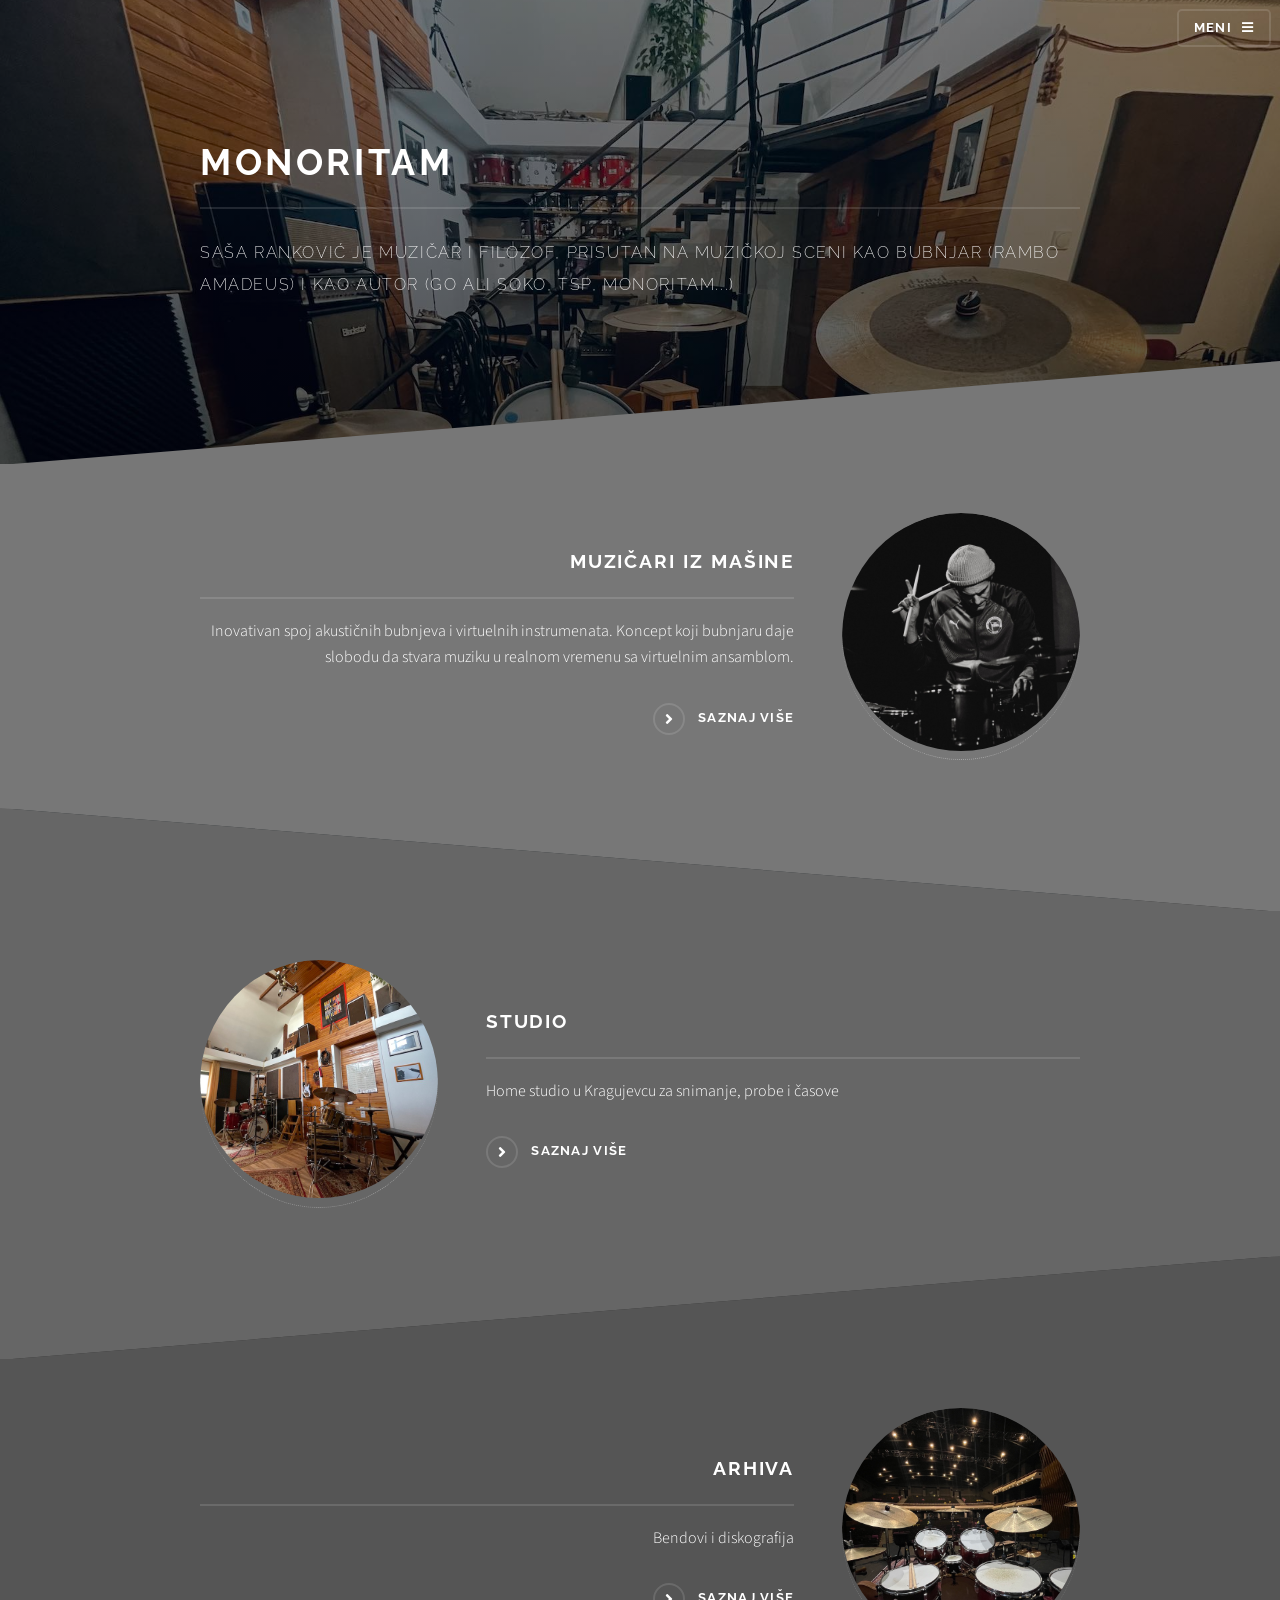
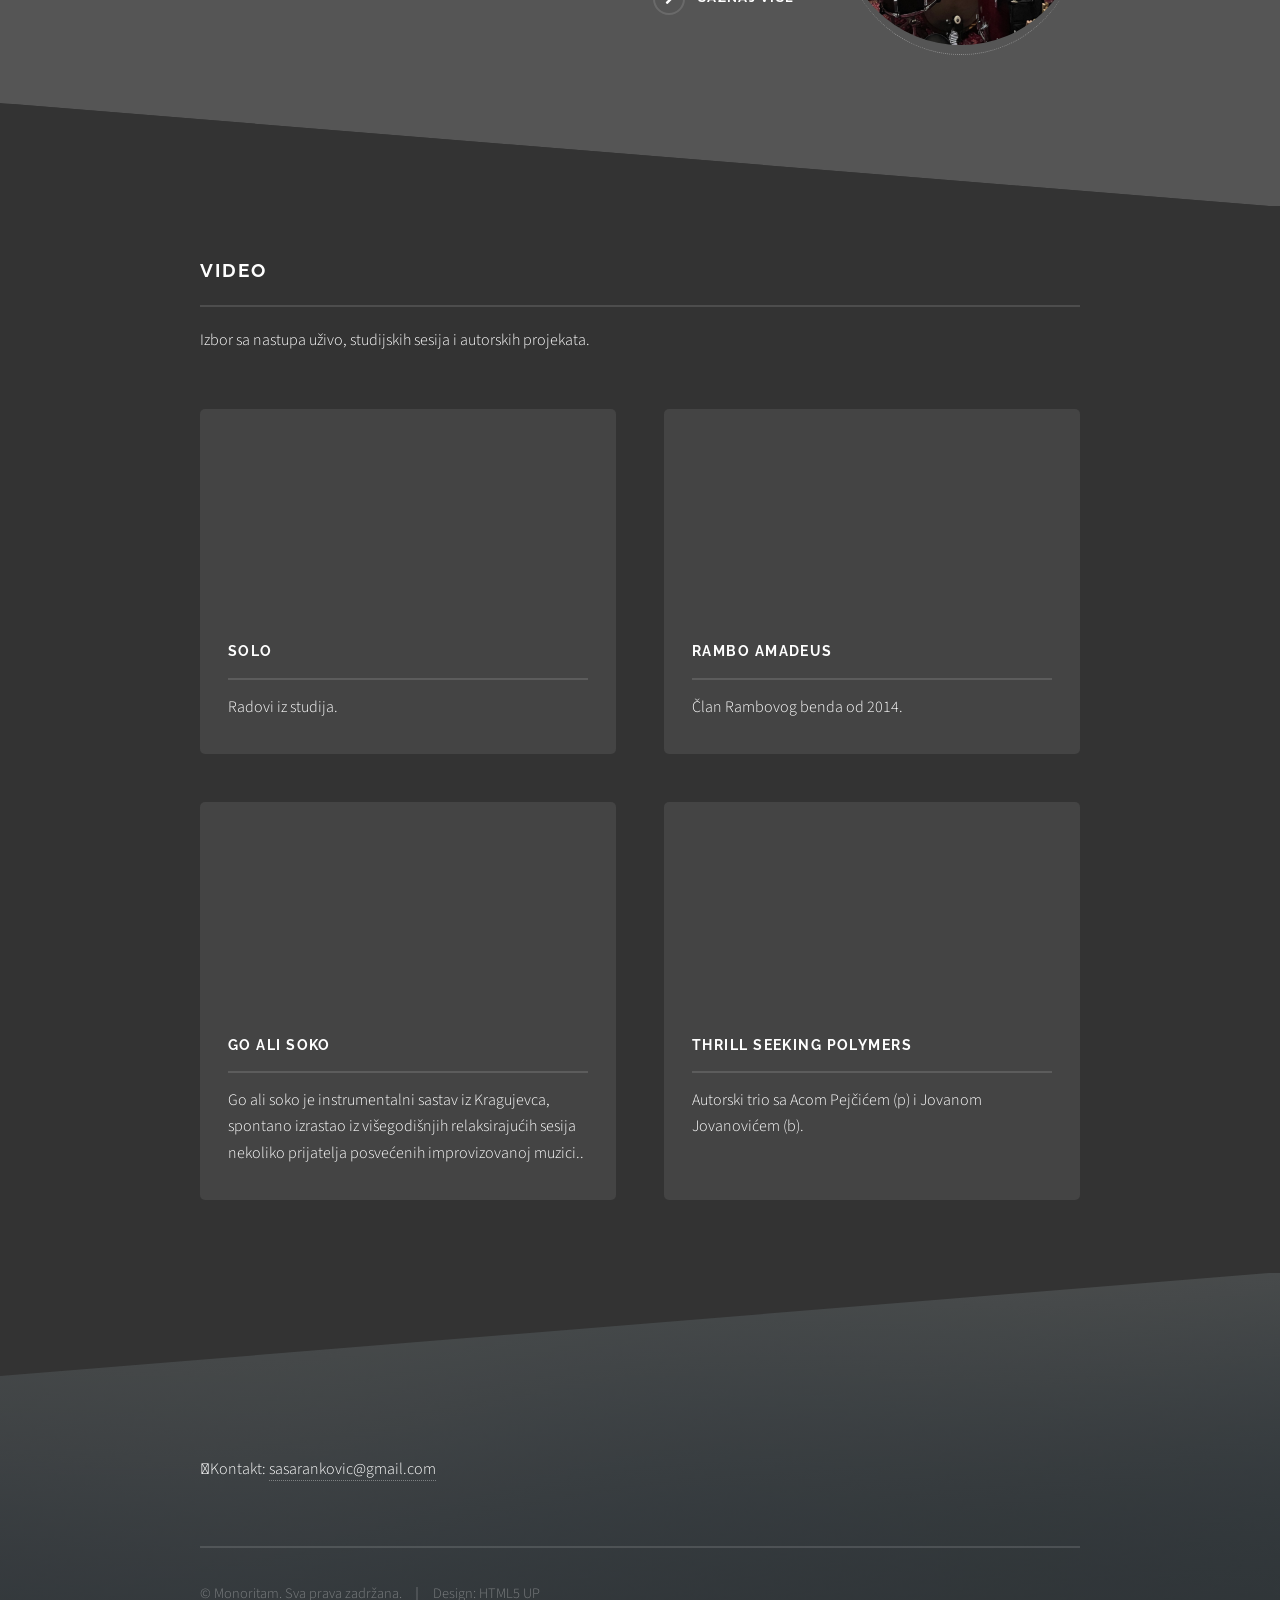
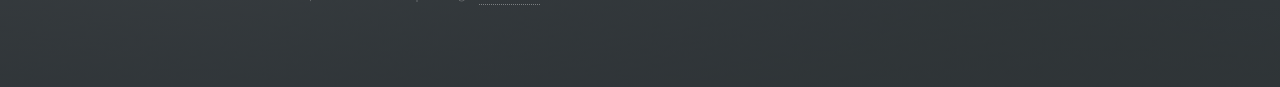
<file: index.html>
<!DOCTYPE HTML>
<html>
	<head>
		<title>Monoritam</title>
		<meta name="description" content="Monoritam - Saša Ranković, Rambo Amadeus bubnjar, muzičar, bubnjar,  filozof. Studio Monoritam, muzički projekti i časovi bubnjeva, Kragujevac jazz.">
		<meta charset="utf-8" />
		<meta name="viewport" content="width=device-width, initial-scale=1, user-scalable=no" />
		<link rel="stylesheet" href="assets/css/main.css" />
		<noscript><link rel="stylesheet" href="assets/css/noscript.css" /></noscript>
		
		<style>
			@media screen and (max-width: 736px) {
				#banner {
					background-image: linear-gradient(to bottom, rgba(0,0,0,0.5), rgba(0,0,0,0.8)), url('images/banner-mobile.jpg') !important;
					background-attachment: scroll !important;
					background-position: center !important;
				}
			}
		</style>
	</head>
	<body class="is-preload">

		<div id="page-wrapper">

				<header id="header" class="alt">
						<h1><a href="index.html">Monoritam</a></h1>
						<nav>
							<a href="#menu">Meni</a>
						</nav>
					</header>

				<nav id="menu">
						<div class="inner">
							<h2>Meni</h2>
							<ul class="links">
								<li><a href="index.html">Početna</a></li>
								<li><a href="muzicari-iz-masine.html">Muzičari iz mašine</a></li>
								<li><a href="english.html">English</a></li>
								<li><a href="studio.html">Studio</a></li>
								<li><a href="arhiva.html">Arhiva</a></li>
						
						</ul>
							<a href="#" class="close">Zatvori</a>
						</div>
					</nav>

				<section id="banner" style="background-image: linear-gradient(to bottom, rgba(0,0,0,0.5), rgba(0,0,0,0.8)), url('images/BubStudio.jpg'); background-size: cover; background-position: center; background-attachment: fixed;">
						<div class="inner">
							<div class="logo"></div>
							<h2>Monoritam</h2>
							<p>Saša Ranković je muzičar i filozof, prisutan na muzičkoj sceni kao bubnjar (Rambo Amadeus) i kao autor (Go ali soko, TSP, Monoritam...)</p>
						</div>
					</section>

				<section id="wrapper">

						<section id="one" class="wrapper spotlight style1">
								<div class="inner">
									<a href="muzicari-iz-masine.html" class="image"><img src="images/bubMasin.jpg" alt="" /></a>
									<div class="content">
										<h2 class="major">Muzičari iz mašine</h2>
										<p>Inovativan spoj akustičnih bubnjeva i virtuelnih instrumenata. Koncept koji bubnjaru daje slobodu da stvara muziku u realnom vremenu sa virtuelnim ansamblom.</p>
										<a href="muzicari-iz-masine.html" class="special">Saznaj više</a>
									</div>
								</div>
							</section>

						<section id="two" class="wrapper alt spotlight style2">
								<div class="inner">
									<a href="studio.html" class="image"><img src="images/studio.jpg" alt="" /></a>
									<div class="content">
										<h2 class="major">Studio</h2>
										<p>Home studio u Kragujevcu za snimanje, probe i časove</p>
										<a href="studio.html" class="special">Saznaj više</a>
									</div>
								</div>
							</section>

						<section id="three" class="wrapper spotlight style3">
								<div class="inner">
									<a href="arhiva.html" class="image"><img src="images/MtsBub2.jpg" alt="" /></a>
									<div class="content">
										<h2 class="major">Arhiva</h2>
										<p>Bendovi i diskografija</p>
										<a href="arhiva.html" class="special">Saznaj više</a>
									</div>
								</div>
							</section>

						<section id="four" class="wrapper alt style1">
								<div class="inner">
									<h2 class="major">Video</h2>
									<p>Izbor sa nastupa uživo, studijskih sesija i autorskih projekata.</p>
									<section class="features">
    <article>
        <div class="video-responsive">
            <iframe src="https://www.youtube.com/embed/videoseries?list=PLlaw_pXGDpD7uDyAuilOqmXToFWRZaVur" allowfullscreen></iframe>
        </div>
        <h3 class="major">Solo</h3>
        <p>Radovi iz studija.</p>
    </article>

    <article>
        <div class="video-responsive">
            <iframe src="https://www.youtube.com/embed/videoseries?list=PLlaw_pXGDpD5MK6qO1VsTW8T1uzrNeI2K" allowfullscreen></iframe>
        </div>
        <h3 class="major">Rambo Amadeus</h3>
        <p>Član Rambovog benda od 2014.</p>
    </article>

    <article>
        <div class="video-responsive">
            <iframe src="https://www.youtube.com/embed/videoseries?list=PLlaw_pXGDpD6ctUHUQae9AF-cF6DWubBv" allowfullscreen></iframe>
        </div>
        <h3 class="major">Go ali soko</h3>
        <p>Go ali soko je instrumentalni sastav iz Kragujevca, spontano izrastao iz  višegodišnjih relaksirajućih sesija nekoliko prijatelja posvećenih improvizovanoj muzici..</p>
    </article>

    <article>
        <div class="video-responsive">
            <iframe src="https://www.youtube.com/embed/videoseries?list=PLlaw_pXGDpD4Iazrkacsd0W5DD1XwKP1N" allowfullscreen></iframe>
        </div>
        <h3 class="major">Thrill Seeking Polymers</h3>
        <p>Autorski trio sa Acom Pejčićem (p) i Jovanom Jovanovićem (b).</p>
    </article>
</section>
								</div>
							</section>

					</section>

				<section id="footer">
						<div class="inner">
							<ul class="contact">
								<li class="icon solid fa-envelope">Kontakt: <a href="mailto:sasarankovic@gmail.com">sasarankovic@gmail.com</a></li>
							</ul>
							<ul class="copyright">
								<li>&copy; Monoritam. Sva prava zadržana.</li><li>Design: <a href="http://html5up.net">HTML5 UP</a></li>
							</ul>
						</div>
					</section>

			</div>

		<script src="assets/js/jquery.min.js"></script>
			<script src="assets/js/jquery.scrollex.min.js"></script>
			<script src="assets/js/browser.min.js"></script>
			<script src="assets/js/breakpoints.min.js"></script>
			<script src="assets/js/util.js"></script>
			<script src="assets/js/main.js"></script>

	</body>
</html>
</file>
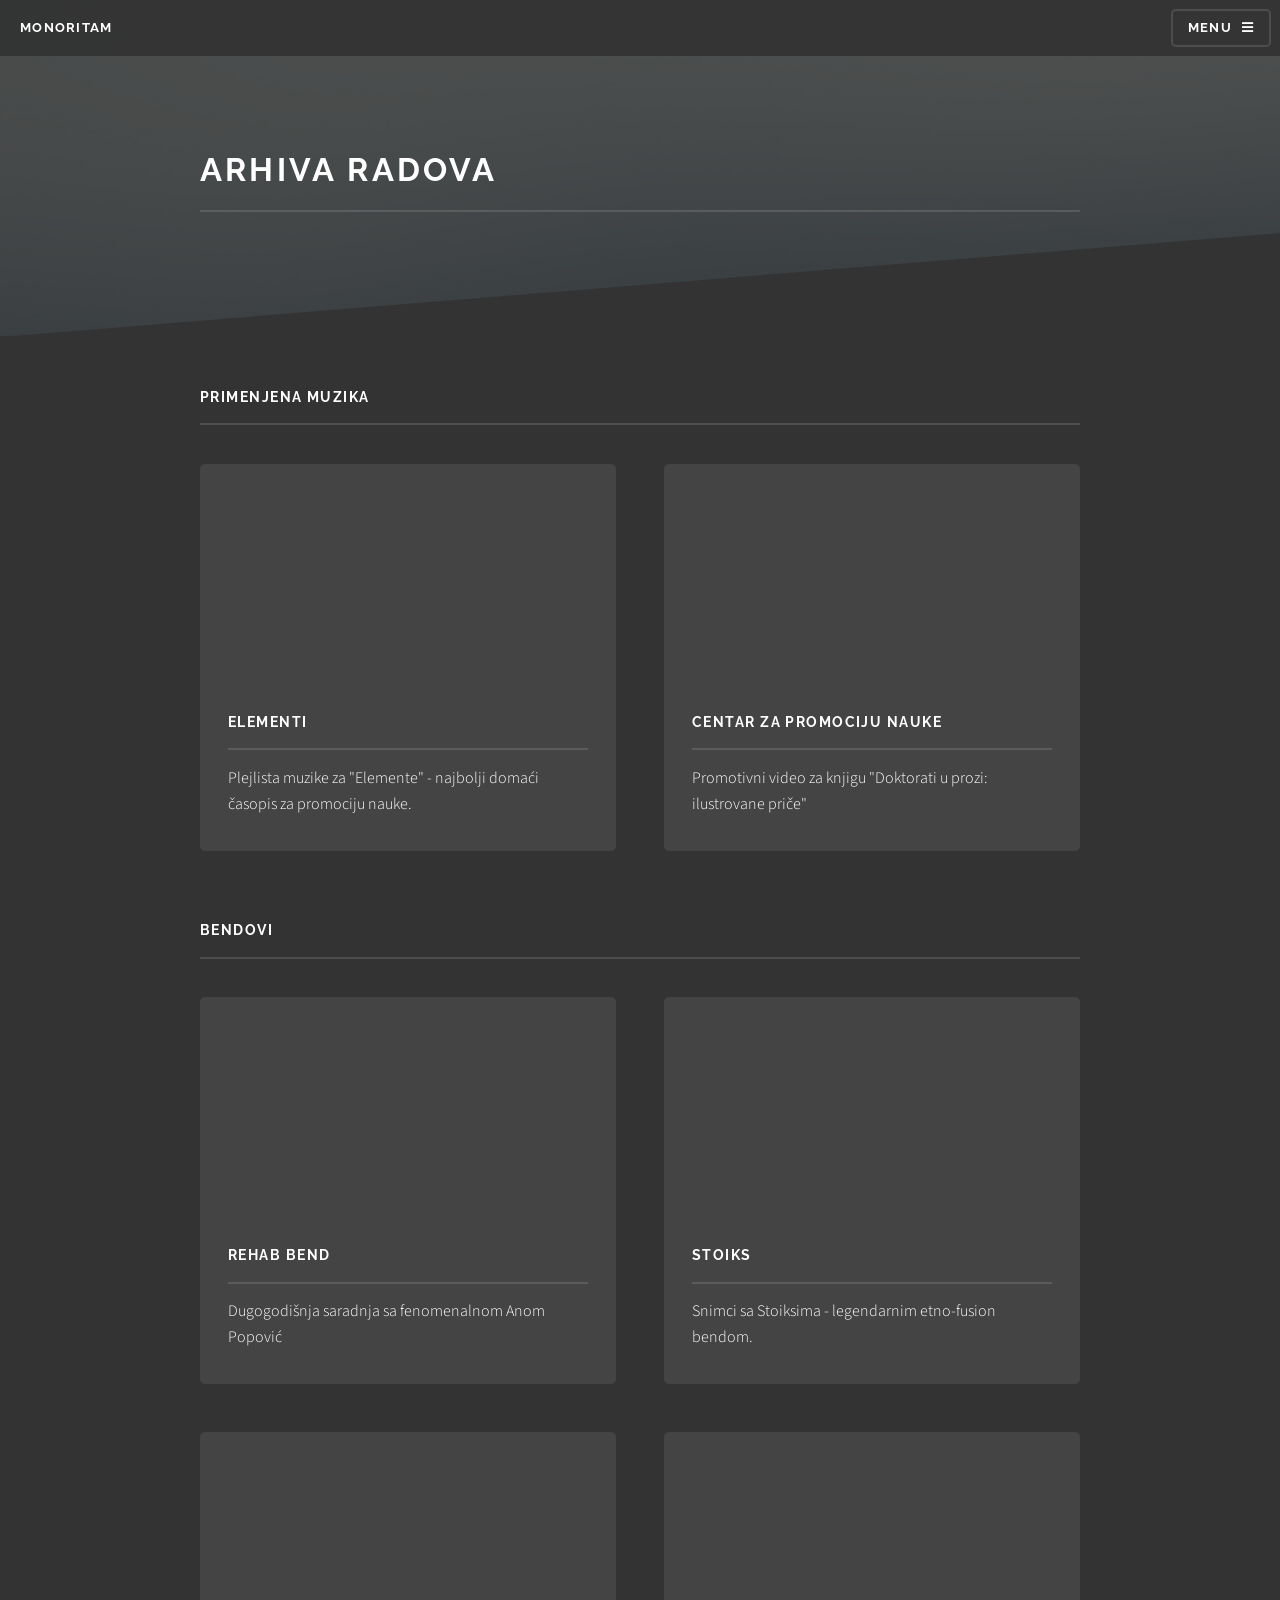
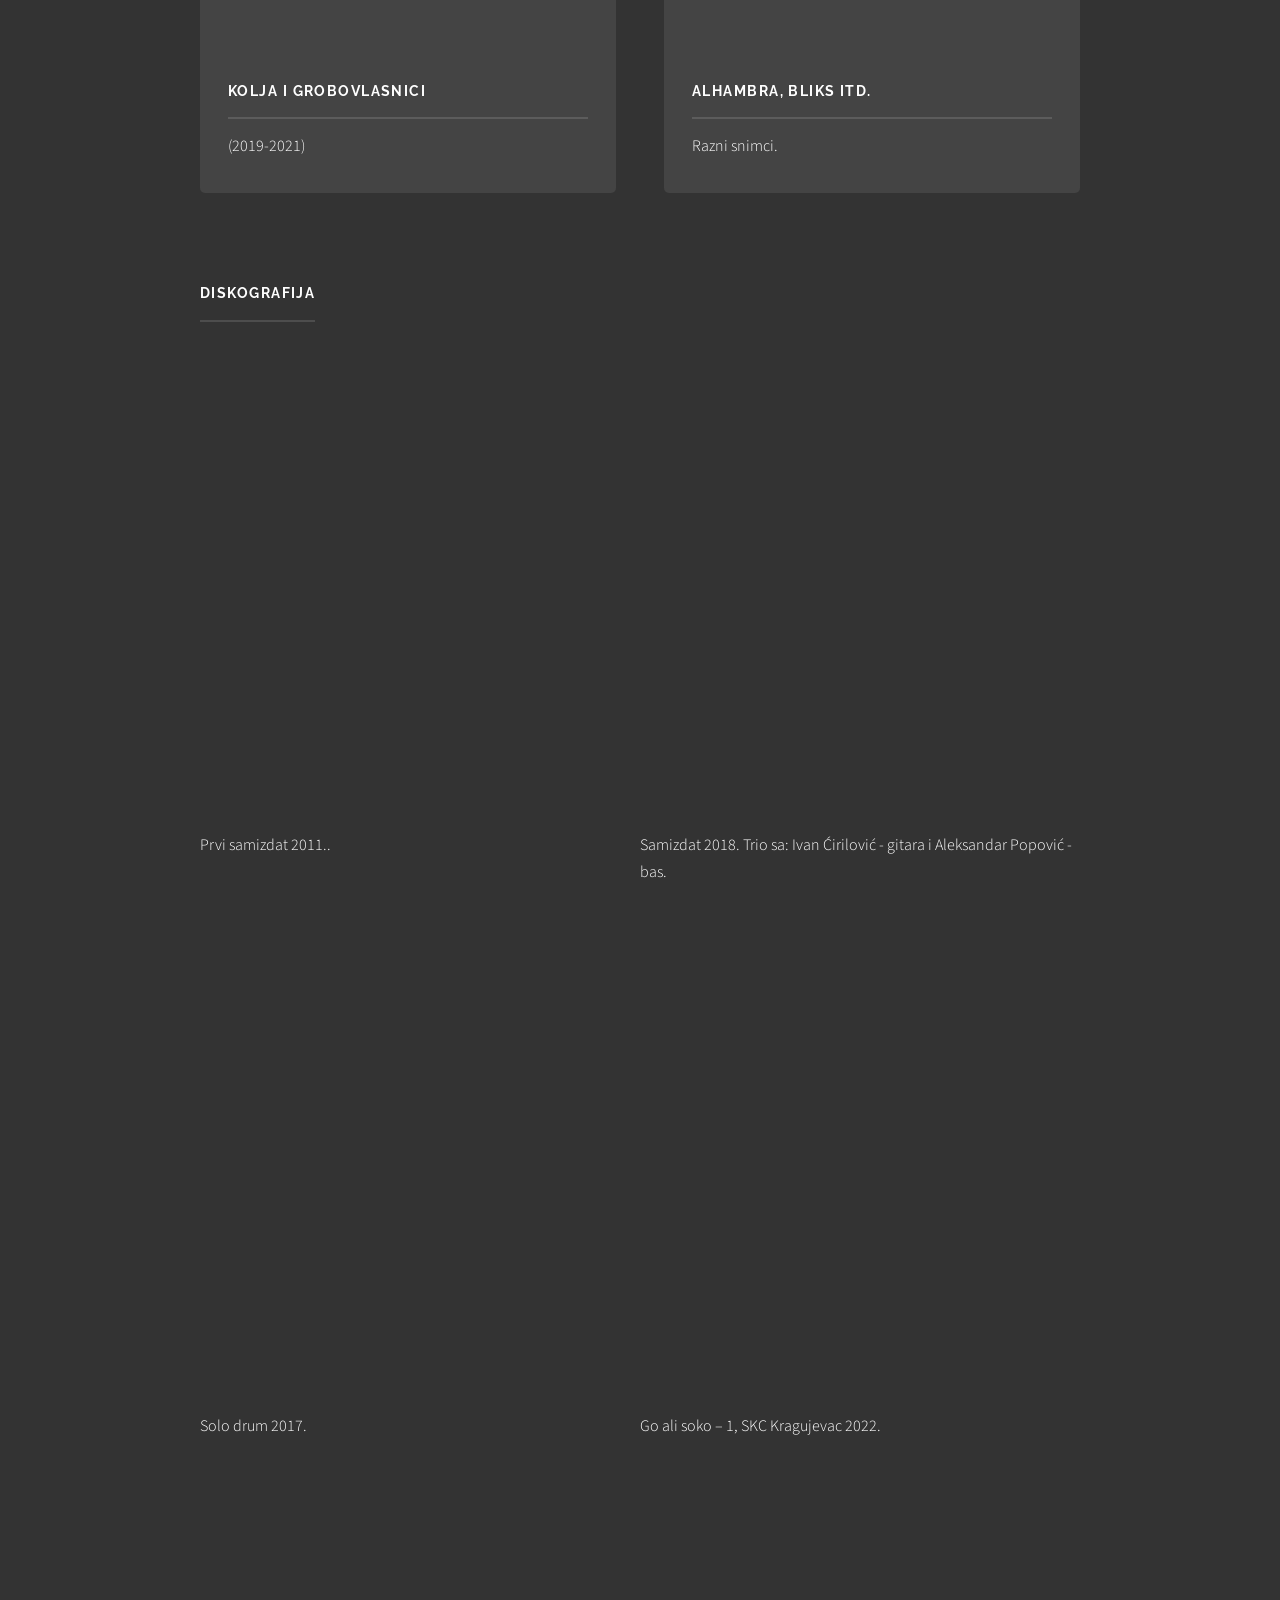
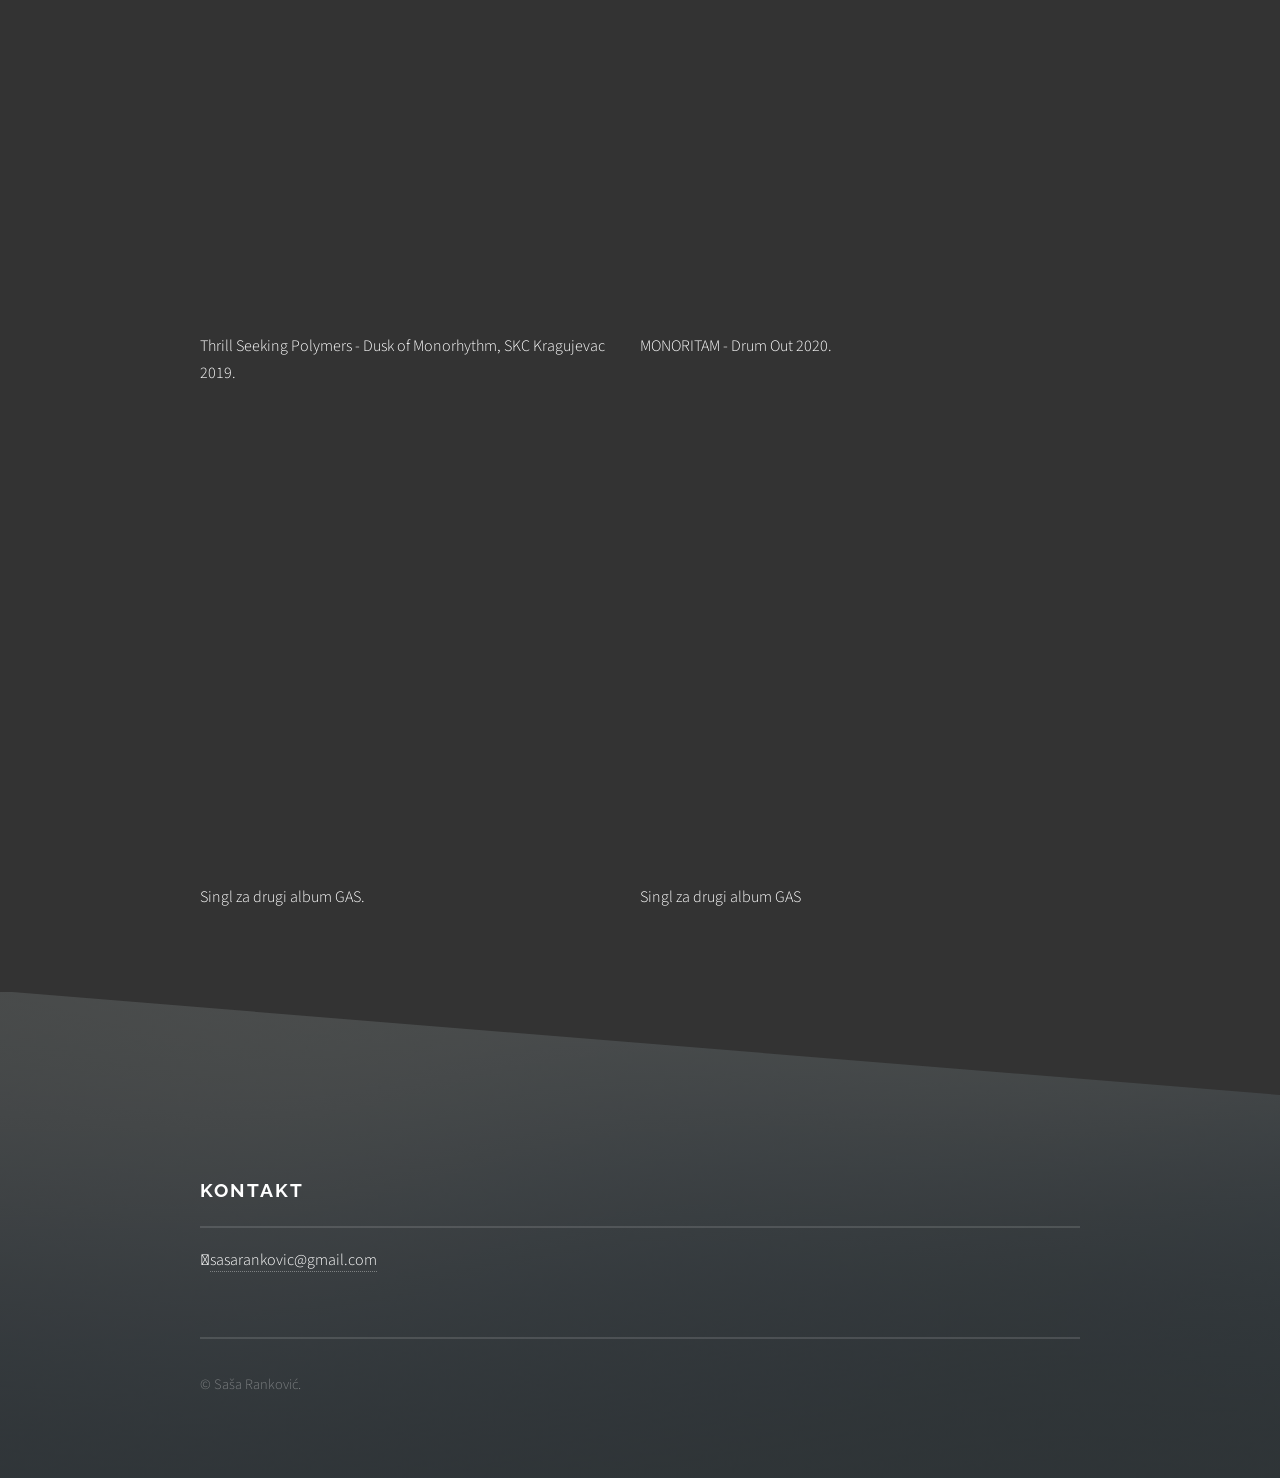
<file: arhiva.html>
<!DOCTYPE HTML>
<html>
	<head>
		<title>Arhiva | Monoritam</title>
		<meta charset="utf-8" />
		<meta name="viewport" content="width=device-width, initial-scale=1, user-scalable=no" />
		<link rel="stylesheet" href="assets/css/main.css" />
		<noscript><link rel="stylesheet" href="assets/css/noscript.css" /></noscript>
		<style>
			.video-container { position: relative; padding-bottom: 56.25%; height: 0; overflow: hidden; margin-bottom: 1em; }
			.video-container iframe { position: absolute; top: 0; left: 0; width: 100%; height: 100%; border: 0; }

		/* Popravka za mobilni */
    @media screen and (max-width: 736px) {
        .col-6 { width: 100% !important; margin-bottom: 2em !important; }
        .col-6 iframe { width: 100% !important; max-width: 100% !important; }
    }
		</style>
	</head>
	<body class="is-preload">

		<div id="page-wrapper">

			<header id="header">
				<h1><a href="index.html">monoritam</a></h1>
				<nav>
					<a href="#menu">Menu</a>
				</nav>
			</header>

			<nav id="menu">
				<div class="inner">
					<h2>Meni</h2>
					<ul class="links">
						<li><a href="index.html">Početna</a></li>
						<li><a href="muzicari_iz_masine.html">Muzičari_iz_mašine</a></li>
						<li><a href="english.html">English</a></li>
						<li><a href="studio.html">Studio</a></li>
						<li><a href="arhiva.html">Arhiva</a></li>
					</ul>
					<a href="#" class="close">Zatvori</a>
				</div>
			</nav>

			<section id="wrapper">
				<header>
					<div class="inner">
						<h2>Arhiva radova</h2>
					</div>
				</header>

				<div class="wrapper">
					<div class="inner">
						
						<h3 class="major">Primenjena muzika</h3>
						<section class="features">
							<article>
								<div class="video-container">
									<iframe src="https://www.youtube.com/embed/videoseries?list=PLlaw_pXGDpD67DzsRDNA4m0DpFeA_mYAO&si=GEuwMYJgZ43VUANn" allowfullscreen></iframe>
								</div>
								<h3 class="major">Elementi</h3>
								<p>Plejlista muzike za "Elemente" - najbolji domaći časopis za promociju nauke.</p>
							</article>
							<article>
								<div class="video-container">
									<iframe title="vimeo-player" src="https://player.vimeo.com/video/201629311?h=c405e992d2" width="640" height="360" frameborder="0" allowfullscreen></iframe>
								</div>
								<h3 class="major">Centar za promociju nauke</h3>
								<p>Promotivni video za knjigu "Doktorati u prozi: ilustrovane priče"</p>
							</article>
						</section>

						<h3 class="major" style="margin-top: 3em;">Bendovi</h3>
						<section class="features">
							<article>
								<div class="video-container">
									<iframe src="https://www.youtube.com/embed/videoseries?list=PLlaw_pXGDpD7qdNhB7cxbdWdPBhrK6Bo-&si=8vWKdSrt979fQhiH" allowfullscreen></iframe>
								</div>
								<h3 class="major">Rehab bend</h3>
								<p>Dugogodišnja saradnja sa fenomenalnom Anom Popović</p>
							</article>
							<article>
								<div class="video-container">
									<iframe src="https://www.youtube.com/embed/videoseries?list=PLlaw_pXGDpD60JRFIWcSUglRiF7fDB6Xc&si=1w9Ma9sVqexvya1O" allowfullscreen></iframe>
								</div>
								<h3 class="major">Stoiks</h3>
								<p>Snimci sa Stoiksima - legendarnim etno-fusion bendom.</p>
							</article>
							<article>
								<div class="video-container">
									<iframe src="https://www.youtube.com/embed/videoseries?list=PLlaw_pXGDpD6FZv7OTrXIkbGvMXD4ksvU&si=oM--8s9cUju4Mk6y" allowfullscreen></iframe>
								</div>
								<h3 class="major">Kolja i Grobovlasnici</h3>
								<p>(2019-2021)</p>
							</article>
							<article>
								<div class="video-container">
									<iframe src="https://www.youtube.com/embed/videoseries?list=PLlaw_pXGDpD6-jwP3cne016l6h-I2lWxz&si=dyYVF2eGZsTEIbym" allowfullscreen></iframe>
								</div>
								<h3 class="major">Alhambra, Bliks itd.</h3>
								<p>Razni snimci.</p>
							</article>
						</section>

						<section class="features" style="margin-top: 4em;">
    <h3 class="major">Diskografija</h3>
    <div class="row">
        
        <div class="col-6 col-12-medium">
			<iframe style="border: 0; width: 400px; height: 472px;" src="https://bandcamp.com/EmbeddedPlayer/album=1947708328/size=large/bgcol=ffffff/linkcol=0687f5/artwork=small/transparent=true/" seamless><a href="https://sasarankovic.bandcamp.com/album/obrasci">Obrasci by Saša Ranković</a></iframe>
            <p style="margin-top: 1em;">Prvi samizdat 2011..</p>
        </div>

        <div class="col-6 col-12-medium">
			<iframe style="border: 0; width: 400px; height: 472px;" src="https://bandcamp.com/EmbeddedPlayer/album=2194703579/size=large/bgcol=ffffff/linkcol=0687f5/artwork=small/transparent=true/" seamless><a href="https://sasarankovic.bandcamp.com/album/trio">Trio by Saša Ranković</a></iframe>
            <p style="margin-top: 1em;">Samizdat 2018. Trio sa: Ivan Ćirilović - gitara i Aleksandar Popović - bas.</p>
        </div>

        <div class="col-6 col-12-medium">
			<iframe style="border: 0; width: 400px; height: 472px;" src="https://bandcamp.com/EmbeddedPlayer/album=1280254687/size=large/bgcol=ffffff/linkcol=0687f5/artwork=small/transparent=true/" seamless><a href="https://sasarankovic.bandcamp.com/album/drums-philosophy">Drums &amp; Philosophy by Saša Ranković</a></iframe>
            <p style="margin-top: 1em;">Solo drum 2017.</p>
        </div>

        <div class="col-6 col-12-medium">
			<iframe style="border: 0; width: 400px; height: 472px;" src="https://bandcamp.com/EmbeddedPlayer/album=2483109110/size=large/bgcol=ffffff/linkcol=0687f5/artwork=small/transparent=true/" seamless><a href="https://goalisoko.bandcamp.com/album/1-album">1 (Album) by GO ALI SOKO</a></iframe>
            <p style="margin-top: 1em;">Go ali soko – 1, SKC Kragujevac 2022.</p>
        </div>

		 <div class="col-6 col-12-medium">
			<iframe style="border: 0; width: 400px; height: 437px;" src="https://bandcamp.com/EmbeddedPlayer/album=2512575581/size=large/bgcol=ffffff/linkcol=0687f5/artwork=small/transparent=true/" seamless><a href="https://sasarankovic.bandcamp.com/album/dusk-of-monorhythm">Dusk of Monorhythm by Thrill Seeking Polymers</a></iframe>
            <p style="margin-top: 1em;">Thrill Seeking Polymers - Dusk of Monorhythm, SKC Kragujevac 2019.</p>
        </div>

        <div class="col-6 col-12-medium">
			<iframe style="border: 0; width: 400px; height: 437px;" src="https://bandcamp.com/EmbeddedPlayer/album=1785476707/size=large/bgcol=ffffff/linkcol=0687f5/artwork=small/transparent=true/" seamless><a href="https://sasarankovic.bandcamp.com/album/monoritam-drum-out">MONORITAM - Drum Out by Saša Ranković</a></iframe>
            <p style="margin-top: 1em;">MONORITAM - Drum Out 2020.</p>
        </div>
		
         <div class="col-6 col-12-medium">
			<iframe style="border: 0; width: 350px; height: 442px;" src="https://bandcamp.com/EmbeddedPlayer/track=3441137203/size=large/bgcol=ffffff/linkcol=0687f5/tracklist=false/transparent=true/" seamless><a href="https://goalisoko.bandcamp.com/track/tehnikalija">Tehnikalija by GO ALI SOKO</a></iframe>
            <p style="margin-top: 1em;">Singl za drugi album GAS.</p>
        </div>

 <div class="col-6 col-12-medium">
			<iframe style="border: 0; width: 350px; height: 442px;" src="https://bandcamp.com/EmbeddedPlayer/track=2379763942/size=large/bgcol=ffffff/linkcol=0687f5/tracklist=false/transparent=true/" seamless><a href="https://goalisoko.bandcamp.com/track/u-pola-7-kod-rifa">U pola 7 kod rifa by GO ALI SOKO</a></iframe>
            <p style="margin-top: 1em;">Singl za drugi album GAS</p>
        </div>
		
    </div>
</section>

					</div>
				</div>
			</section>

			<section id="footer">
				<div class="inner">
					<h2 class="major">Kontakt</h2>
					<ul class="contact">
						<li class="icon solid fa-envelope"><a href="mailto:sasarankovic@gmail.com">sasarankovic@gmail.com</a></li>
					</ul>
					<ul class="copyright">
						<li>&copy; Saša Ranković.</li>
					</ul>
				</div>
			</section>

		</div>

		<script src="assets/js/jquery.min.js"></script>
		<script src="assets/js/jquery.scrollex.min.js"></script>
		<script src="assets/js/browser.min.js"></script>
		<script src="assets/js/breakpoints.min.js"></script>
		<script src="assets/js/util.js"></script>
		<script src="assets/js/main.js"></script>

	</body>
</html>
</file>
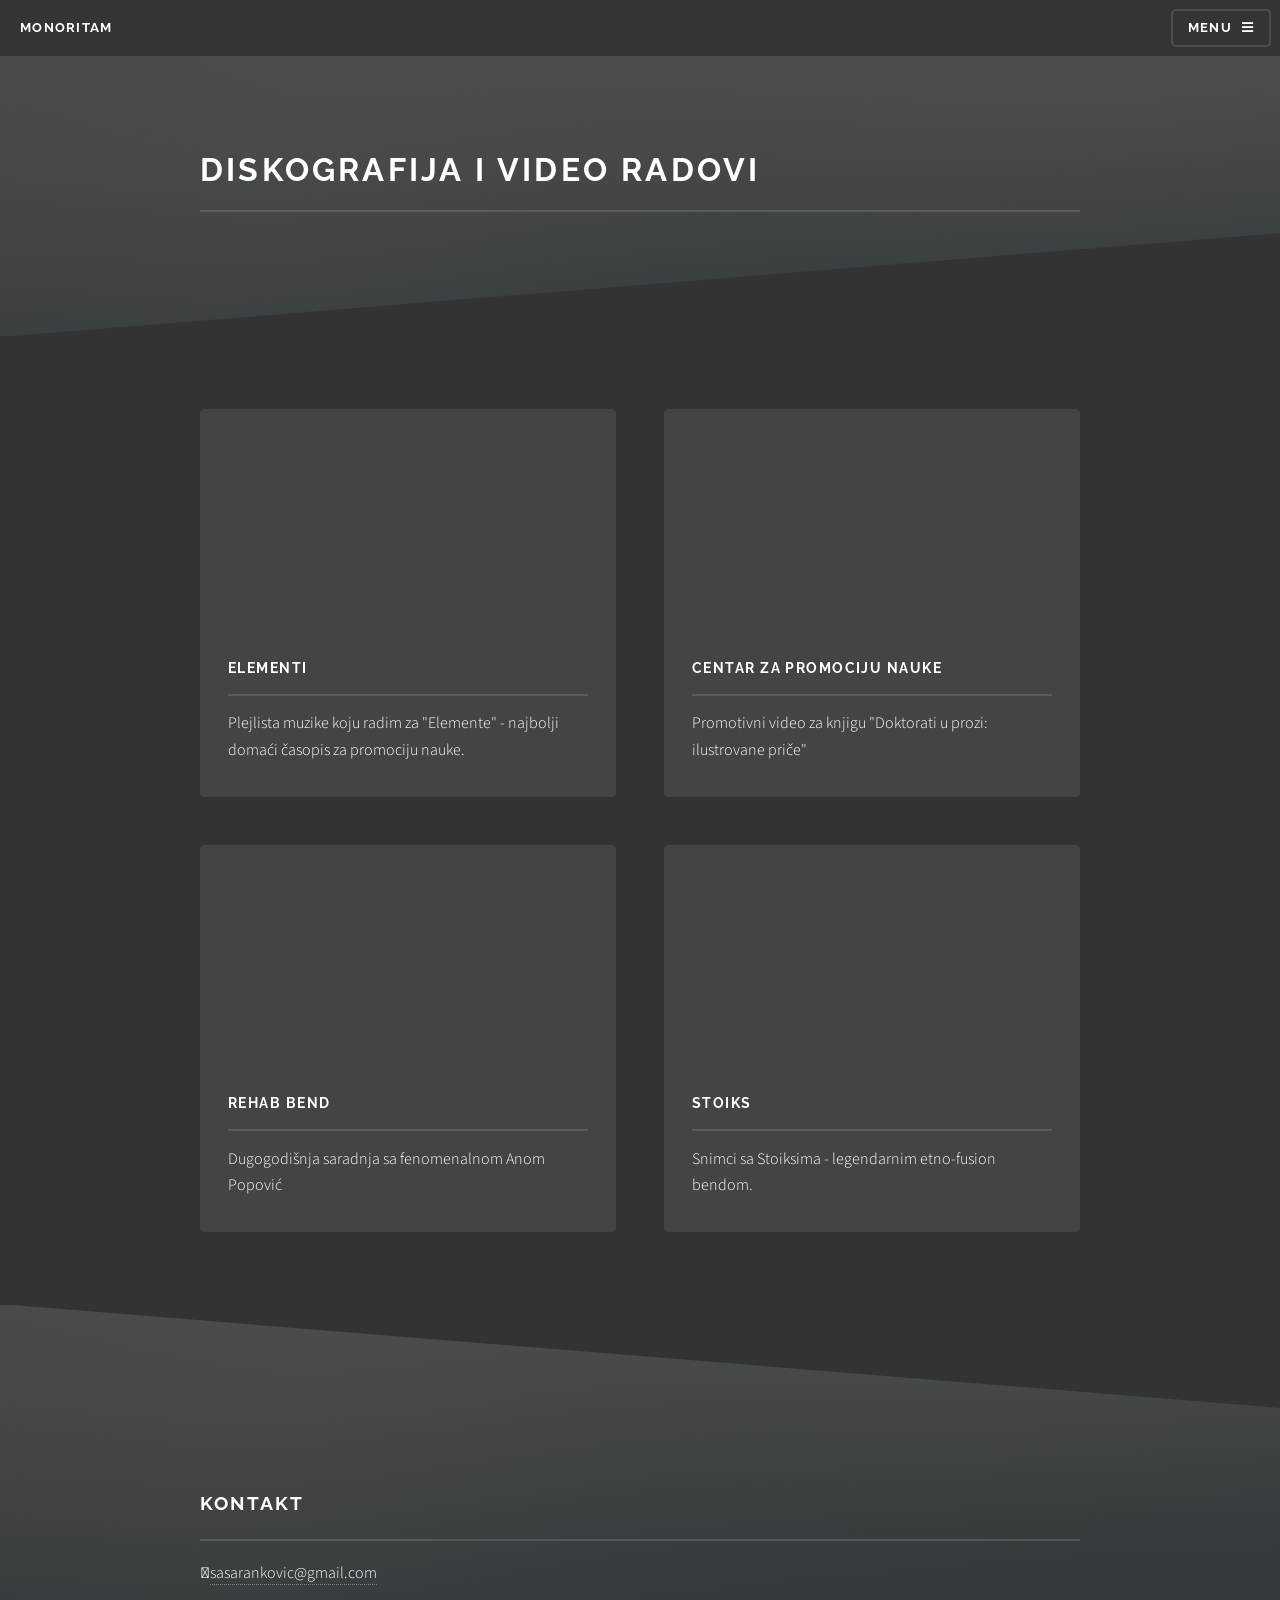
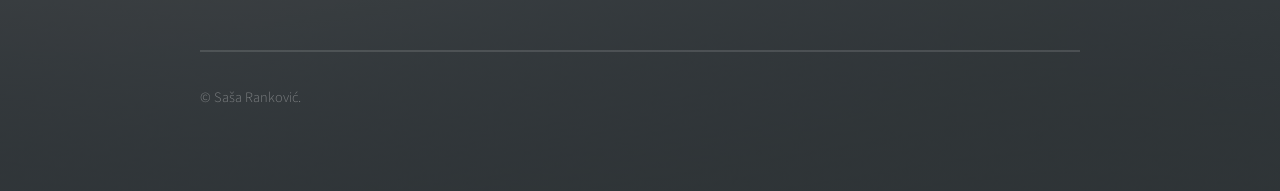
<file: diskografija.html>
<!DOCTYPE HTML>
<html>
	<head>
		<title>Diskografija | Monoritam</title>
		<meta charset="utf-8" />
		<meta name="viewport" content="width=device-width, initial-scale=1, user-scalable=no" />
		<link rel="stylesheet" href="assets/css/main.css" />
		<noscript><link rel="stylesheet" href="assets/css/noscript.css" /></noscript>
		<style>
			.video-container { position: relative; padding-bottom: 56.25%; height: 0; overflow: hidden; margin-bottom: 1em; }
			.video-container iframe { position: absolute; top: 0; left: 0; width: 100%; height: 100%; border: 0; }
		</style>
	</head>
	<body class="is-preload">

		<div id="page-wrapper">

			<header id="header">
				<h1><a href="index.html">monoritam</a></h1>
				<nav>
					<a href="#menu">Menu</a>
				</nav>
			</header>

			<nav id="menu">
				<div class="inner">
					<h2>Meni</h2>
					<ul class="links">
						<li><a href="index.html">Početna</a></li>
						<li><a href="muzicari_iz_masine.html">Muzičari_iz_mašine</a></li>
						<li><a href="english.html">English</a></li>
						<li><a href="studio.html">Studio</a></li>
						<li><a href="diskografija.html">Diskografija</a></li>
					</ul>
					<a href="#" class="close">Zatvori</a>
				</div>
			</nav>

			<section id="wrapper">
				<header>
					<div class="inner">
						<h2>Diskografija i video radovi</h2>
					</div>
				</header>

				<div class="wrapper">
					<div class="inner">
						
						<!-- Grid sekcija za videe -->
						<section class="features">
							
							<!-- Video 1 -->
							<article>
								<div class="video-container">
									<iframe src="https://www.youtube.com/embed/videoseries?list=PLlaw_pXGDpD67DzsRDNA4m0DpFeA_mYAO&si=GEuwMYJgZ43VUANn" allowfullscreen></iframe>
								</div>
								<h3 class="major">Elementi</h3>
								<p>Plejlista muzike koju radim za "Elemente" - najbolji domaći časopis za promociju nauke.</p>
							</article>

							<!-- Video 2 -->
							<article>
								<div class="video-container">
									<iframe title="vimeo-player" src="https://player.vimeo.com/video/201629311?h=c405e992d2" width="640" height="360" frameborder="0" referrerpolicy="strict-origin-when-cross-origin" allow="autoplay; fullscreen; picture-in-picture; clipboard-write; encrypted-media; web-share"   allowfullscreen></iframe>
								</div>
								<h3 class="major">Centar za promociju nauke</h3>
								<p>Promotivni video za knjigu "Doktorati u prozi: ilustrovane priče"</p>
							</article>
<!-- Video 3 -->
							
							<article>
								<div class="video-container">
									<iframe src="https://www.youtube.com/embed/videoseries?list=PLlaw_pXGDpD7qdNhB7cxbdWdPBhrK6Bo-&si=8vWKdSrt979fQhiH" allowfullscreen></iframe>
								</div>
								<h3 class="major">Rehab bend</h3>
								<p>Dugogodišnja saradnja sa fenomenalnom Anom Popović</p>
							</article>
		<!-- Video 4 -->					
<article>
								<div class="video-container">
									<iframe src="https://www.youtube.com/embed/videoseries?list=PLlaw_pXGDpD60JRFIWcSUglRiF7fDB6Xc&si=1w9Ma9sVqexvya1O" allowfullscreen></iframe>
								</div>
								<h3 class="major">Stoiks</h3>
								<p>Snimci sa Stoiksima - legendarnim etno-fusion bendom.</p>
							</article>
						</section>

					</div>
				</div>
			</section>

			<section id="footer">
				<div class="inner">
					<h2 class="major">Kontakt</h2>
					<ul class="contact">
						<li class="icon solid fa-envelope"><a href="mailto:sasarankovic@gmail.com">sasarankovic@gmail.com</a></li>
					</ul>
					<ul class="copyright">
						<li>&copy; Saša Ranković.</li>
					</ul>
				</div>
			</section>

		</div>

		<script src="assets/js/jquery.min.js"></script>
		<script src="assets/js/jquery.scrollex.min.js"></script>
		<script src="assets/js/browser.min.js"></script>
		<script src="assets/js/breakpoints.min.js"></script>
		<script src="assets/js/util.js"></script>
		<script src="assets/js/main.js"></script>

	</body>
</html>
</file>
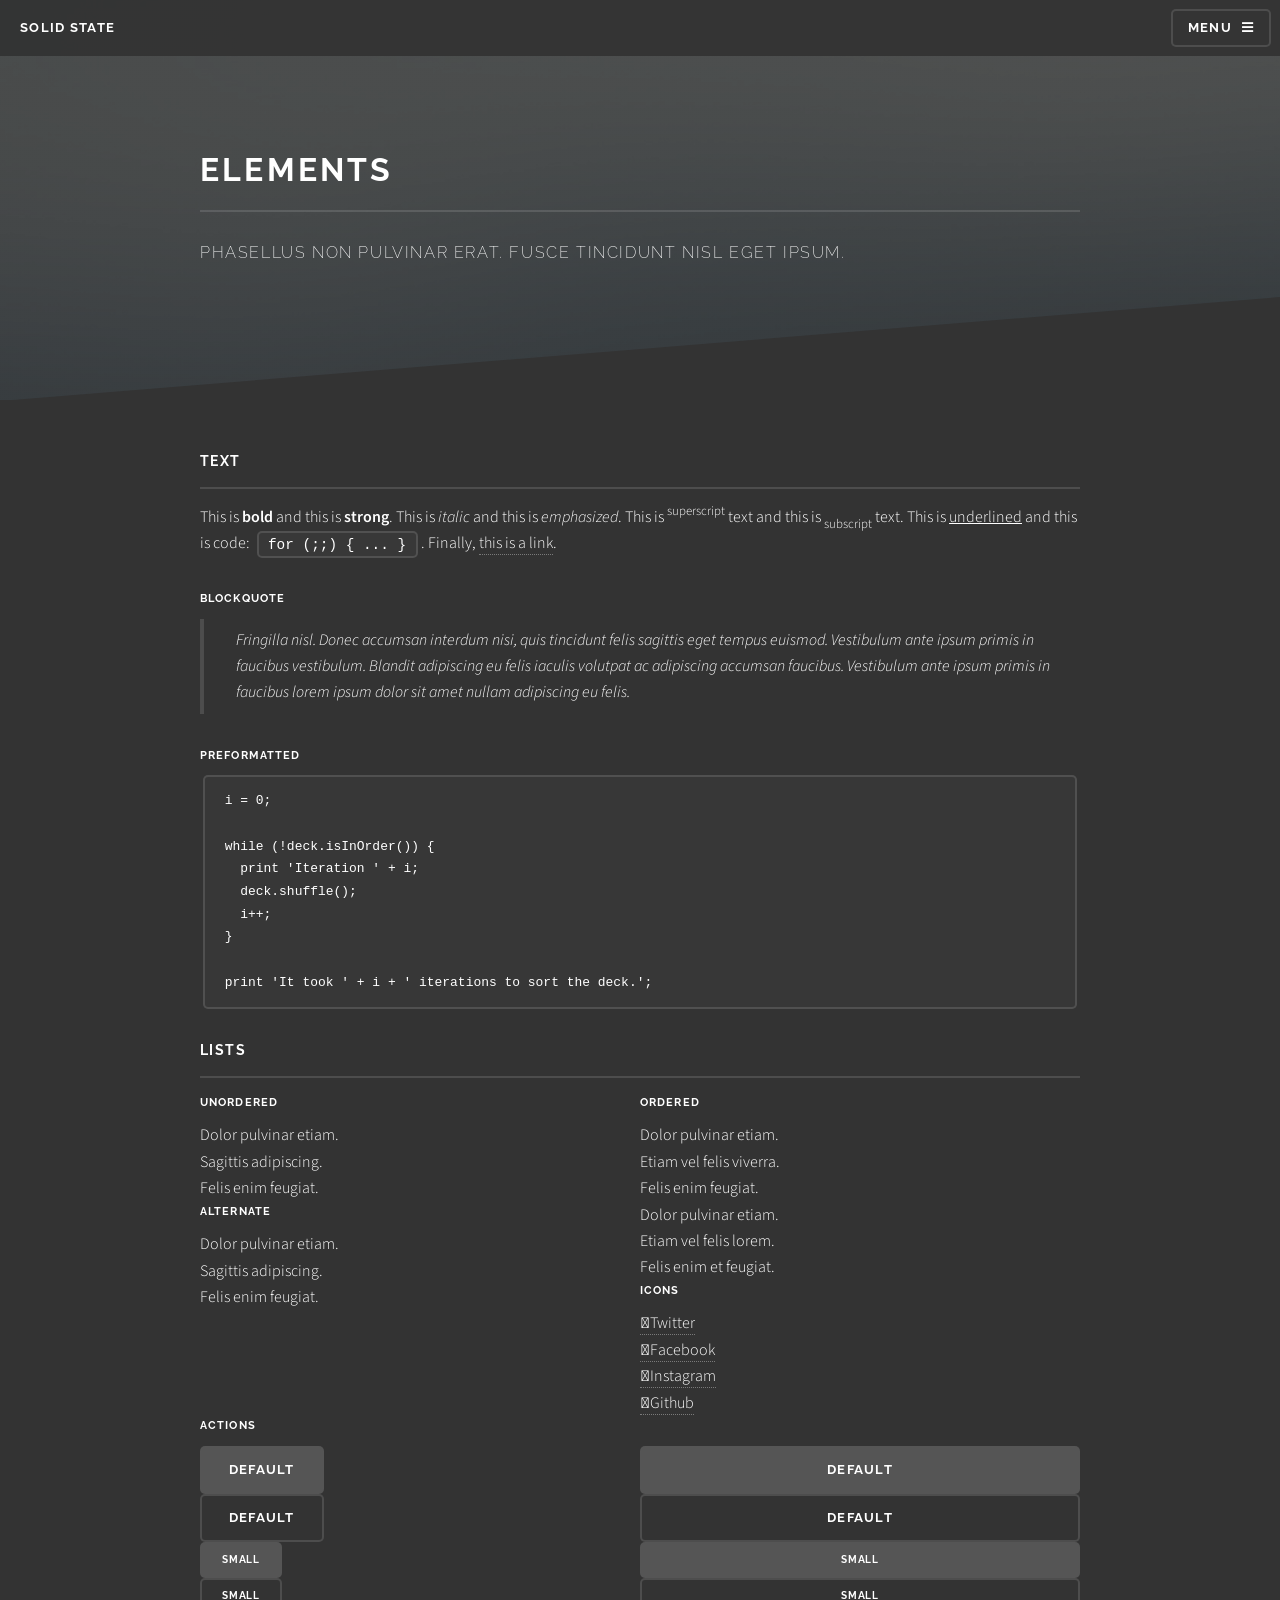
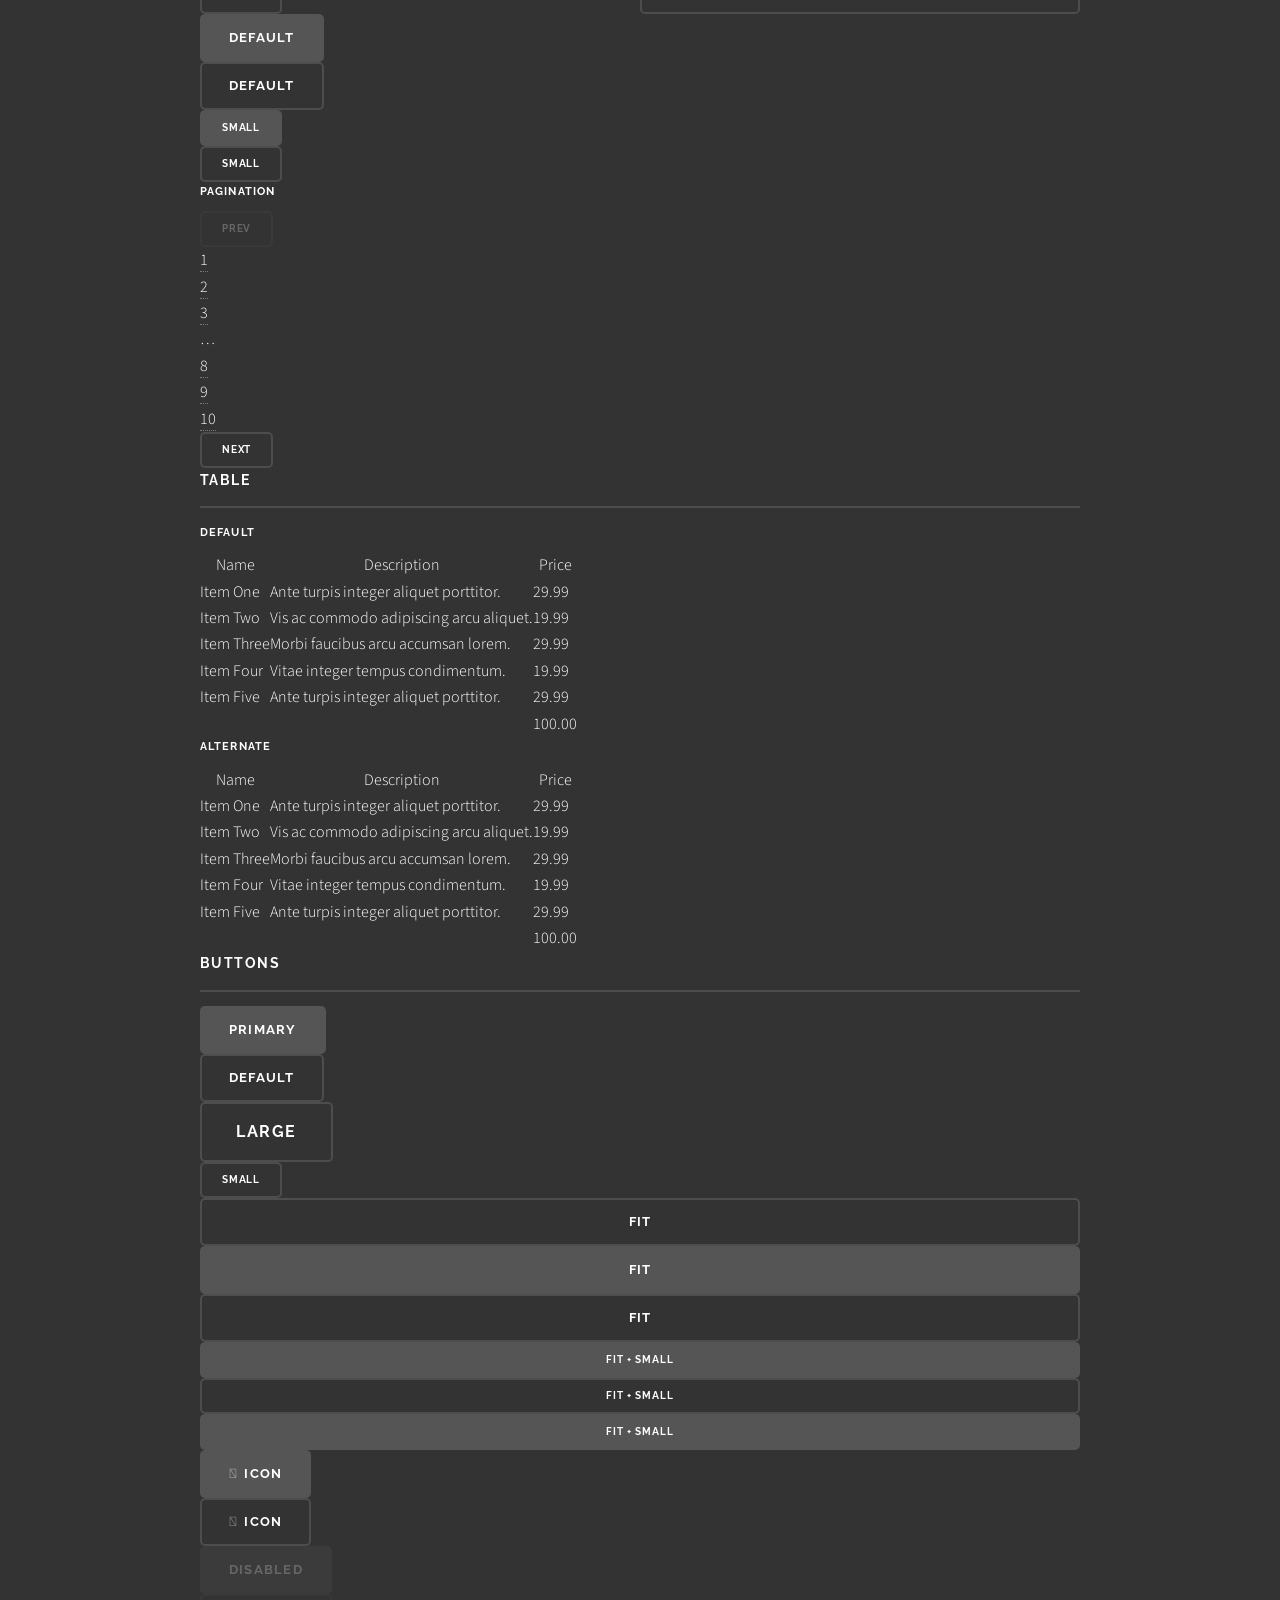
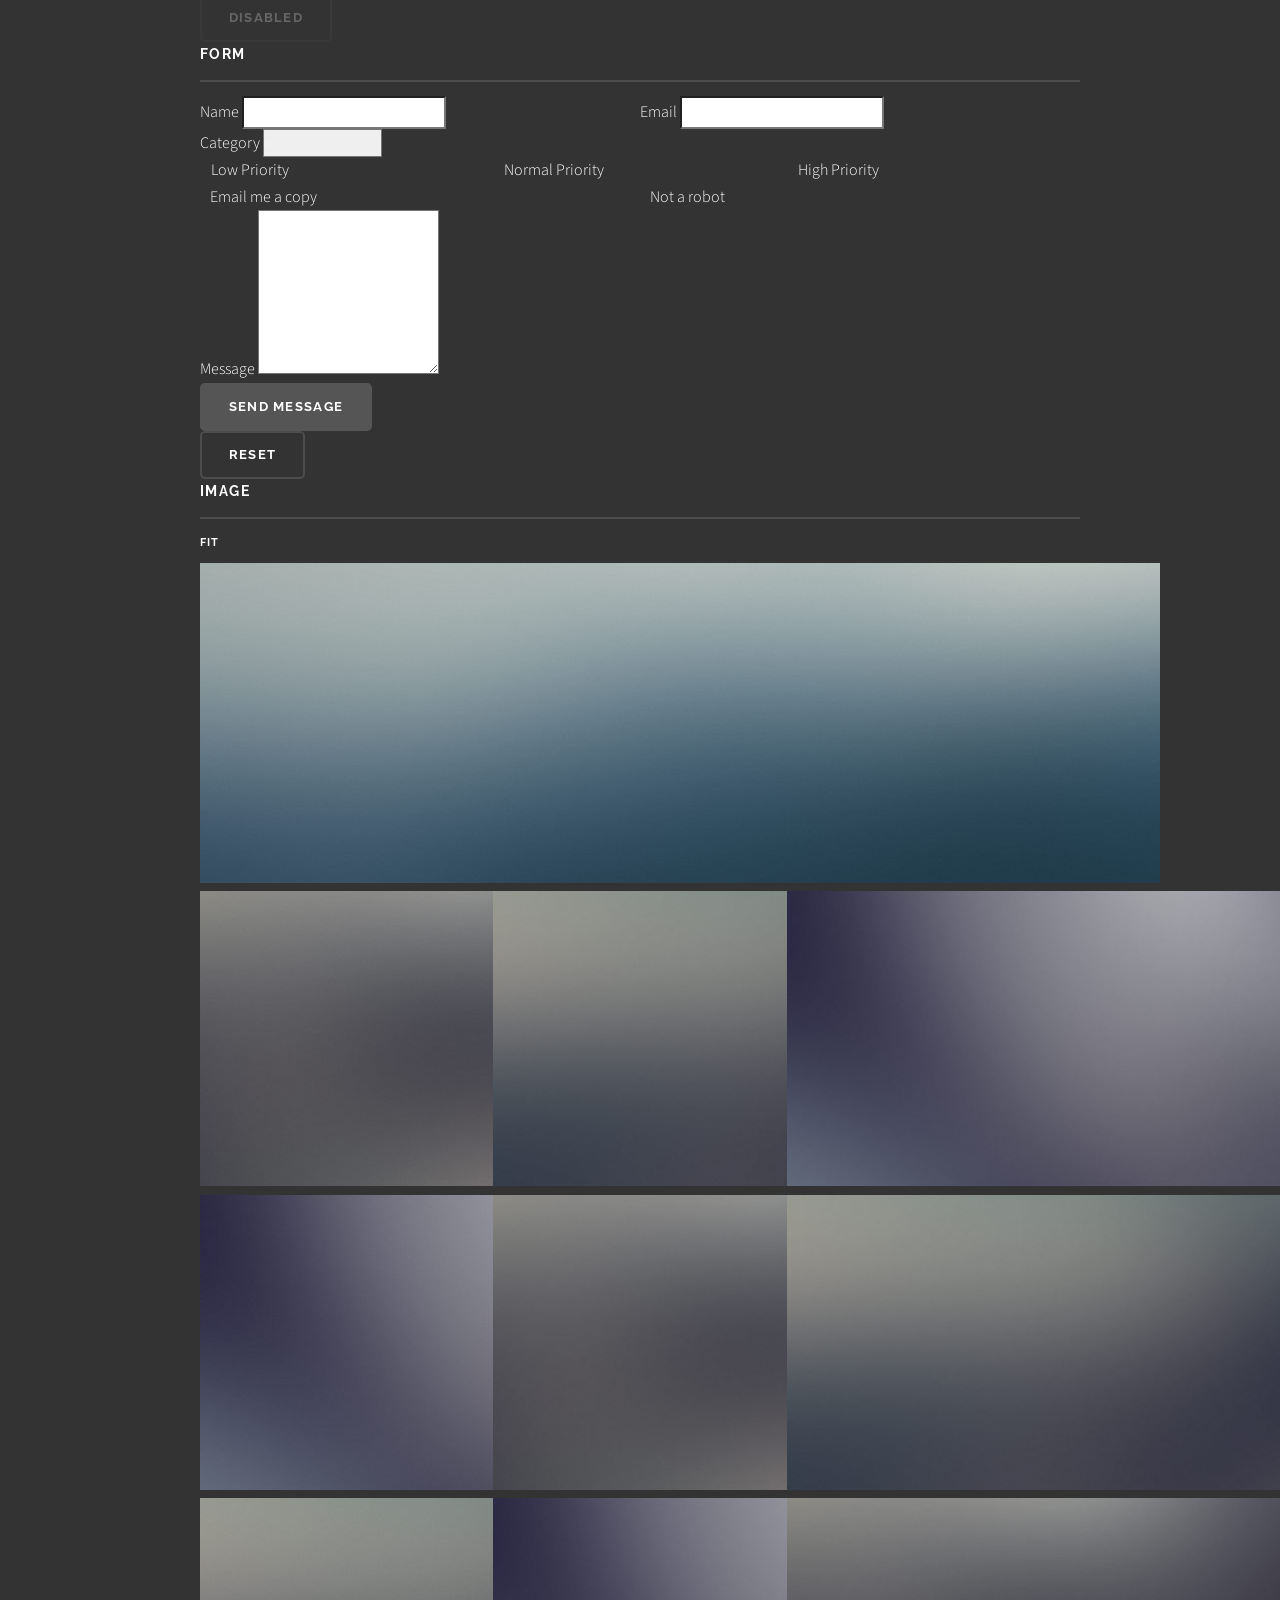
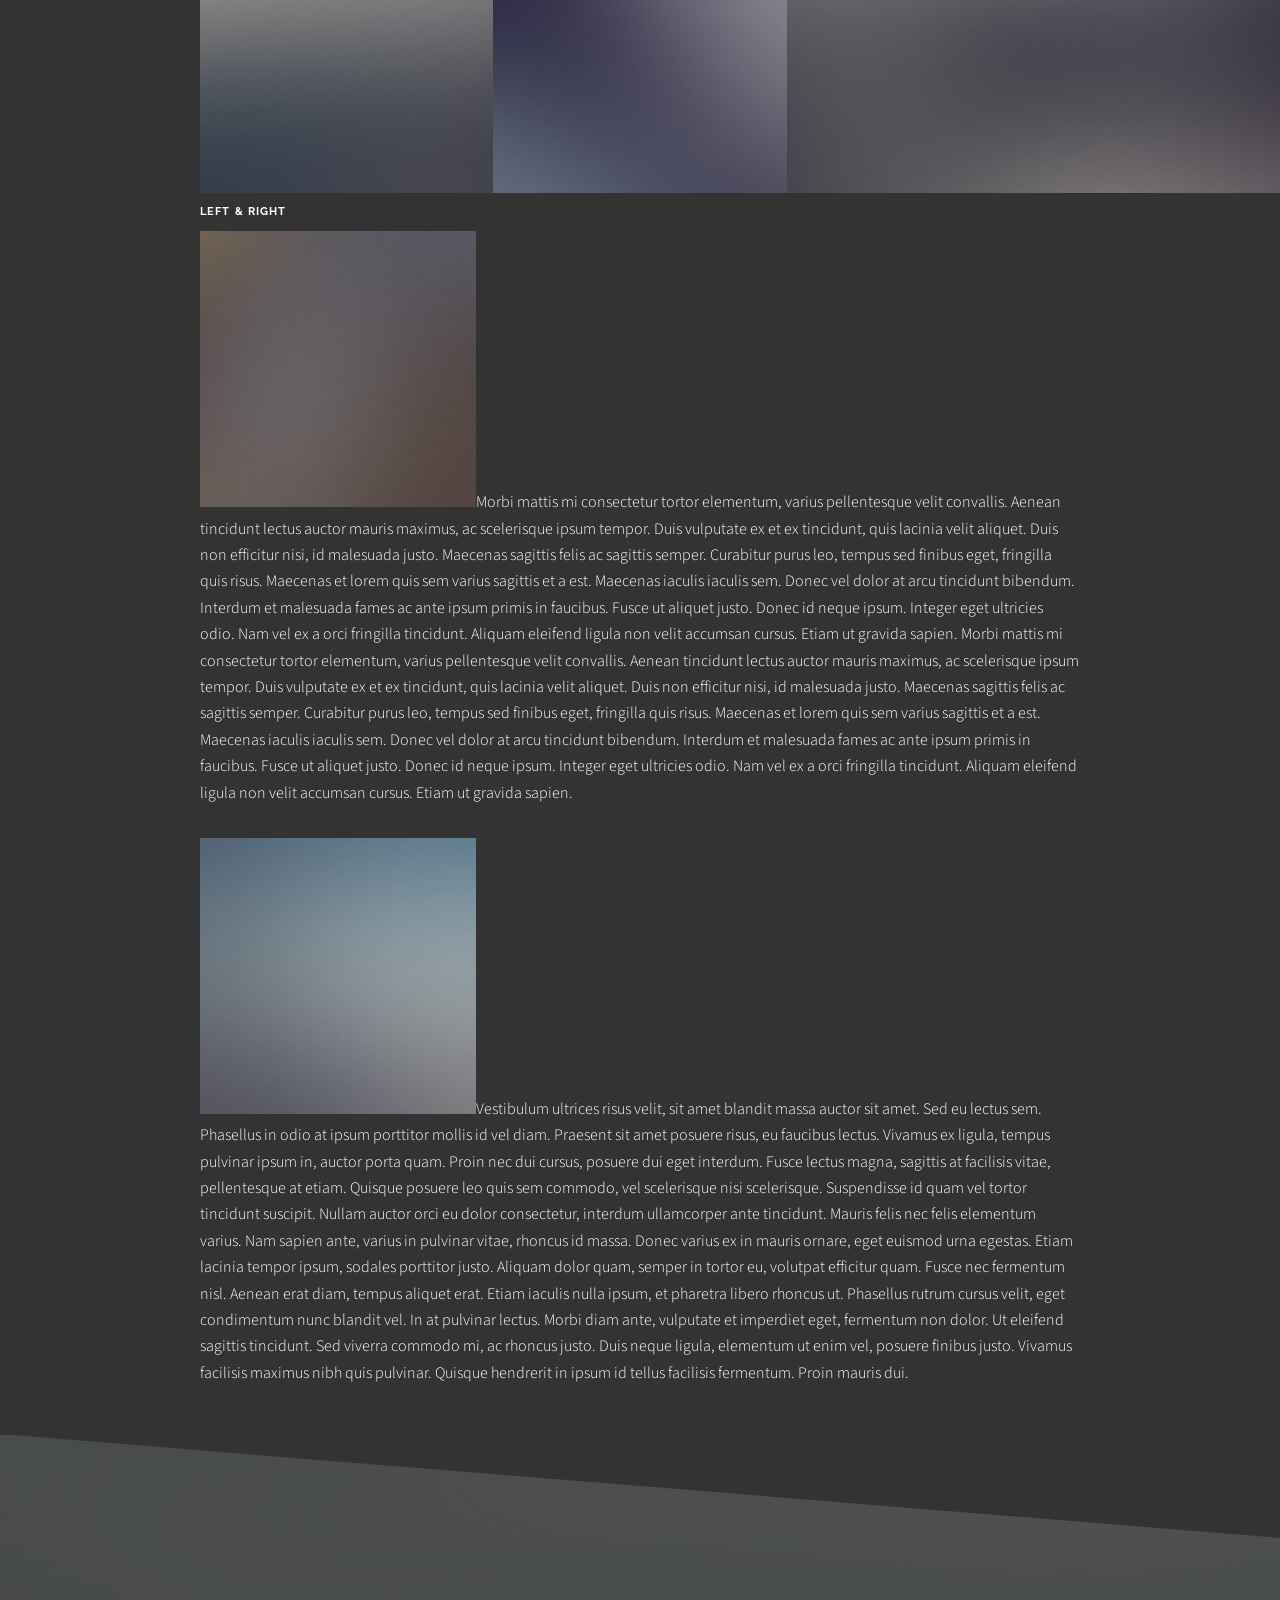
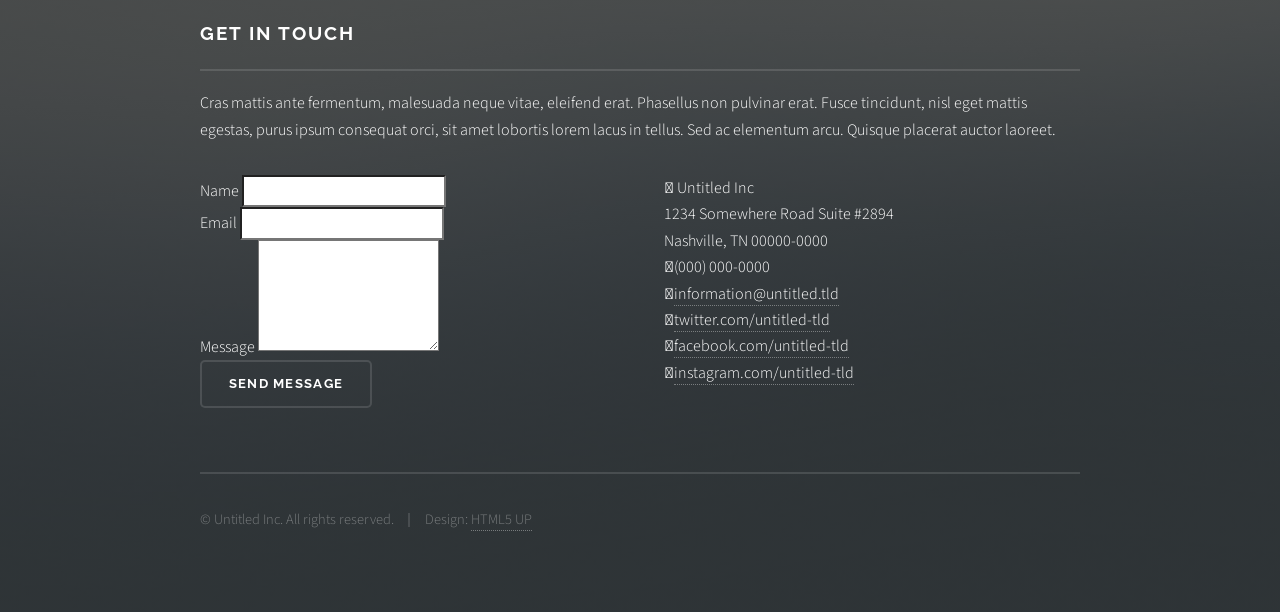
<file: elements.html>
<!DOCTYPE HTML>
<!--
	Solid State by HTML5 UP
	html5up.net | @ajlkn
	Free for personal and commercial use under the CCA 3.0 license (html5up.net/license)
-->
<html>
	<head>
		<title>Elements - Solid State by HTML5 UP</title>
		<meta charset="utf-8" />
		<meta name="viewport" content="width=device-width, initial-scale=1, user-scalable=no" />
		<link rel="stylesheet" href="assets/css/main.css" />
		<noscript><link rel="stylesheet" href="assets/css/noscript.css" /></noscript>
	</head>
	<body class="is-preload">

		<!-- Page Wrapper -->
			<div id="page-wrapper">

				<!-- Header -->
					<header id="header">
						<h1><a href="index.html">Solid State</a></h1>
						<nav>
							<a href="#menu">Menu</a>
						</nav>
					</header>

				<!-- Menu -->
					<nav id="menu">
						<div class="inner">
							<h2>Menu</h2>
							<ul class="links">
								<li><a href="index.html">Home</a></li>
								<li><a href="generic.html">Generic</a></li>
								<li><a href="elements.html">Elements</a></li>
								<li><a href="#">Log In</a></li>
								<li><a href="#">Sign Up</a></li>
							</ul>
							<a href="#" class="close">Close</a>
						</div>
					</nav>

				<!-- Wrapper -->
					<section id="wrapper">
						<header>
							<div class="inner">
								<h2>Elements</h2>
								<p>Phasellus non pulvinar erat. Fusce tincidunt nisl eget ipsum.</p>
							</div>
						</header>

						<!-- Content -->
							<div class="wrapper">
								<div class="inner">

									<section>
										<h3 class="major">Text</h3>
										<p>This is <b>bold</b> and this is <strong>strong</strong>. This is <i>italic</i> and this is <em>emphasized</em>.
										This is <sup>superscript</sup> text and this is <sub>subscript</sub> text.
										This is <u>underlined</u> and this is code: <code>for (;;) { ... }</code>. Finally, <a href="#">this is a link</a>.</p>
										<h4>Blockquote</h4>
										<blockquote>Fringilla nisl. Donec accumsan interdum nisi, quis tincidunt felis sagittis eget tempus euismod. Vestibulum ante ipsum primis in faucibus vestibulum. Blandit adipiscing eu felis iaculis volutpat ac adipiscing accumsan faucibus. Vestibulum ante ipsum primis in faucibus lorem ipsum dolor sit amet nullam adipiscing eu felis.</blockquote>
										<h4>Preformatted</h4>
										<pre><code>i = 0;

while (!deck.isInOrder()) {
  print 'Iteration ' + i;
  deck.shuffle();
  i++;
}

print 'It took ' + i + ' iterations to sort the deck.';</code></pre>
									</section>

									<section>
										<h3 class="major">Lists</h3>
										<div class="row">
											<div class="col-6 col-12-medium">
												<h4>Unordered</h4>
												<ul>
													<li>Dolor pulvinar etiam.</li>
													<li>Sagittis adipiscing.</li>
													<li>Felis enim feugiat.</li>
												</ul>
												<h4>Alternate</h4>
												<ul class="alt">
													<li>Dolor pulvinar etiam.</li>
													<li>Sagittis adipiscing.</li>
													<li>Felis enim feugiat.</li>
												</ul>
											</div>
											<div class="col-6 col-12-medium">
												<h4>Ordered</h4>
												<ol>
													<li>Dolor pulvinar etiam.</li>
													<li>Etiam vel felis viverra.</li>
													<li>Felis enim feugiat.</li>
													<li>Dolor pulvinar etiam.</li>
													<li>Etiam vel felis lorem.</li>
													<li>Felis enim et feugiat.</li>
												</ol>
												<h4>Icons</h4>
												<ul class="icons">
													<li><a href="#" class="icon brands fa-twitter"><span class="label">Twitter</span></a></li>
													<li><a href="#" class="icon brands fa-facebook-f"><span class="label">Facebook</span></a></li>
													<li><a href="#" class="icon brands fa-instagram"><span class="label">Instagram</span></a></li>
													<li><a href="#" class="icon brands fa-github"><span class="label">Github</span></a></li>
												</ul>
											</div>
										</div>
										<h4>Actions</h4>
										<div class="row">
											<div class="col-6 col-12-medium">
												<ul class="actions">
													<li><a href="#" class="button primary">Default</a></li>
													<li><a href="#" class="button">Default</a></li>
												</ul>
												<ul class="actions small">
													<li><a href="#" class="button primary small">Small</a></li>
													<li><a href="#" class="button small">Small</a></li>
												</ul>
												<ul class="actions stacked">
													<li><a href="#" class="button primary">Default</a></li>
													<li><a href="#" class="button">Default</a></li>
												</ul>
												<ul class="actions stacked small">
													<li><a href="#" class="button primary small">Small</a></li>
													<li><a href="#" class="button small">Small</a></li>
												</ul>
											</div>
											<div class="col-6 col-12-medium">
												<ul class="actions stacked">
													<li><a href="#" class="button primary fit">Default</a></li>
													<li><a href="#" class="button fit">Default</a></li>
												</ul>
												<ul class="actions stacked small">
													<li><a href="#" class="button primary small fit">Small</a></li>
													<li><a href="#" class="button small fit">Small</a></li>
												</ul>
											</div>
										</div>
										<h4>Pagination</h4>
										<ul class="pagination">
											<li><span class="button small disabled">Prev</span></li>
											<li><a href="#" class="page active">1</a></li>
											<li><a href="#" class="page">2</a></li>
											<li><a href="#" class="page">3</a></li>
											<li><span>&hellip;</span></li>
											<li><a href="#" class="page">8</a></li>
											<li><a href="#" class="page">9</a></li>
											<li><a href="#" class="page">10</a></li>
											<li><a href="#" class="button small">Next</a></li>
										</ul>
									</section>

									<section>
										<h3 class="major">Table</h3>
										<h4>Default</h4>
										<div class="table-wrapper">
											<table>
												<thead>
													<tr>
														<th>Name</th>
														<th>Description</th>
														<th>Price</th>
													</tr>
												</thead>
												<tbody>
													<tr>
														<td>Item One</td>
														<td>Ante turpis integer aliquet porttitor.</td>
														<td>29.99</td>
													</tr>
													<tr>
														<td>Item Two</td>
														<td>Vis ac commodo adipiscing arcu aliquet.</td>
														<td>19.99</td>
													</tr>
													<tr>
														<td>Item Three</td>
														<td> Morbi faucibus arcu accumsan lorem.</td>
														<td>29.99</td>
													</tr>
													<tr>
														<td>Item Four</td>
														<td>Vitae integer tempus condimentum.</td>
														<td>19.99</td>
													</tr>
													<tr>
														<td>Item Five</td>
														<td>Ante turpis integer aliquet porttitor.</td>
														<td>29.99</td>
													</tr>
												</tbody>
												<tfoot>
													<tr>
														<td colspan="2"></td>
														<td>100.00</td>
													</tr>
												</tfoot>
											</table>
										</div>

										<h4>Alternate</h4>
										<div class="table-wrapper">
											<table class="alt">
												<thead>
													<tr>
														<th>Name</th>
														<th>Description</th>
														<th>Price</th>
													</tr>
												</thead>
												<tbody>
													<tr>
														<td>Item One</td>
														<td>Ante turpis integer aliquet porttitor.</td>
														<td>29.99</td>
													</tr>
													<tr>
														<td>Item Two</td>
														<td>Vis ac commodo adipiscing arcu aliquet.</td>
														<td>19.99</td>
													</tr>
													<tr>
														<td>Item Three</td>
														<td> Morbi faucibus arcu accumsan lorem.</td>
														<td>29.99</td>
													</tr>
													<tr>
														<td>Item Four</td>
														<td>Vitae integer tempus condimentum.</td>
														<td>19.99</td>
													</tr>
													<tr>
														<td>Item Five</td>
														<td>Ante turpis integer aliquet porttitor.</td>
														<td>29.99</td>
													</tr>
												</tbody>
												<tfoot>
													<tr>
														<td colspan="2"></td>
														<td>100.00</td>
													</tr>
												</tfoot>
											</table>
										</div>
									</section>

									<section>
										<h3 class="major">Buttons</h3>
										<ul class="actions">
											<li><a href="#" class="button primary">Primary</a></li>
											<li><a href="#" class="button">Default</a></li>
										</ul>
										<ul class="actions">
											<li><a href="#" class="button large">Large</a></li>
											<li><a href="#" class="button small">Small</a></li>
										</ul>
										<ul class="actions fit">
											<li><a href="#" class="button fit">Fit</a></li>
											<li><a href="#" class="button primary fit">Fit</a></li>
											<li><a href="#" class="button fit">Fit</a></li>
										</ul>
										<ul class="actions fit small">
											<li><a href="#" class="button primary fit small">Fit + Small</a></li>
											<li><a href="#" class="button fit small">Fit + Small</a></li>
											<li><a href="#" class="button primary fit small">Fit + Small</a></li>
										</ul>
										<ul class="actions">
											<li><a href="#" class="button primary icon solid fa-download">Icon</a></li>
											<li><a href="#" class="button icon solid fa-download">Icon</a></li>
										</ul>
										<ul class="actions">
											<li><span class="button primary disabled">Disabled</span></li>
											<li><span class="button disabled">Disabled</span></li>
										</ul>
									</section>

									<section>
										<h3 class="major">Form</h3>
										<form method="post" action="#">
											<div class="row gtr-uniform">
												<div class="col-6 col-12-xsmall">
													<label for="demo-name">Name</label>
													<input type="text" name="demo-name" id="demo-name" value="" />
												</div>
												<div class="col-6 col-12-xsmall">
													<label for="demo-email">Email</label>
													<input type="email" name="demo-email" id="demo-email" value="" />
												</div>
												<div class="col-12">
													<label for="demo-category">Category</label>
													<select name="demo-category" id="demo-category">
														<option value="">-</option>
														<option value="1">Manufacturing</option>
														<option value="1">Shipping</option>
														<option value="1">Administration</option>
														<option value="1">Human Resources</option>
													</select>
												</div>
												<div class="col-4 col-12-small">
													<input type="radio" id="demo-priority-low" name="demo-priority" checked>
													<label for="demo-priority-low">Low Priority</label>
												</div>
												<div class="col-4 col-12-small">
													<input type="radio" id="demo-priority-normal" name="demo-priority">
													<label for="demo-priority-normal">Normal Priority</label>
												</div>
												<div class="col-4 col-12-small">
													<input type="radio" id="demo-priority-high" name="demo-priority">
													<label for="demo-priority-high">High Priority</label>
												</div>
												<div class="col-6 col-12-small">
													<input type="checkbox" id="demo-copy" name="demo-copy">
													<label for="demo-copy">Email me a copy</label>
												</div>
												<div class="col-6 col-12-small">
													<input type="checkbox" id="demo-human" name="demo-human" checked>
													<label for="demo-human">Not a robot</label>
												</div>
												<div class="col-12">
													<label for="demo-message">Message</label>
													<textarea name="demo-message" id="demo-message" rows="6"></textarea>
												</div>
												<div class="col-12">
													<ul class="actions">
														<li><input type="submit" value="Send Message" class="primary" /></li>
														<li><input type="reset" value="Reset" /></li>
													</ul>
												</div>
											</div>
										</form>
									</section>

									<section>
										<h3 class="major">Image</h3>
										<h4>Fit</h4>
										<div class="box alt">
											<div class="row gtr-uniform">
												<div class="col-12"><span class="image fit"><img src="images/pic08.jpg" alt="" /></span></div>
												<div class="col-4"><span class="image fit"><img src="images/pic05.jpg" alt="" /></span></div>
												<div class="col-4"><span class="image fit"><img src="images/pic06.jpg" alt="" /></span></div>
												<div class="col-4"><span class="image fit"><img src="images/pic07.jpg" alt="" /></span></div>
												<div class="col-4"><span class="image fit"><img src="images/pic07.jpg" alt="" /></span></div>
												<div class="col-4"><span class="image fit"><img src="images/pic05.jpg" alt="" /></span></div>
												<div class="col-4"><span class="image fit"><img src="images/pic06.jpg" alt="" /></span></div>
												<div class="col-4"><span class="image fit"><img src="images/pic06.jpg" alt="" /></span></div>
												<div class="col-4"><span class="image fit"><img src="images/pic07.jpg" alt="" /></span></div>
												<div class="col-4"><span class="image fit"><img src="images/pic05.jpg" alt="" /></span></div>
											</div>
										</div>
										<h4>Left &amp; Right</h4>
										<p><span class="image left"><img src="images/pic01.jpg" alt="" /></span>Morbi mattis mi consectetur tortor elementum, varius pellentesque velit convallis. Aenean tincidunt lectus auctor mauris maximus, ac scelerisque ipsum tempor. Duis vulputate ex et ex tincidunt, quis lacinia velit aliquet. Duis non efficitur nisi, id malesuada justo. Maecenas sagittis felis ac sagittis semper. Curabitur purus leo, tempus sed finibus eget, fringilla quis risus. Maecenas et lorem quis sem varius sagittis et a est. Maecenas iaculis iaculis sem. Donec vel dolor at arcu tincidunt bibendum. Interdum et malesuada fames ac ante ipsum primis in faucibus. Fusce ut aliquet justo. Donec id neque ipsum. Integer eget ultricies odio. Nam vel ex a orci fringilla tincidunt. Aliquam eleifend ligula non velit accumsan cursus. Etiam ut gravida sapien. Morbi mattis mi consectetur tortor elementum, varius pellentesque velit convallis. Aenean tincidunt lectus auctor mauris maximus, ac scelerisque ipsum tempor. Duis vulputate ex et ex tincidunt, quis lacinia velit aliquet. Duis non efficitur nisi, id malesuada justo. Maecenas sagittis felis ac sagittis semper. Curabitur purus leo, tempus sed finibus eget, fringilla quis risus. Maecenas et lorem quis sem varius sagittis et a est. Maecenas iaculis iaculis sem. Donec vel dolor at arcu tincidunt bibendum. Interdum et malesuada fames ac ante ipsum primis in faucibus. Fusce ut aliquet justo. Donec id neque ipsum. Integer eget ultricies odio. Nam vel ex a orci fringilla tincidunt. Aliquam eleifend ligula non velit accumsan cursus. Etiam ut gravida sapien.</p>
										<p><span class="image right"><img src="images/pic02.jpg" alt="" /></span>Vestibulum ultrices risus velit, sit amet blandit massa auctor sit amet. Sed eu lectus sem. Phasellus in odio at ipsum porttitor mollis id vel diam. Praesent sit amet posuere risus, eu faucibus lectus. Vivamus ex ligula, tempus pulvinar ipsum in, auctor porta quam. Proin nec dui cursus, posuere dui eget interdum. Fusce lectus magna, sagittis at facilisis vitae, pellentesque at etiam. Quisque posuere leo quis sem commodo, vel scelerisque nisi scelerisque. Suspendisse id quam vel tortor tincidunt suscipit. Nullam auctor orci eu dolor consectetur, interdum ullamcorper ante tincidunt. Mauris felis nec felis elementum varius. Nam sapien ante, varius in pulvinar vitae, rhoncus id massa. Donec varius ex in mauris ornare, eget euismod urna egestas. Etiam lacinia tempor ipsum, sodales porttitor justo. Aliquam dolor quam, semper in tortor eu, volutpat efficitur quam. Fusce nec fermentum nisl. Aenean erat diam, tempus aliquet erat. Etiam iaculis nulla ipsum, et pharetra libero rhoncus ut. Phasellus rutrum cursus velit, eget condimentum nunc blandit vel. In at pulvinar lectus. Morbi diam ante, vulputate et imperdiet eget, fermentum non dolor. Ut eleifend sagittis tincidunt. Sed viverra commodo mi, ac rhoncus justo. Duis neque ligula, elementum ut enim vel, posuere finibus justo. Vivamus facilisis maximus nibh quis pulvinar. Quisque hendrerit in ipsum id tellus facilisis fermentum. Proin mauris dui.</p>
									</section>

								</div>
							</div>

					</section>

				<!-- Footer -->
					<section id="footer">
						<div class="inner">
							<h2 class="major">Get in touch</h2>
							<p>Cras mattis ante fermentum, malesuada neque vitae, eleifend erat. Phasellus non pulvinar erat. Fusce tincidunt, nisl eget mattis egestas, purus ipsum consequat orci, sit amet lobortis lorem lacus in tellus. Sed ac elementum arcu. Quisque placerat auctor laoreet.</p>
							<form method="post" action="#">
								<div class="fields">
									<div class="field">
										<label for="name">Name</label>
										<input type="text" name="name" id="name" />
									</div>
									<div class="field">
										<label for="email">Email</label>
										<input type="email" name="email" id="email" />
									</div>
									<div class="field">
										<label for="message">Message</label>
										<textarea name="message" id="message" rows="4"></textarea>
									</div>
								</div>
								<ul class="actions">
									<li><input type="submit" value="Send Message" /></li>
								</ul>
							</form>
							<ul class="contact">
								<li class="icon solid fa-home">
									Untitled Inc<br />
									1234 Somewhere Road Suite #2894<br />
									Nashville, TN 00000-0000
								</li>
								<li class="icon solid fa-phone">(000) 000-0000</li>
								<li class="icon solid fa-envelope"><a href="#">information@untitled.tld</a></li>
								<li class="icon brands fa-twitter"><a href="#">twitter.com/untitled-tld</a></li>
								<li class="icon brands fa-facebook-f"><a href="#">facebook.com/untitled-tld</a></li>
								<li class="icon brands fa-instagram"><a href="#">instagram.com/untitled-tld</a></li>
							</ul>
							<ul class="copyright">
								<li>&copy; Untitled Inc. All rights reserved.</li><li>Design: <a href="http://html5up.net">HTML5 UP</a></li>
							</ul>
						</div>
					</section>

			</div>

		<!-- Scripts -->
			<script src="assets/js/jquery.min.js"></script>
			<script src="assets/js/jquery.scrollex.min.js"></script>
			<script src="assets/js/browser.min.js"></script>
			<script src="assets/js/breakpoints.min.js"></script>
			<script src="assets/js/util.js"></script>
			<script src="assets/js/main.js"></script>

	</body>
</html>
</file>
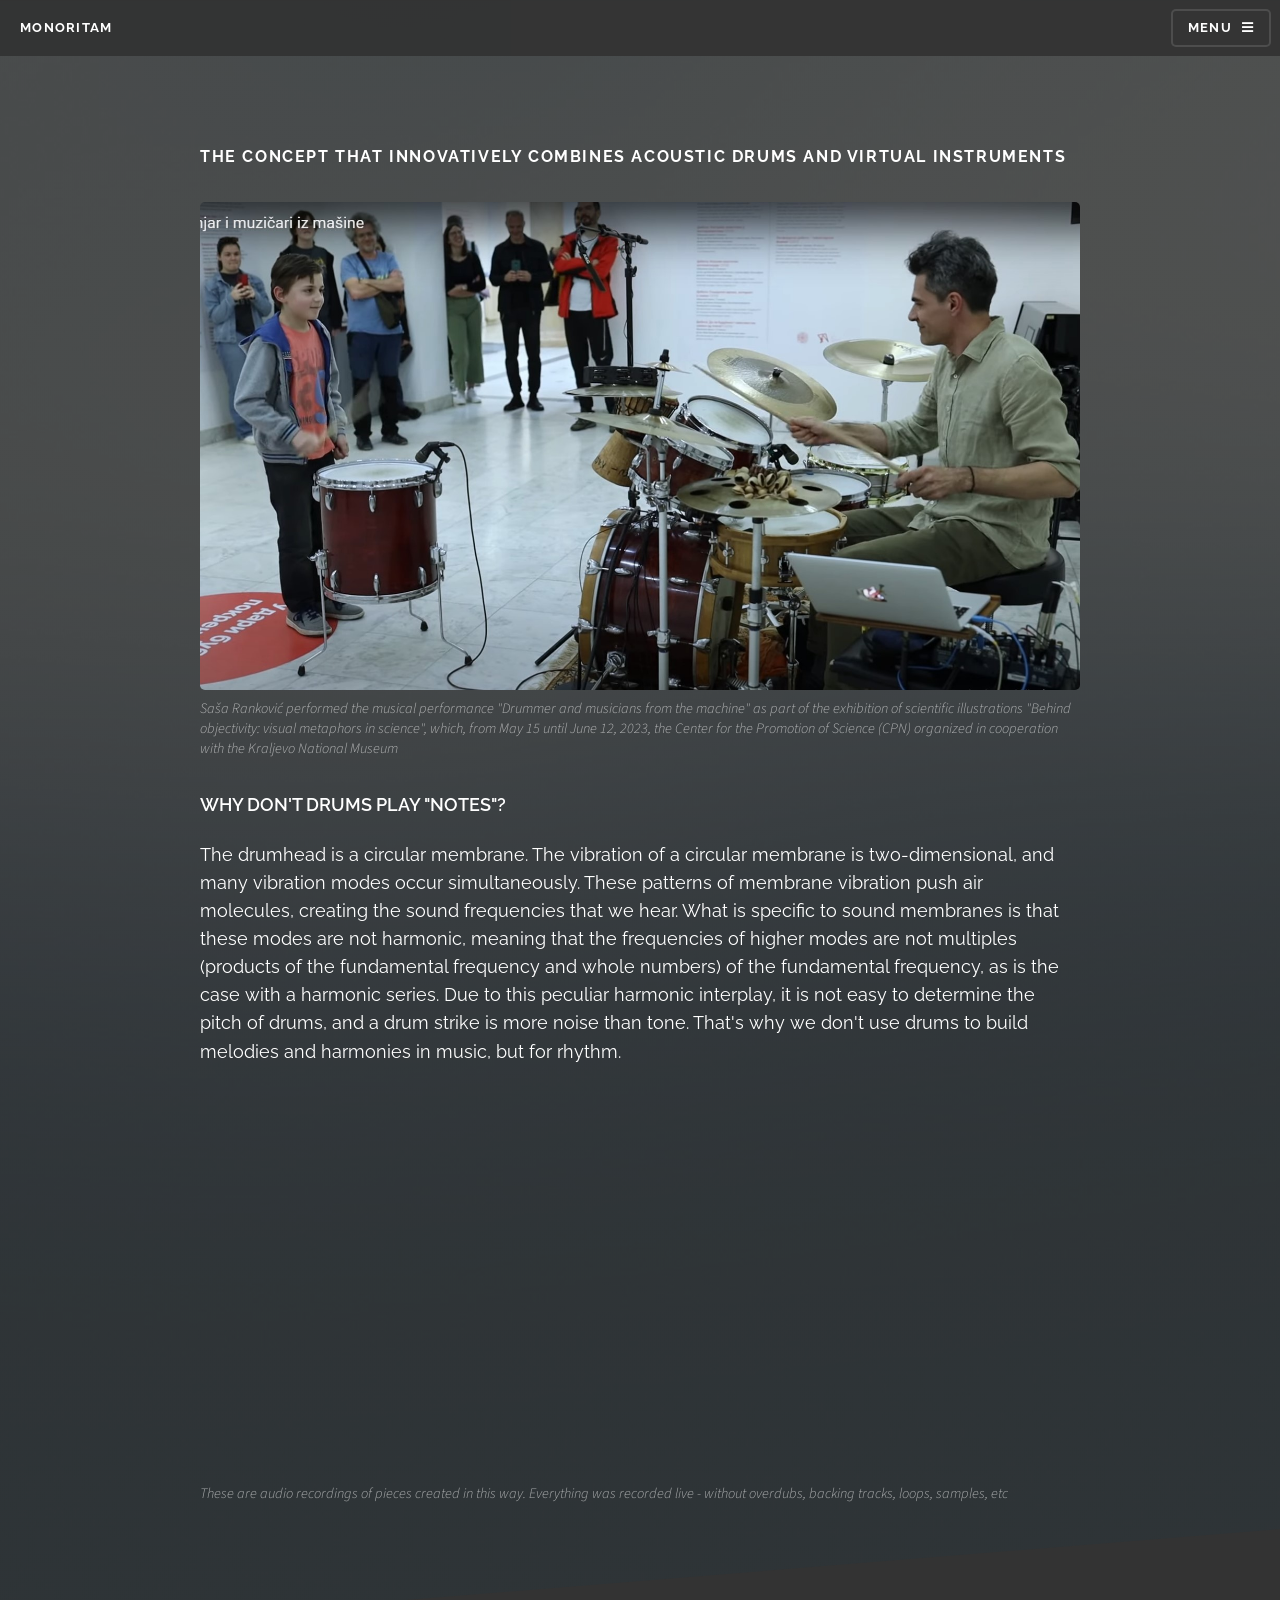
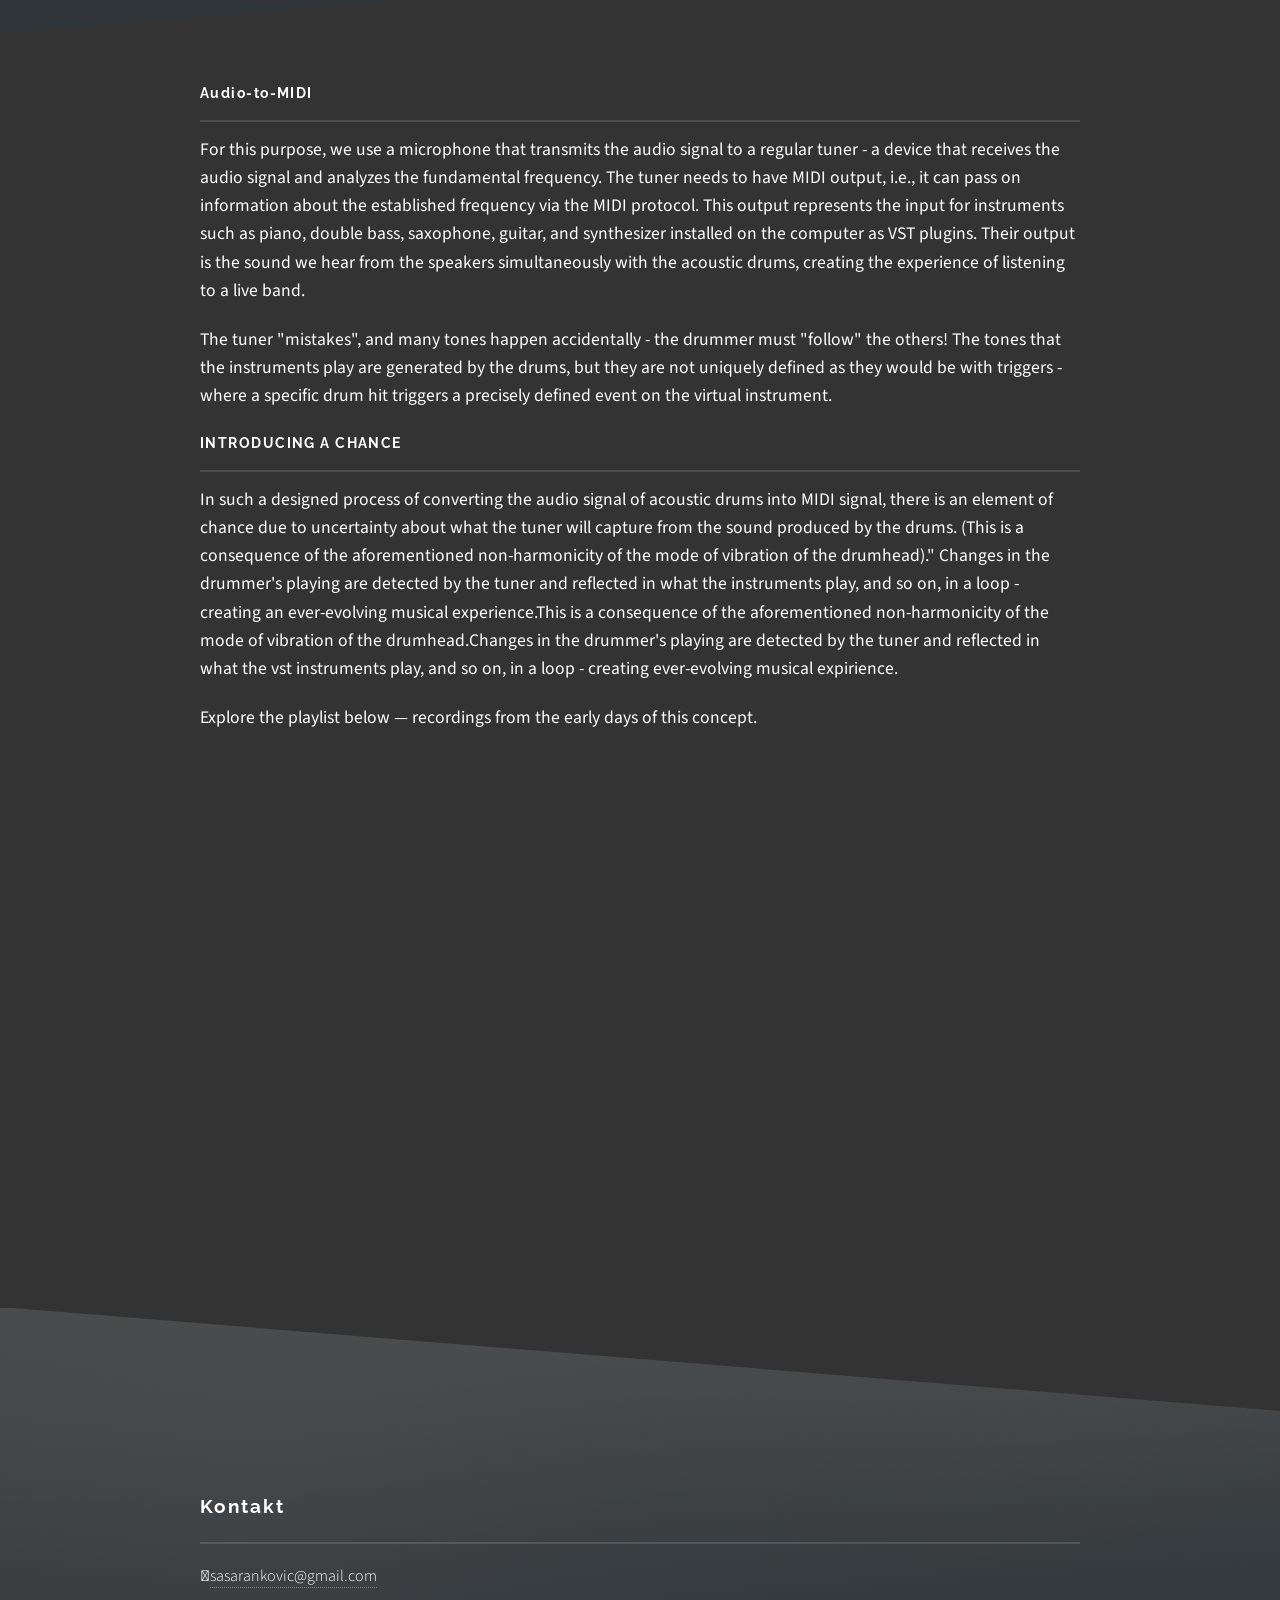
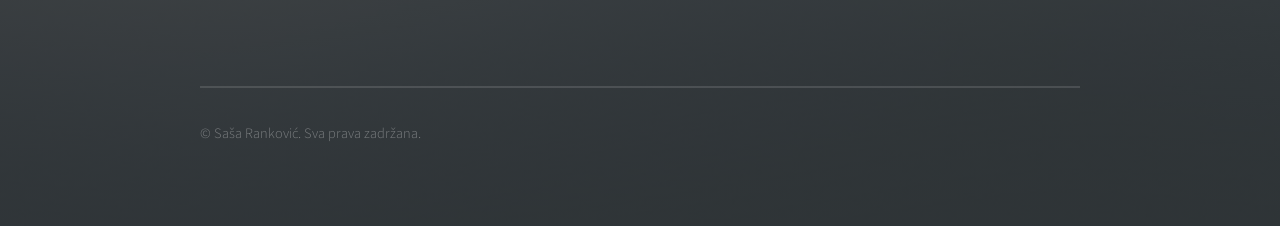
<file: english.html>
<!DOCTYPE HTML>
<html>
	<head>
		<title>THE CONCEPT THAT INNOVATIVELY COMBINES ACOUSTIC DRUMS AND VIRTUAL INSTRUMENTS</title>
		<meta charset="utf-8" />
		<meta name="viewport" content="width=device-width, initial-scale=1, user-scalable=no" />
		<link rel="stylesheet" href="assets/css/main.css" />
		<noscript><link rel="stylesheet" href="assets/css/noscript.css" /></noscript>
		<style>
			#wrapper p, 
			#wrapper .inner p, 
			#wrapper header p, 
			.wrapper .inner p {
				font-size: 1.1rem !important;
				line-height: 1.6 !important;
				font-weight: normal !important;
				text-transform: none !important;
				margin-bottom: 1.2em !important;
				letter-spacing: normal !important;
			}
			
			.custom-caption {
				font-size: 0.9rem !important;
				font-style: italic !important;
				color: rgba(255, 255, 255, 0.6) !important;
				line-height: 1.4 !important;
				margin-top: 0.6em !important;
				margin-bottom: 2em !important;
				display: block;
				text-align: left;
			}
			
			.bandcamp-section { margin: 1.8em 0; }
			.youtube-section { margin: 2.5em 0 1.5em 0; }
			
			/* FIX ZA SLIKU: Osigurava da se smanji na mobilnom */
			.image.main {
				display: block;
				margin: 2em 0 !important;
				max-width: 100% !important;
			}
			.image.main img {
				width: 100% !important;
				height: auto !important;
				display: block;
				border-radius: 5px;
			}

			.video-responsive {
				overflow: hidden;
				padding-bottom: 56.25%;
				position: relative;
				height: 0;
			}
			.video-responsive iframe {
				left: 0;
				top: 0;
				height: 100%;
				width: 100%;
				position: absolute;
				border: 0;
			}
		</style>
	</head>
	<body class="is-preload">

		<div id="page-wrapper">

			<header id="header">
				<h1><a href="index.html">monoritam</a></h1>
				<nav>
					<a href="#menu">Menu</a>
				</nav>
			</header>

			<nav id="menu">
						<div class="inner">
							<h2>Meni</h2>
							<ul class="links">
								<li><a href="index.html">Početna</a></li>
								<li><a href="muzicari-iz-masine.html">Muzičari iz mašine</a></li>
								<li><a href="studio.html">Studio</a></li>
								<li><a href="english.html">English</a></li>
					<li><a href="arhiva.html">Arhiva</a></li>
						</ul>
							<a href="#" class="close">Zatvori</a>
						</div>
					</nav>

			<section id="wrapper">
				<header>
					<div class="inner">
						<h1>THE CONCEPT THAT INNOVATIVELY COMBINES ACOUSTIC DRUMS AND VIRTUAL INSTRUMENTS</h1>
						<div class="image main">
							<img src="images/Kraljevo.jpg" alt="Saša Ranković - Muzički performans" />
							<span class="custom-caption">Saša Ranković performed the musical performance "Drummer and musicians from the machine" as part of the exhibition of scientific illustrations "Behind objectivity: visual metaphors in science", which, from May 15 until June 12, 2023, the Center for the Promotion of Science (CPN) organized in cooperation with the Kraljevo National Museum</span>
						</div>

						<p><strong>WHY DON'T DRUMS PLAY "NOTES"?</strong></p>
						<p>The drumhead is a circular membrane. The vibration of a circular membrane is two-dimensional, and many vibration modes occur simultaneously. These patterns of membrane vibration push air molecules, creating the sound frequencies that we hear. What is specific to sound membranes is that these modes are not harmonic, meaning that the frequencies of higher modes are not multiples (products of the fundamental frequency and whole numbers) of the fundamental frequency, as is the case with a harmonic series. Due to this peculiar harmonic interplay, it is not easy to determine the pitch of drums, and a drum strike is more noise than tone. That's why we don't use drums to build melodies and harmonies in music, but for rhythm.</p>
						
						<div class="bandcamp-section">
							<iframe style="border: 0; width: 280px; height: 373px;" src="https://bandcamp.com/EmbeddedPlayer/album=1785476707/size=large/bgcol=ffffff/linkcol=333333/artwork=small/transparent=true/" seamless><a href="https://sasarankovic.bandcamp.com/album/monoritam-drum-out">MONORITAM - Drum Out by Saša Ranković</a></iframe>
							<span class="custom-caption">These are audio recordings of pieces created in this way. Everything was recorded live - without overdubs, backing tracks, loops, samples, etc</span>
						</div>
					</div>
				</header>

				<div class="wrapper">
					<div class="inner">
						
						<h3 class="major" style="text-transform: none;">Audio-to-MIDI</h3>
						<p>For this purpose, we use a microphone that transmits the audio signal to a regular tuner - a device that receives the audio signal and analyzes the fundamental frequency. The tuner needs to have MIDI output, i.e., it can pass on information about the established frequency via the MIDI protocol. This output represents the input for instruments such as piano, double bass, saxophone, guitar, and synthesizer installed on the computer as VST plugins. Their output is the sound we hear from the speakers simultaneously with the acoustic drums, creating the experience of listening to a live band.</p>
						
						<p>The tuner "mistakes", and many tones happen accidentally - the drummer must "follow" the others!
The tones that the instruments play are generated by the drums, but they are not uniquely defined as they would be with triggers - where a specific drum hit triggers a precisely defined event on the virtual instrument.</p>
						
						<h3 class="major" style="text-transform: none;">INTRODUCING A CHANCE</h3>
						<p>In such a designed process of converting the audio signal of acoustic drums into MIDI signal, there is an element of chance due to uncertainty about what the tuner will capture from the sound produced by the drums. (This is a consequence of the aforementioned non-harmonicity of the mode of vibration of the drumhead)." Changes in the drummer's playing are detected by the tuner and reflected in what the instruments play, and so on, in a loop - creating an ever-evolving musical experience.This is a consequence of the aforementioned non-harmonicity of the mode of vibration of the drumhead.Changes in the drummer's playing are detected by the tuner and reflected in what the vst instruments play, and so on, in a loop - creating ever-evolving musical expirience. </p>
<p>Explore the playlist below — recordings from the early days of this concept.<p>
	
						<div class="youtube-section">
							<div class="video-responsive">
								<iframe src="https://www.youtube.com/embed/videoseries?list=PLlaw_pXGDpD7nv3CVXEK0FemzQZRMJcj8" allowfullscreen></iframe>
							</div>
						</div>
					</div>
				</div>
			</section>

			<section id="footer">
				<div class="inner">
					<h2 class="major" style="text-transform: none;">Kontakt</h2>
					<ul class="contact" style="margin: 0 0 2em 0; padding: 0;">
						<li class="icon solid fa-envelope" style="list-style: none;"><a href="mailto:sasarankovic@gmail.com">sasarankovic@gmail.com</a></li>
					</ul>
					<ul class="copyright">
						<li>&copy; Saša Ranković. Sva prava zadržana.</li>
					</ul>
				</div>
			</section>
		</div>

		<script src="assets/js/jquery.min.js"></script>
			<script src="assets/js/jquery.scrollex.min.js"></script>
			<script src="assets/js/browser.min.js"></script>
			<script src="assets/js/breakpoints.min.js"></script>
			<script src="assets/js/util.js"></script>
			<script src="assets/js/main.js"></script>

	</body>
</html>
</file>
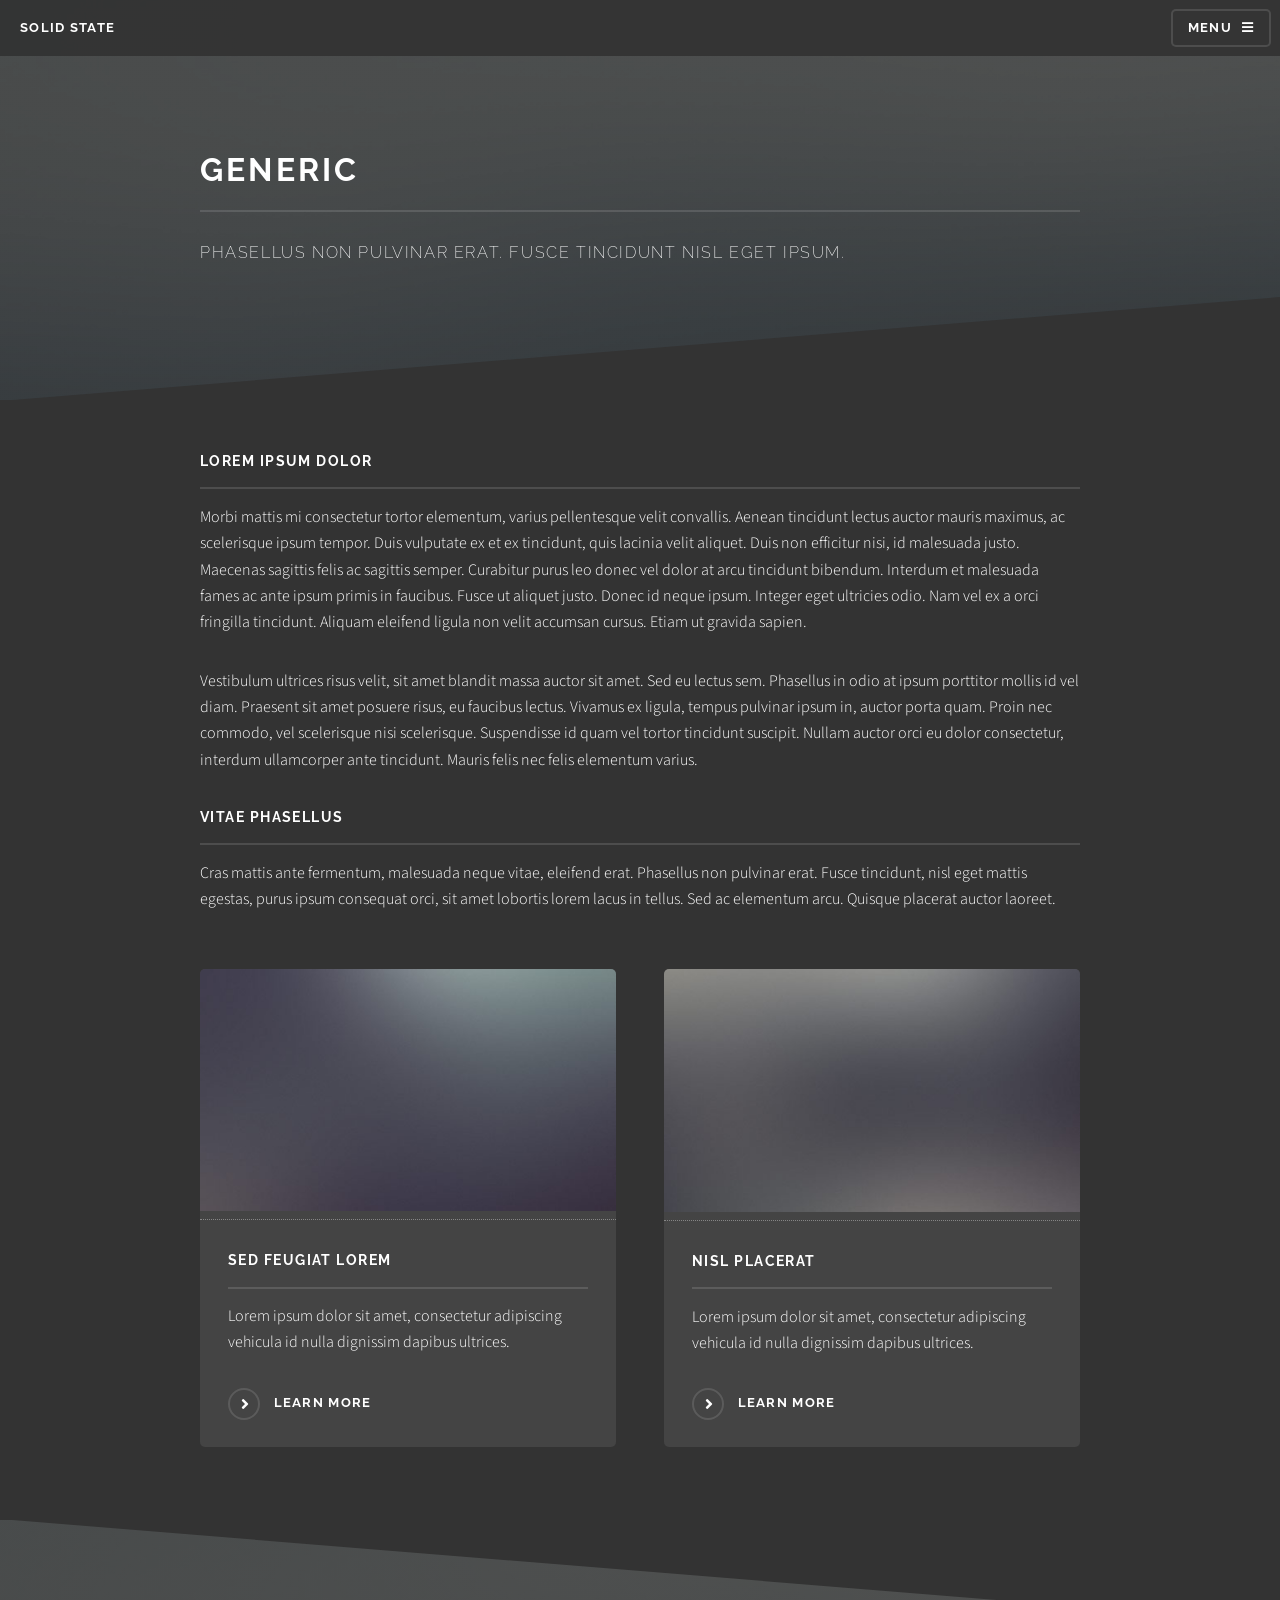
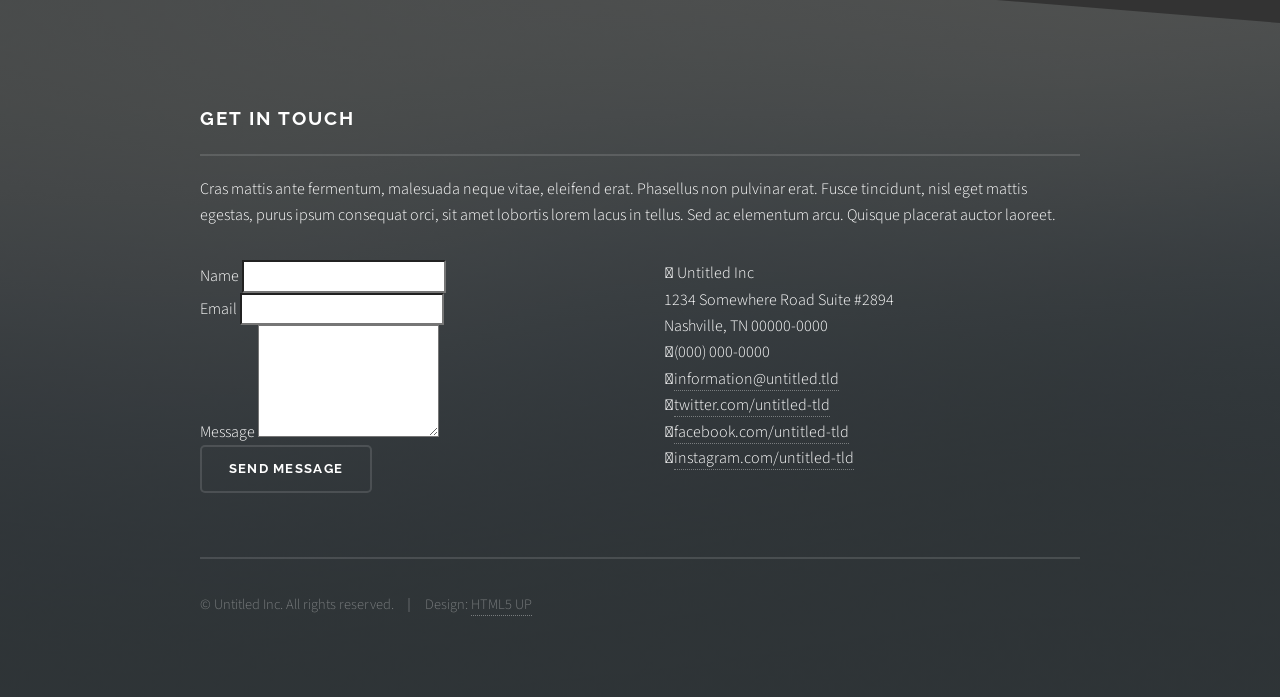
<file: generic.html>
<!DOCTYPE HTML>
<!--
	Solid State by HTML5 UP
	html5up.net | @ajlkn
	Free for personal and commercial use under the CCA 3.0 license (html5up.net/license)
-->
<html>
	<head>
		<title>Generic - Solid State by HTML5 UP</title>
		<meta charset="utf-8" />
		<meta name="viewport" content="width=device-width, initial-scale=1, user-scalable=no" />
		<link rel="stylesheet" href="assets/css/main.css" />
		<noscript><link rel="stylesheet" href="assets/css/noscript.css" /></noscript>
	</head>
	<body class="is-preload">

		<!-- Page Wrapper -->
			<div id="page-wrapper">

				<!-- Header -->
					<header id="header">
						<h1><a href="index.html">Solid State</a></h1>
						<nav>
							<a href="#menu">Menu</a>
						</nav>
					</header>

				<!-- Menu -->
					<nav id="menu">
						<div class="inner">
							<h2>Menu</h2>
							<ul class="links">
								<li><a href="index.html">Home</a></li>
								<li><a href="generic.html">Generic</a></li>
								<li><a href="elements.html">Elements</a></li>
								<li><a href="#">Log In</a></li>
								<li><a href="#">Sign Up</a></li>
							</ul>
							<a href="#" class="close">Close</a>
						</div>
					</nav>

				<!-- Wrapper -->
					<section id="wrapper">
						<header>
							<div class="inner">
								<h2>Generic</h2>
								<p>Phasellus non pulvinar erat. Fusce tincidunt nisl eget ipsum.</p>
							</div>
						</header>

						<!-- Content -->
							<div class="wrapper">
								<div class="inner">

									<h3 class="major">Lorem ipsum dolor</h3>
									<p>Morbi mattis mi consectetur tortor elementum, varius pellentesque velit convallis. Aenean tincidunt lectus auctor mauris maximus, ac scelerisque ipsum tempor. Duis vulputate ex et ex tincidunt, quis lacinia velit aliquet. Duis non efficitur nisi, id malesuada justo. Maecenas sagittis felis ac sagittis semper. Curabitur purus leo donec vel dolor at arcu tincidunt bibendum. Interdum et malesuada fames ac ante ipsum primis in faucibus. Fusce ut aliquet justo. Donec id neque ipsum. Integer eget ultricies odio. Nam vel ex a orci fringilla tincidunt. Aliquam eleifend ligula non velit accumsan cursus. Etiam ut gravida sapien.</p>

									<p>Vestibulum ultrices risus velit, sit amet blandit massa auctor sit amet. Sed eu lectus sem. Phasellus in odio at ipsum porttitor mollis id vel diam. Praesent sit amet posuere risus, eu faucibus lectus. Vivamus ex ligula, tempus pulvinar ipsum in, auctor porta quam. Proin nec commodo, vel scelerisque nisi scelerisque. Suspendisse id quam vel tortor tincidunt suscipit. Nullam auctor orci eu dolor consectetur, interdum ullamcorper ante tincidunt. Mauris felis nec felis elementum varius.</p>

									<h3 class="major">Vitae phasellus</h3>
									<p>Cras mattis ante fermentum, malesuada neque vitae, eleifend erat. Phasellus non pulvinar erat. Fusce tincidunt, nisl eget mattis egestas, purus ipsum consequat orci, sit amet lobortis lorem lacus in tellus. Sed ac elementum arcu. Quisque placerat auctor laoreet.</p>

									<section class="features">
										<article>
											<a href="#" class="image"><img src="images/pic04.jpg" alt="" /></a>
											<h3 class="major">Sed feugiat lorem</h3>
											<p>Lorem ipsum dolor sit amet, consectetur adipiscing vehicula id nulla dignissim dapibus ultrices.</p>
											<a href="#" class="special">Learn more</a>
										</article>
										<article>
											<a href="#" class="image"><img src="images/pic05.jpg" alt="" /></a>
											<h3 class="major">Nisl placerat</h3>
											<p>Lorem ipsum dolor sit amet, consectetur adipiscing vehicula id nulla dignissim dapibus ultrices.</p>
											<a href="#" class="special">Learn more</a>
										</article>
									</section>

								</div>
							</div>

					</section>

				<!-- Footer -->
					<section id="footer">
						<div class="inner">
							<h2 class="major">Get in touch</h2>
							<p>Cras mattis ante fermentum, malesuada neque vitae, eleifend erat. Phasellus non pulvinar erat. Fusce tincidunt, nisl eget mattis egestas, purus ipsum consequat orci, sit amet lobortis lorem lacus in tellus. Sed ac elementum arcu. Quisque placerat auctor laoreet.</p>
							<form method="post" action="#">
								<div class="fields">
									<div class="field">
										<label for="name">Name</label>
										<input type="text" name="name" id="name" />
									</div>
									<div class="field">
										<label for="email">Email</label>
										<input type="email" name="email" id="email" />
									</div>
									<div class="field">
										<label for="message">Message</label>
										<textarea name="message" id="message" rows="4"></textarea>
									</div>
								</div>
								<ul class="actions">
									<li><input type="submit" value="Send Message" /></li>
								</ul>
							</form>
							<ul class="contact">
								<li class="icon solid fa-home">
									Untitled Inc<br />
									1234 Somewhere Road Suite #2894<br />
									Nashville, TN 00000-0000
								</li>
								<li class="icon solid fa-phone">(000) 000-0000</li>
								<li class="icon solid fa-envelope"><a href="#">information@untitled.tld</a></li>
								<li class="icon brands fa-twitter"><a href="#">twitter.com/untitled-tld</a></li>
								<li class="icon brands fa-facebook-f"><a href="#">facebook.com/untitled-tld</a></li>
								<li class="icon brands fa-instagram"><a href="#">instagram.com/untitled-tld</a></li>
							</ul>
							<ul class="copyright">
								<li>&copy; Untitled Inc. All rights reserved.</li><li>Design: <a href="http://html5up.net">HTML5 UP</a></li>
							</ul>
						</div>
					</section>

			</div>

		<!-- Scripts -->
			<script src="assets/js/jquery.min.js"></script>
			<script src="assets/js/jquery.scrollex.min.js"></script>
			<script src="assets/js/browser.min.js"></script>
			<script src="assets/js/breakpoints.min.js"></script>
			<script src="assets/js/util.js"></script>
			<script src="assets/js/main.js"></script>

	</body>
</html>
</file>
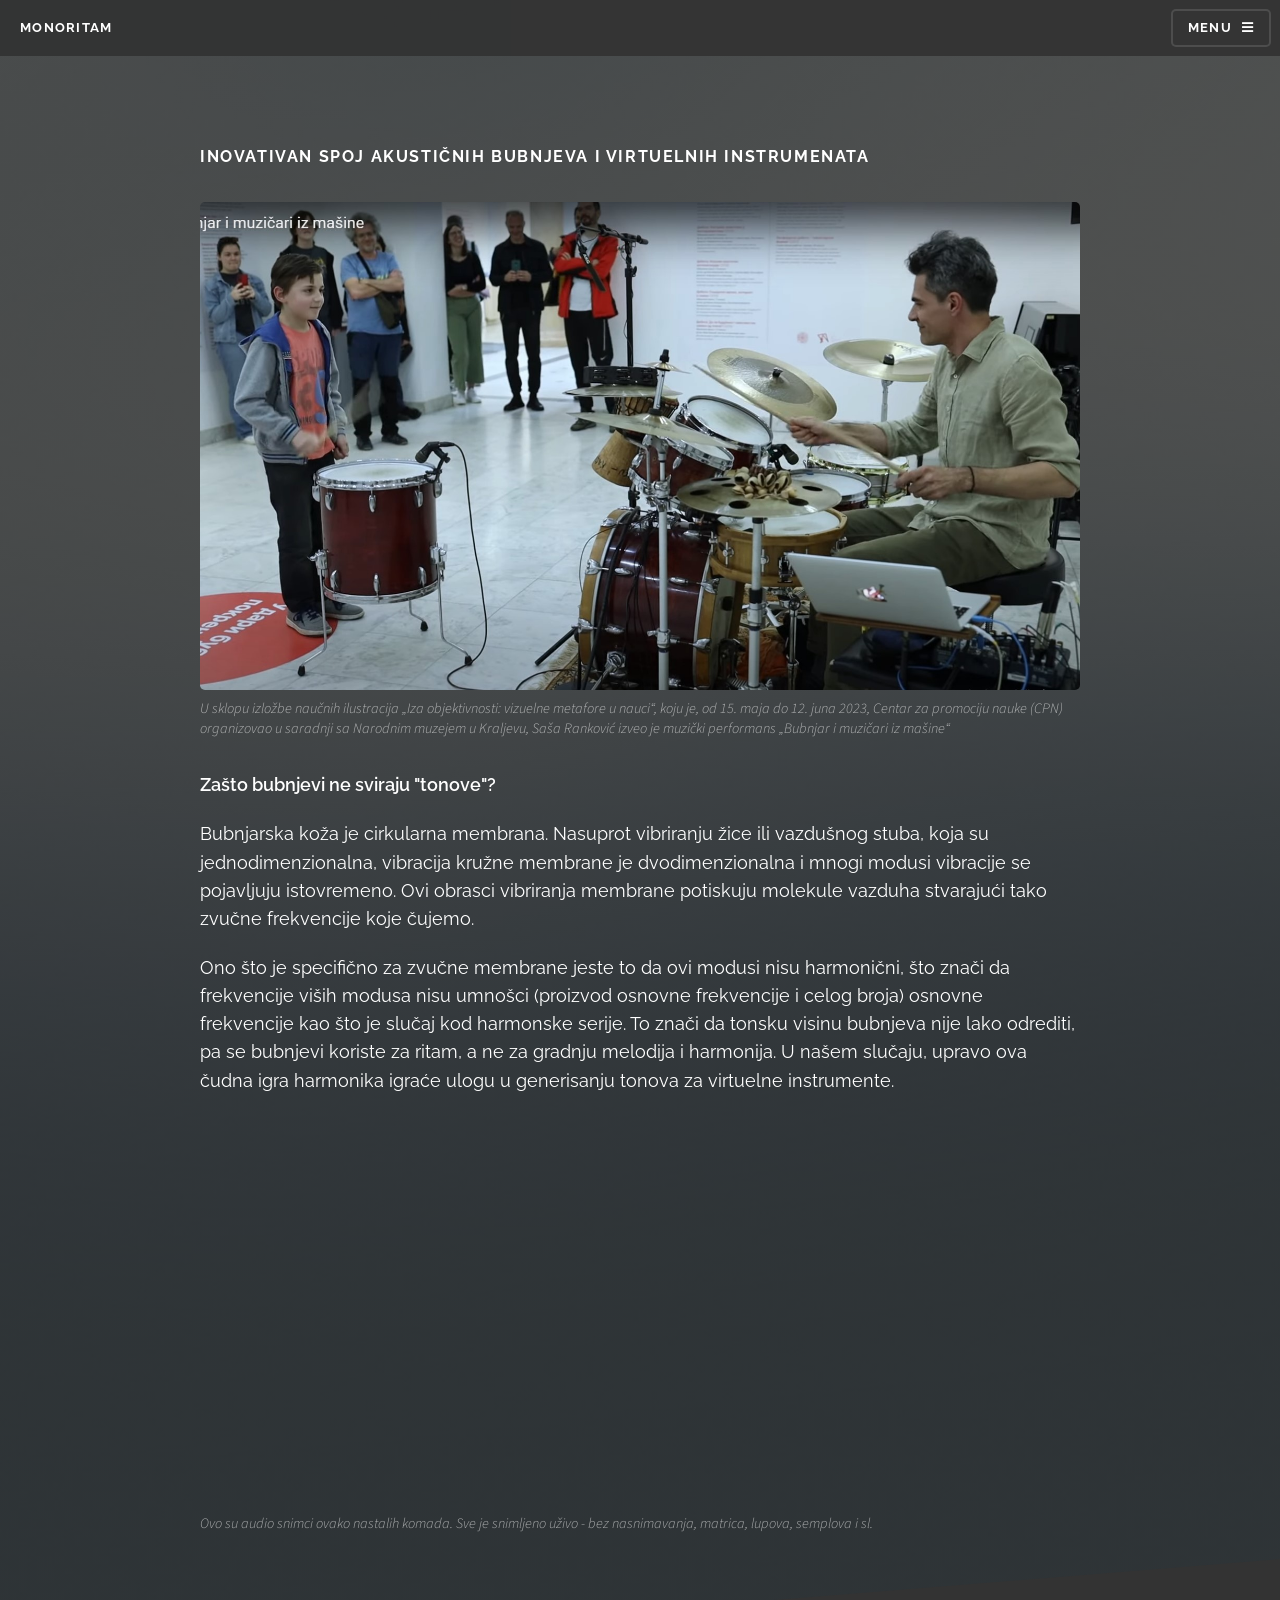
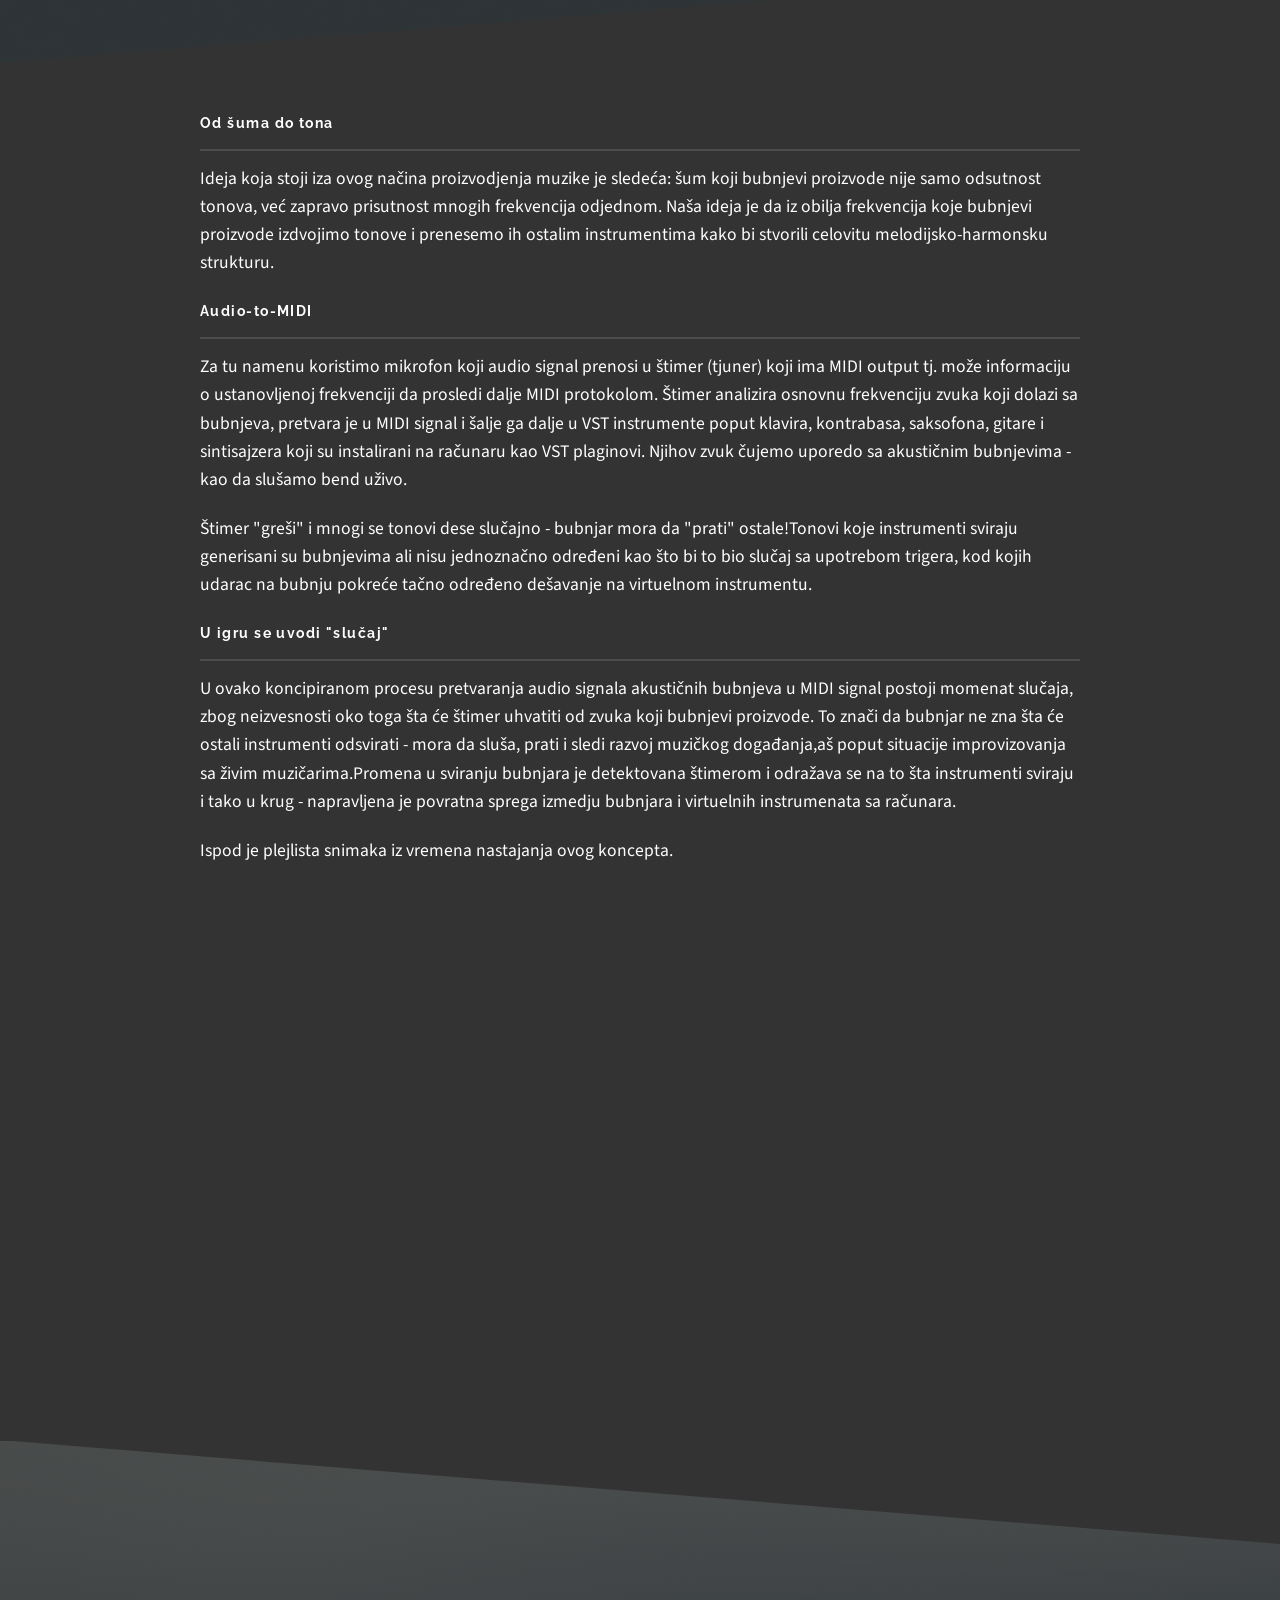
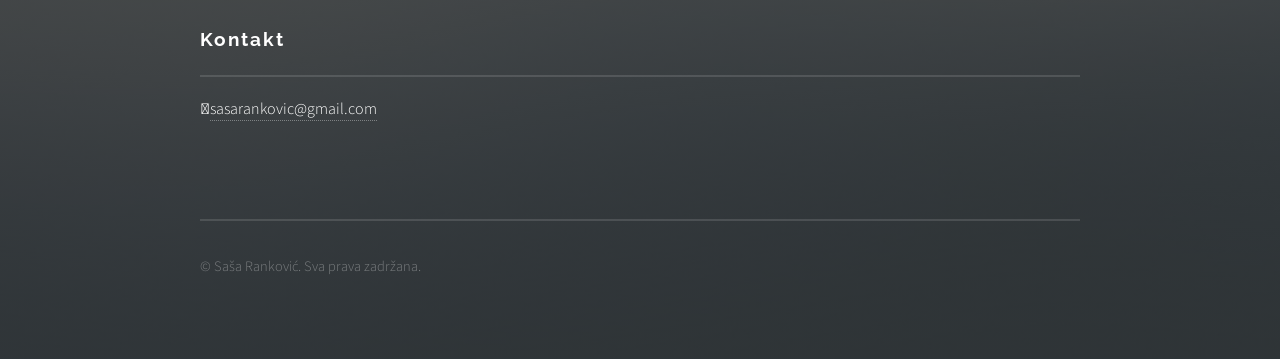
<file: muzicari-iz-masine.html>
<!DOCTYPE HTML>
<html>
	<head>
		<title>Muzičari iz mašine - Saša Ranković</title>
		<meta charset="utf-8" />
		<meta name="viewport" content="width=device-width, initial-scale=1, user-scalable=no" />
		<link rel="stylesheet" href="assets/css/main.css" />
		<noscript><link rel="stylesheet" href="assets/css/noscript.css" /></noscript>
		<style>
			#wrapper p, 
			#wrapper .inner p, 
			#wrapper header p, 
			.wrapper .inner p {
				font-size: 1.1rem !important;
				line-height: 1.6 !important;
				font-weight: normal !important;
				text-transform: none !important;
				margin-bottom: 1.2em !important;
				letter-spacing: normal !important;
			}
			
			.custom-caption {
				font-size: 0.9rem !important;
				font-style: italic !important;
				color: rgba(255, 255, 255, 0.6) !important;
				line-height: 1.4 !important;
				margin-top: 0.6em !important;
				margin-bottom: 2em !important;
				display: block;
				text-align: left;
			}
			
			.bandcamp-section { margin: 1.8em 0; }
			.youtube-section { margin: 2.5em 0 1.5em 0; }
			
			/* FIX ZA SLIKU: Osigurava da se smanji na mobilnom */
			.image.main {
				display: block;
				margin: 2em 0 !important;
				max-width: 100% !important;
			}
			.image.main img {
				width: 100% !important;
				height: auto !important;
				display: block;
				border-radius: 5px;
			}

			.video-responsive {
				overflow: hidden;
				padding-bottom: 56.25%;
				position: relative;
				height: 0;
			}
			.video-responsive iframe {
				left: 0;
				top: 0;
				height: 100%;
				width: 100%;
				position: absolute;
				border: 0;
			}
		</style>
	</head>
	<body class="is-preload">

		<div id="page-wrapper">

			<header id="header">
				<h1><a href="index.html">monoritam</a></h1>
				<nav>
					<a href="#menu">Menu</a>
				</nav>
			</header>

			<nav id="menu">
						<div class="inner">
							<h2>Meni</h2>
							<ul class="links">
								<li><a href="index.html">Početna</a></li>
								<li><a href="muzicari-iz-masine.html">Muzičari iz mašine</a></li>
								<li><a href="english.html">English</a></li>
								<li><a href="studio.html">Studio</a></li>
								<li><a href="arhiva.html">Arhiva</a></li>
					
						</ul>
							<a href="#" class="close">Zatvori</a>
						</div>
					</nav>

			<section id="wrapper">
				<header>
					<div class="inner">
						<h1>INOVATIVAN SPOJ AKUSTIČNIH BUBNJEVA I VIRTUELNIH INSTRUMENATA</h1>
						<div class="image main">
							<img src="images/Kraljevo.jpg" alt="Saša Ranković - Muzički performans" />
							<span class="custom-caption">U sklopu izložbe naučnih ilustracija „Iza objektivnosti: vizuelne metafore u nauci“, koju je, od 15. maja do 12. juna 2023, Centar za promociju nauke (CPN) organizovao u saradnji sa Narodnim muzejem u Kraljevu, Saša Ranković izveo je muzički performans „Bubnjar i muzičari iz mašine“</span>
						</div>

						<p><strong>Zašto bubnjevi ne sviraju "tonove"?</strong></p>
						<p>Bubnjarska koža je cirkularna membrana. Nasuprot vibriranju žice ili vazdušnog stuba, koja su jednodimenzionalna, vibracija kružne membrane je dvodimenzionalna i mnogi modusi vibracije se pojavljuju istovremeno. Ovi obrasci vibriranja membrane potiskuju molekule vazduha stvarajući tako zvučne frekvencije koje čujemo.</p>
						<p>Ono što je specifično za zvučne membrane jeste to da ovi modusi nisu harmonični, što znači da frekvencije viših modusa nisu umnošci (proizvod osnovne frekvencije i celog broja) osnovne frekvencije kao što je slučaj kod harmonske serije. To znači da tonsku visinu bubnjeva nije lako odrediti, pa se bubnjevi koriste za ritam, a ne za gradnju melodija i harmonija. U našem slučaju, upravo ova čudna igra harmonika igraće ulogu u generisanju tonova za virtuelne instrumente.</p>
						
						<div class="bandcamp-section">
							<iframe style="border: 0; width: 280px; height: 373px;" src="https://bandcamp.com/EmbeddedPlayer/album=1785476707/size=large/bgcol=ffffff/linkcol=333333/artwork=small/transparent=true/" seamless><a href="https://sasarankovic.bandcamp.com/album/monoritam-drum-out">MONORITAM - Drum Out by Saša Ranković</a></iframe>
							<span class="custom-caption">Ovo su audio snimci ovako nastalih komada. Sve je snimljeno uživo - bez nasnimavanja, matrica, lupova, semplova i sl.</span>
						</div>
					</div>
				</header>

				<div class="wrapper">
					<div class="inner">
						<h3 class="major" style="text-transform: none;">Od šuma do tona</h3>
						<p>Ideja koja stoji iza ovog načina proizvodjenja muzike je sledeća: šum koji bubnjevi proizvode nije samo odsutnost tonova, već zapravo prisutnost mnogih frekvencija odjednom. Naša ideja je da iz obilja frekvencija koje bubnjevi proizvode izdvojimo tonove i prenesemo ih ostalim instrumentima kako bi stvorili celovitu melodijsko-harmonsku strukturu.</p>

						<h3 class="major" style="text-transform: none;">Audio-to-MIDI</h3>
						<p>Za tu namenu koristimo mikrofon koji audio signal prenosi u štimer (tjuner) koji ima MIDI output tj. može informaciju o ustanovljenoj frekvenciji da prosledi dalje MIDI protokolom. Štimer analizira osnovnu frekvenciju zvuka koji dolazi sa bubnjeva, pretvara je u MIDI signal i šalje ga dalje u VST instrumente poput klavira, kontrabasa, saksofona, gitare i sintisajzera koji su instalirani na računaru kao VST plaginovi. Njihov zvuk čujemo uporedo sa akustičnim bubnjevima - kao da slušamo bend uživo.</p>
						
						<p>Štimer "greši" i mnogi se tonovi dese slučajno - bubnjar mora da "prati" ostale!Tonovi koje instrumenti sviraju generisani su bubnjevima ali nisu jednoznačno određeni kao što bi to bio slučaj sa upotrebom trigera, kod kojih udarac na bubnju pokreće tačno određeno dešavanje na virtuelnom instrumentu.</p>
						
						<h3 class="major" style="text-transform: none;">U igru se uvodi "slučaj"</h3>
						<p>U ovako koncipiranom procesu pretvaranja audio signala akustičnih bubnjeva u MIDI signal postoji momenat slučaja, zbog neizvesnosti oko toga šta će štimer uhvatiti od zvuka koji bubnjevi proizvode. To znači da bubnjar ne zna šta će ostali instrumenti odsvirati - mora da sluša, prati i sledi razvoj muzičkog događanja,aš poput situacije improvizovanja sa živim muzičarima.Promena u sviranju bubnjara je detektovana štimerom i odražava se na to šta instrumenti sviraju i tako u krug - napravljena je povratna sprega izmedju bubnjara i virtuelnih instrumenata sa računara.</p>
						<p> Ispod je plejlista snimaka iz vremena nastajanja ovog koncepta.</p>

						<div class="youtube-section">
							<div class="video-responsive">
								<iframe src="https://www.youtube.com/embed/videoseries?list=PLlaw_pXGDpD7nv3CVXEK0FemzQZRMJcj8" allowfullscreen></iframe>
							</div>
						</div>
					</div>
				</div>
			</section>

			<section id="footer">
				<div class="inner">
					<h2 class="major" style="text-transform: none;">Kontakt</h2>
					<ul class="contact" style="margin: 0 0 2em 0; padding: 0;">
						<li class="icon solid fa-envelope" style="list-style: none;"><a href="mailto:sasarankovic@gmail.com">sasarankovic@gmail.com</a></li>
					</ul>
					<ul class="copyright">
						<li>&copy; Saša Ranković. Sva prava zadržana.</li>
					</ul>
				</div>
			</section>
		</div>

		<script src="assets/js/jquery.min.js"></script>
			<script src="assets/js/jquery.scrollex.min.js"></script>
			<script src="assets/js/browser.min.js"></script>
			<script src="assets/js/breakpoints.min.js"></script>
			<script src="assets/js/util.js"></script>
			<script src="assets/js/main.js"></script>

	</body>
</html>
</file>
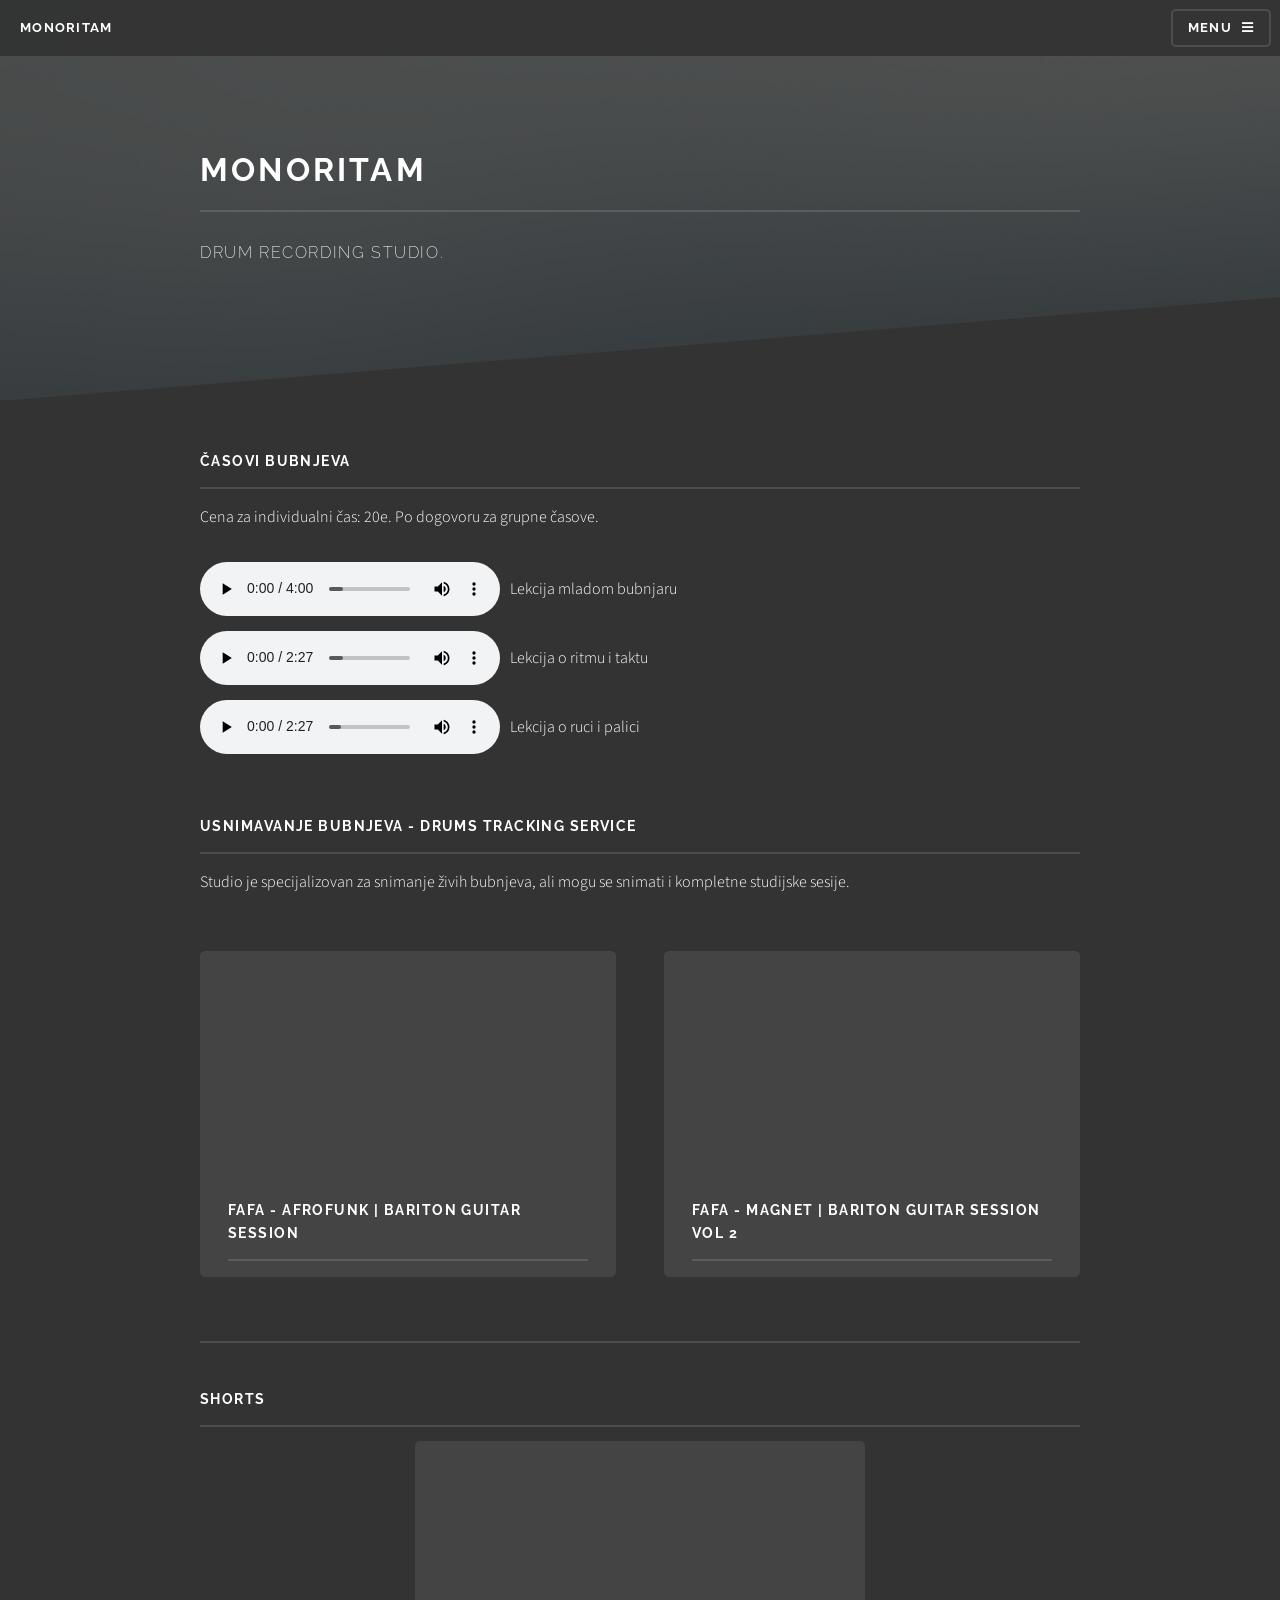
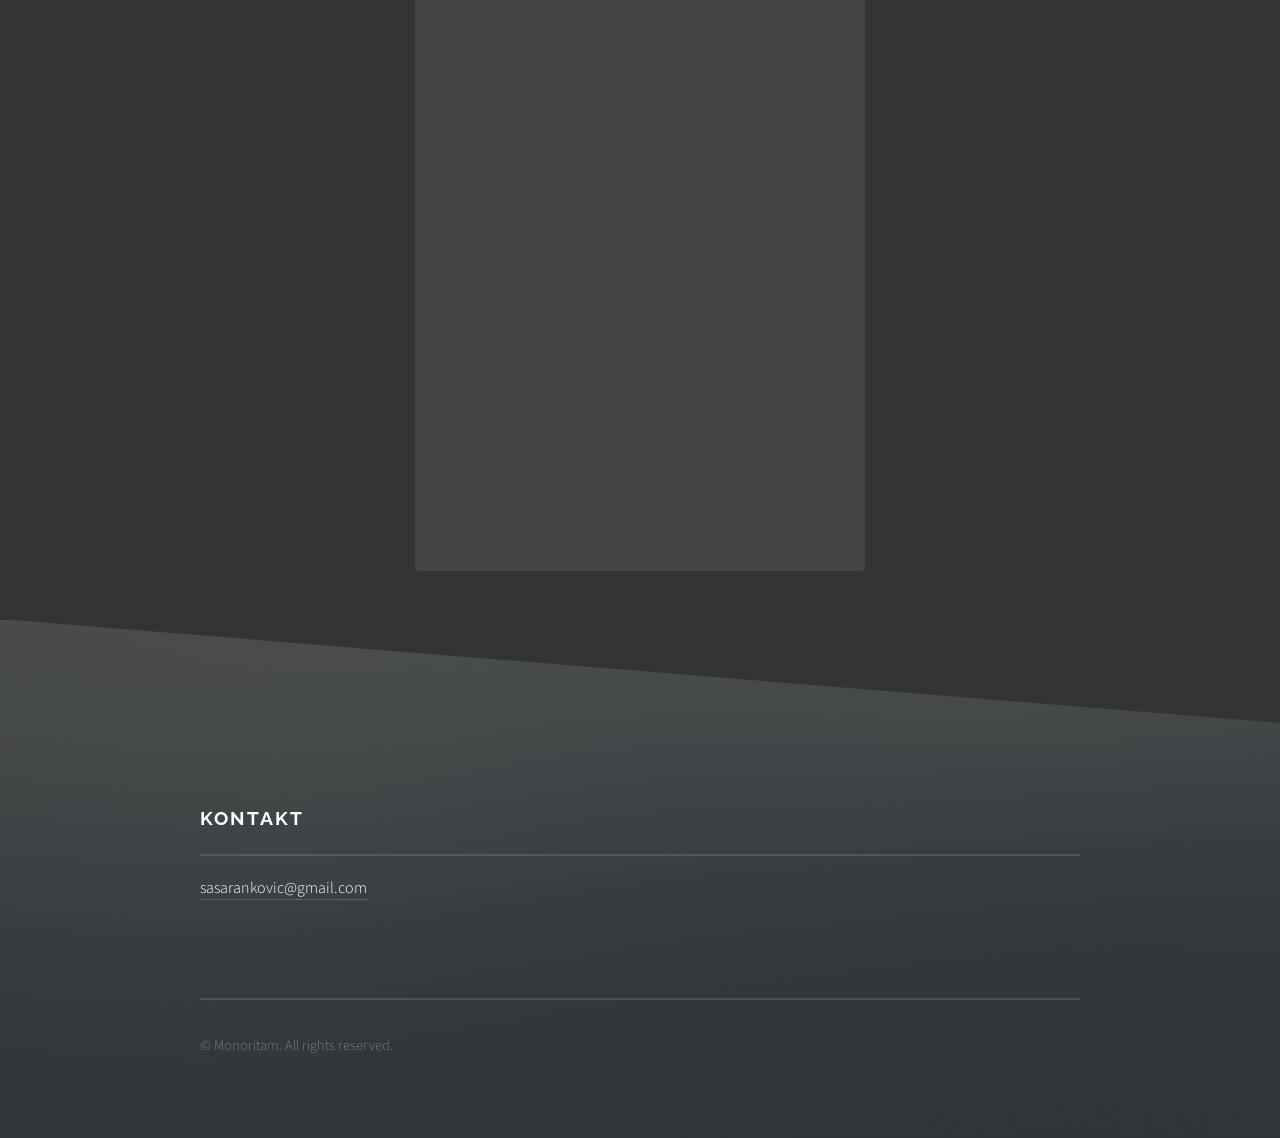
<file: studio.html>
<!DOCTYPE HTML>
<html>
	<head>
		<title>Studio | Monoritam</title>
		<meta charset="utf-8" />
		<meta name="viewport" content="width=device-width, initial-scale=1, user-scalable=no" />
		<link rel="stylesheet" href="assets/css/main.css" />
		<noscript><link rel="stylesheet" href="assets/css/noscript.css" /></noscript>
		<style>
			.lekcija { display: flex; align-items: center; gap: 10px; margin-bottom: 15px; }
			.razmak-posle { margin-bottom: 60px; }
			.video-container { position: relative; padding-bottom: 56.25%; height: 0; overflow: hidden; margin-bottom: 1em; }
			.video-container iframe { position: absolute; top: 0; left: 0; width: 100%; height: 100%; border: 0; }
		</style>
	</head>
	<body class="is-preload">

		<div id="page-wrapper">

			<header id="header">
				<h1><a href="index.html">Monoritam</a></h1>
				<nav>
					<a href="#menu">Menu</a>
				</nav>
			</header>

			<nav id="menu">
				<div class="inner">
					<h2>Meni</h2>
					<ul class="links">
						<li><a href="index.html">Početna</a></li>
						<li><a href="muzicari-iz-masine.html">Muzičari iz mašine</a></li>
						<li><a href="english.html">English</a></li>
						<li><a href="studio.html">Studio</a></li>
						<li><a href="arhiva.html">Arhiva</a></li>
					</ul>
					<a href="#" class="close">Zatvori</a>
				</div>
			</nav>

			<section id="wrapper">
				<header>
					<div class="inner">
						<h2>Monoritam</h2>
						<p>Drum recording studio.</p>
					</div>
				</header>

				<div class="wrapper">
					<div class="inner">
						<h3 class="major">Časovi bubnjeva</h3>
						<p>Cena za individualni čas: 20e. Po dogovoru za grupne časove.</p>
						<div class="lekcija">
							<audio controls><source src="assets/lekcije_mladom_ bubnjaru.mp3" type="audio/mpeg"></audio>
							<span>Lekcija mladom bubnjaru</span>
						</div>
						<div class="lekcija">
							<audio controls><source src="assets/lekcije_o_ritmu_i_taktu.mp3" type="audio/mpeg"></audio>
							<span>Lekcija o ritmu i taktu</span>
						</div>
						<div class="lekcija razmak-posle">
							<audio controls><source src="assets/lekcije_o_ruci_i_palici.mp3" type="audio/mpeg"></audio>
							<span>Lekcija o ruci i palici</span>
						</div>
									
						<h3 class="major">Usnimavanje bubnjeva - Drums tracking service</h3>
						<p>Studio je specijalizovan za snimanje živih bubnjeva, ali mogu se snimati i kompletne studijske sesije.</p>

						<!-- Sekcija za studijske spotove -->
						<section class="features">
							<article>
								<div class="video-container">
									<iframe src="https://www.youtube.com/embed/wXpl0SZBaKs" allowfullscreen></iframe>
								</div>
								<h3 class="major">FAFA - AfroFunk | Bariton Guitar Session</h3>
							</article>
							<article>
								<div class="video-container">
									<iframe src="https://www.youtube.com/embed/JxkdWdn6RgI" allowfullscreen></iframe>
								</div>
								<h3 class="major">FAFA - Magnet | Bariton Guitar Session Vol 2</h3>
							</article>
						</section>

						<hr />

						<!-- Shorts sekcija na dnu -->
						<h3 class="major" style="margin-top: 3em;">Shorts</h3>
						<section class="features">
							<article style="margin: 0 auto; width: 100%; max-width: 450px;">
								<div style="position: relative; padding-bottom: 177.77%; height: 0; overflow: hidden; width: 100%;">
									<iframe style="position: absolute; top: 0; left: 0; width: 100%; height: 100%; border: 0;" 
											src="https://www.youtube.com/embed/videoseries?list=PLlaw_pXGDpD4IzTclhTD8aaTPcQNcng1t" 
											allowfullscreen>
									</iframe>
								</div>
							</article>
						</section>

					</div>
				</div>
			</section>

			<section id="footer">
				<div class="inner">
					<h2 class="major">Kontakt</h2>
					<p><a href="mailto:sasarankovic@gmail.com">sasarankovic@gmail.com</a></p>
					<ul class="copyright">
						<li>&copy; Monoritam. All rights reserved.</li>
					</ul>
				</div>
			</section>
		</div>

		<script src="assets/js/jquery.min.js"></script>
		<script src="assets/js/jquery.scrollex.min.js"></script>
		<script src="assets/js/browser.min.js"></script>
		<script src="assets/js/breakpoints.min.js"></script>
		<script src="assets/js/util.js"></script>
		<script src="assets/js/main.js"></script>

	</body>
</html>
</file>
<file: assets/css/noscript.css>
/*
	Solid State by HTML5 UP
	html5up.net | @ajlkn
	Free for personal and commercial use under the CCA 3.0 license (html5up.net/license)
*/

/* Banner */

	body.is-preload #banner .logo {
		-moz-transform: none;
		-webkit-transform: none;
		-ms-transform: none;
		transform: none;
		opacity: 1;
	}

	body.is-preload #banner h2 {
		opacity: 1;
		-moz-transform: none;
		-webkit-transform: none;
		-ms-transform: none;
		transform: none;
		-moz-filter: none;
		-webkit-filter: none;
		-ms-filter: none;
		filter: none;
	}

	body.is-preload #banner p {
		opacity: 01;
		-moz-transform: none;
		-webkit-transform: none;
		-ms-transform: none;
		transform: none;
		-moz-filter: none;
		-webkit-filter: none;
		-ms-filter: none;
		filter: none;
	}
</file>
<file: assets/css/main.css>
@import url(fontawesome-all.min.css);
@import url("https://fonts.googleapis.com/css?family=Raleway:200,700|Source+Sans+Pro:300,600,300italic,600italic");

/*
	Solid State by HTML5 UP
	html5up.net | @ajlkn
	Free for personal and commercial use under the CCA 3.0 license (html5up.net/license)
*/

html, body, div, span, applet, object,
iframe, h1, h2, h3, h4, h5, h6, p, blockquote,
pre, a, abbr, acronym, address, big, cite,
code, del, dfn, em, img, ins, kbd, q, s, samp,
small, strike, strong, sub, sup, tt, var, b,
u, i, center, dl, dt, dd, ol, ul, li, fieldset,
form, label, legend, table, caption, tbody,
tfoot, thead, tr, th, td, article, aside,
canvas, details, embed, figure, figcaption,
footer, header, hgroup, menu, nav, output, ruby,
section, summary, time, mark, audio, video {
	margin: 0;
	padding: 0;
	border: 0;
	font-size: 100%;
	font: inherit;
	vertical-align: baseline;}

article, aside, details, figcaption, figure,
footer, header, hgroup, menu, nav, section {
	display: block;}

body {
	line-height: 1;
}

ol, ul {
	list-style: none;
}

blockquote, q {
	quotes: none;
}

	blockquote:before, blockquote:after, q:before, q:after {
		content: '';
		content: none;
	}

table {
	border-collapse: collapse;
	border-spacing: 0;
}

body {
	-webkit-text-size-adjust: none;
}

mark {
	background-color: transparent;
	color: inherit;
}

input::-moz-focus-inner {
	border: 0;
	padding: 0;
}

input, select, textarea {
	-moz-appearance: none;
	-webkit-appearance: none;
	-ms-appearance: none;
	appearance: none;
}

/* Basic */

	@-ms-viewport {
		width: device-width;
	}

	body {
		-ms-overflow-style: scrollbar;
	}

	@media screen and (max-width: 480px) {

		html, body {
			min-width: 320px;
		}

	}

	html {
		box-sizing: border-box;
	}

	*, *:before, *:after {
		box-sizing: inherit;
	}

	body {
		background-color: #333333; /* Promenjeno iz #2e3141 u tamno sivu */
		background-image: linear-gradient(to top, rgba(51, 51, 51, 0.8), rgba(51, 51, 51, 0.8)), url("../../images/bg.jpg"); /* Promenjeno u tamno sivu */
		background-size: auto, cover;
		background-attachment: fixed, fixed;
		background-position: center, center;
	}

		body.is-preload *, body.is-preload *:before, body.is-preload *:after {
			-moz-animation: none !important;
			-webkit-animation: none !important;
			-ms-animation: none !important;
			animation: none !important;
			-moz-transition: none !important;
			-webkit-transition: none !important;
			-ms-transition: none !important;
			transition: none !important;
		}

/* Type */

	body, input, select, textarea {
		color: #ffffff;
		font-family: "Source Sans Pro", Helvetica, sans-serif;
		font-size: 16.5pt;
		font-weight: 300;
		line-height: 1.65;
	}

		@media screen and (max-width: 1680px) {

			body, input, select, textarea {
				font-size: 13pt;
			}

		}

		@media screen and (max-width: 1280px) {

			body, input, select, textarea {
				font-size: 12pt;
			}

		}

		@media screen and (max-width: 980px) {

			body, input, select, textarea {
				font-size: 12pt;
			}

		}

		@media screen and (max-width: 736px) {

			body, input, select, textarea {
				font-size: 12pt;
			}

		}

		@media screen and (max-width: 480px) {

			body, input, select, textarea {
				font-size: 12pt;
			}

		}

	a {
		-moz-transition: color 0.2s ease-in-out, border-bottom-color 0.2s ease-in-out;
		-webkit-transition: color 0.2s ease-in-out, border-bottom-color 0.2s ease-in-out;
		-ms-transition: color 0.2s ease-in-out, border-bottom-color 0.2s ease-in-out;
		transition: color 0.2s ease-in-out, border-bottom-color 0.2s ease-in-out;
		border-bottom: dotted 1px rgba(255, 255, 255, 0.35);
		color: #ffffff;
		text-decoration: none;
	}

		a:hover {
			border-bottom-color: transparent;
			color: #ffffff !important;
		}

		a.special:not(.button) {
			text-decoration: none;
			border-bottom: 0;
			display: block;
			font-family: Raleway, Helvetica, sans-serif;
			font-size: 0.8em;
			font-weight: 700;
			letter-spacing: 0.1em;
			margin: 0 0 2em 0;
			text-transform: uppercase;
		}

			a.special:not(.button):before {
				-moz-osx-font-smoothing: grayscale;
				-webkit-font-smoothing: antialiased;
				display: inline-block;
				font-style: normal;
				font-variant: normal;
				text-rendering: auto;
				line-height: 1;
				text-transform: none !important;
				font-family: 'Font Awesome 5 Free';
				font-weight: 900;
			}

			a.special:not(.button):before {
				-moz-transition: background-color 0.2s ease-in-out;
				-webkit-transition: background-color 0.2s ease-in-out;
				-ms-transition: background-color 0.2s ease-in-out;
				transition: background-color 0.2s ease-in-out;
				border-radius: 100%;
				border: solid 2px rgba(255, 255, 255, 0.125);
				content: '\f105';
				display: inline-block;
				font-size: 1.25em;
				height: 2em;
				line-height: 1.75em;
				margin-right: 0.85em;
				text-align: center;
				text-indent: 0.15em;
				vertical-align: middle;
				width: 2em;
			}

			a.special:not(.button):hover:before {
				background-color: rgba(255, 255, 255, 0.025);
			}

			a.special:not(.button):active:before {
				background-color: rgba(255, 255, 255, 0.075);
			}

	strong, b {
		color: #ffffff;
		font-weight: 600;
	}

	em, i {
		font-style: italic;
	}

	p {
		margin: 0 0 2em 0;
	}

	h1, h2, h3, h4, h5, h6 {
		color: #ffffff;
		font-family: Raleway, Helvetica, sans-serif;
		font-weight: 700;
		letter-spacing: 0.1em;
		margin: 0 0 1em 0;
		text-transform: uppercase;
	}

		h1 a, h2 a, h3 a, h4 a, h5 a, h6 a {
			color: inherit;
			text-decoration: none;
			border-bottom: 0;
		}

		h1 span, h2 span, h3 span, h4 span, h5 span, h6 span {
			font-weight: 200;
		}

		h1.major, h2.major, h3.major, h4.major, h5.major, h6.major {
			padding-bottom: 1em;
			border-bottom: solid 2px rgba(255, 255, 255, 0.125);
		}

	h2 {
		font-size: 1.2em;
	}

	h3 {
		font-size: 0.9em;
	}

	h4 {
		font-size: 0.7em;
	}

	h5 {
		font-size: 0.7em;
	}

	h6 {
		font-size: 0.7em;
	}

	@media screen and (max-width: 736px) {

		h2 {
			font-size: 1em;
		}

		h3 {
			font-size: 0.8em;
		}

	}

	sub {
		font-size: 0.8em;
		position: relative;
		top: 0.5em;
	}

	sup {
		font-size: 0.8em;
		position: relative;
		top: -0.5em;
	}

	blockquote {
		border-left: solid 4px rgba(255, 255, 255, 0.125);
		font-style: italic;
		margin: 0 0 2em 0;
		padding: 0.5em 0 0.5em 2em;
	}

	code {
		background: rgba(255, 255, 255, 0.025);
		border-radius: 5px;
		border: solid 2px rgba(255, 255, 255, 0.125);
		font-family: "Courier New", monospace;
		font-size: 0.9em;
		margin: 0 0.25em;
		padding: 0.25em 0.65em;
	}

	pre {
		-webkit-overflow-scrolling: touch;
		font-family: "Courier New", monospace;
		font-size: 0.9em;
		margin: 0 0 2em 0;
	}

		pre code {
			display: block;
			line-height: 1.75em;
			padding: 1em 1.5em;
			overflow-x: auto;
		}

	hr {
		border: 0;
		border-bottom: solid 2px rgba(255, 255, 255, 0.125);
		margin: 2.5em 0;
	}

		hr.major {
			margin: 4em 0;
		}

	.align-left {
		text-align: left;
	}

	.align-center {
		text-align: center;
	}

	.align-right {
		text-align: right;
	}

/* Row */

	.row {
		display: flex;
		flex-wrap: wrap;
		box-sizing: border-box;
		align-items: stretch;
	}

		.row > * {
			box-sizing: border-box;
		}

		.row.gtr-uniform > * > :last-child {
			margin-bottom: 0;
		}

		.row.aln-left {
			justify-content: flex-start;
		}

		.row.aln-center {
			justify-content: center;
		}

		.row.aln-right {
			justify-content: flex-end;
		}

		.row.aln-top {
			align-items: flex-start;
		}

		.row.aln-middle {
			align-items: center;
		}

		.row.aln-bottom {
			align-items: flex-end;
		}

		.row > .imp {
			order: -1;
		}

		.row > .col-1 {
			width: 8.33333%;
		}

		.row > .off-1 {
			margin-left: 8.33333%;
		}

		.row > .col-2 {
			width: 16.66667%;
		}

		.row > .off-2 {
			margin-left: 16.66667%;
		}

		.row > .col-3 {
			width: 25%;
		}

		.row > .off-3 {
			margin-left: 25%;
		}

		.row > .col-4 {
			width: 33.33333%;
		}

		.row > .off-4 {
			margin-left: 33.33333%;
		}

		.row > .col-5 {
			width: 41.66667%;
		}

		.row > .off-5 {
			margin-left: 41.66667%;
		}

		.row > .col-6 {
			width: 50%;
		}

		.row > .off-6 {
			margin-left: 50%;
		}

		.row > .col-7 {
			width: 58.33333%;
		}

		.row > .off-7 {
			margin-left: 58.33333%;
		}

		.row > .col-8 {
			width: 66.66667%;
		}

		.row > .off-8 {
			margin-left: 66.66667%;
		}

		.row > .col-9 {
			width: 75%;
		}

		.row > .off-9 {
			margin-left: 75%;
		}

		.row > .col-10 {
			width: 83.33333%;
		}

		.row > .off-10 {
			margin-left: 83.33333%;
		}

		.row > .col-11 {
			width: 91.66667%;
		}

		.row > .off-11 {
			margin-left: 91.66667%;
		}

		.row > .col-12 {
			width: 100%;
		}

		.row > .off-12 {
			margin-left: 100%;
		}

		.row.gtr-0 {
			margin-top: 0;
			margin-left: 0em;
		}

			.row.gtr-0 > * {
				padding: 0 0 0 0em;
			}

			.row.gtr-0.gtr-uniform {
				margin-top: 0em;
			}

				.row.gtr-0.gtr-uniform > * {
					padding-top: 0em;
				}

		.row.gtr-25 {
			margin-top: 0;
			margin-left: -0.4375em;
		}

			.row.gtr-25 > * {
				padding: 0 0 0 0.4375em;
			}

			.row.gtr-25.gtr-uniform {
				margin-top: -0.4375em;
			}

				.row.gtr-25.gtr-uniform > * {
					padding-top: 0.4375em;
				}

		.row.gtr-50 {
			margin-top: 0;
			margin-left: -0.875em;
		}

			.row.gtr-50 > * {
				padding: 0 0 0 0.875em;
			}### DEO 2 od 3:

```css
		}

		@media screen and (max-width: 736px) {

			.row {
				display: flex;
				flex-wrap: wrap;
				box-sizing: border-box;
				align-items: stretch;
			}

				.row > * {
					box-sizing: border-box;
				}

				.row.gtr-uniform > * > :last-child {
					margin-bottom: 0;
				}

				.row.aln-left {
					justify-content: flex-start;
				}

				.row.aln-center {
					justify-content: center;
				}### DEO 3 od 3:

```css
						}

/* Button */

	input[type="submit"],
	input[type="reset"],
	input[type="button"],
	button,
	.button {
		-moz-appearance: none;
		-webkit-appearance: none;
		-ms-appearance: none;
		appearance: none;
		-moz-transition: background-color 0.2s ease-in-out;
		-webkit-transition: background-color 0.2s ease-in-out;
		-ms-transition: background-color 0.2s ease-in-out;
		transition: background-color 0.2s ease-in-out;
		background-color: transparent;
		border-radius: 5px;
		border: 0;
		box-shadow: inset 0 0 0 2px rgba(255, 255, 255, 0.125);
		color: #ffffff !important;
		cursor: pointer;
		display: inline-block;
		font-family: Raleway, Helvetica, sans-serif;
		font-size: 0.8em;
		font-weight: 700;
		height: 3.75em;
		letter-spacing: 0.1em;
		line-height: 3.75em;
		padding: 0 2.25em;
		text-align: center;
		text-decoration: none;
		text-transform: uppercase;
		white-space: nowrap;
	}

		input[type="submit"]:hover,
		input[type="reset"]:hover,
		input[type="button"]:hover,
		button:hover,
		.button:hover {
			background-color: rgba(255, 255, 255, 0.025);
		}

		input[type="submit"]:active,
		input[type="reset"]:active,
		input[type="button"]:active,
		button:active,
		.button:active {
			background-color: rgba(255, 255, 255, 0.075);
		}

		input[type="submit"].icon:before,
		input[type="reset"].icon:before,
		input[type="button"].icon:before,
		button.icon:before,
		.button.icon:before {
			margin-right: 0.5em;
			color: rgba(255, 255, 255, 0.35);
		}

		input[type="submit"].primary,
		input[type="reset"].primary,
		input[type="button"].primary,
		button.primary,
		.button.primary {
			background-color: #555555; /* Promenjeno iz #4c5c96 u srednje sivu */
			box-shadow: none;
		}

			input[type="submit"].primary:hover,
			input[type="reset"].primary:hover,
			input[type="button"].primary:hover,
			button.primary:hover,
			.button.primary:hover {
				background-color: #666666; /* Prilagođeno sivoj */
			}

			input[type="submit"].primary:active,
			input[type="reset"].primary:active,
			input[type="button"].primary:active,
			button.primary:active,
			.button.primary:active {
				background-color: #444444; /* Prilagođeno sivoj */
			}

			input[type="submit"].primary.icon:before,
			input[type="reset"].primary.icon:before,
			input[type="button"].primary.icon:before,
			button.primary.icon:before,
			.button.primary.icon:before {
				color: #999999; /* Prilagođeno sivoj */
			}

		input[type="submit"].fit,
		input[type="reset"].fit,
		input[type="button"].fit,
		button.fit,
		.button.fit {
			width: 100%;
		}

		input[type="submit"].small,
		input[type="reset"].small,
		input[type="button"].small,
		button.small,
		.button.small {
			font-size: 0.6em;
		}

		input[type="submit"].large,
		input[type="reset"].large,
		input[type="button"].large,
		button.large,
		.button.large {
			font-size: 1em;
		}

		input[type="submit"].disabled, input[type="submit"]:disabled,
		input[type="reset"].disabled,
		input[type="reset"]:disabled,
		input[type="button"].disabled,
		input[type="button"]:disabled,
		button.disabled,
		button:disabled,
		.button.disabled,
		.button:disabled {
			opacity: 0.25;
		}

		@media screen and (max-width: 480px) {

			input[type="submit"],
			input[type="reset"],
			input[type="button"],
			button,
			.button {
				padding: 0;
			}

		}

/* Features */

	.features {
		display: -moz-flex;
		display: -webkit-flex;
		display: -ms-flex;
		display: flex;
		-moz-flex-wrap: wrap;
		-webkit-flex-wrap: wrap;
		-ms-flex-wrap: wrap;
		flex-wrap: wrap;
		margin: 0 0 2em 0;
	}

		.features article {
			padding: 1.75em 1.75em 0.1em 1.75em ;
			background-color: #444444; /* Promenjeno iz #353849 u sivu */
			border-radius: 5px;
			margin: 1.5em 3em 1.5em 0;
			width: calc(50% - 1.5em);
		}

			.features article:nth-child(2n) {
				margin-right: 0;
			}

			.features article .image {
				border-radius: 5px 5px 0 0;
				display: block;
				margin-bottom: 1.75em;
				margin-left: -1.75em;
				margin-top: -1.75em;
				position: relative;
				width: calc(100% + 3.5em);
			}

				.features article .image img {
					border-radius: 5px 5px 0 0;
					width: 100%;
				}

		@media screen and (max-width: 980px) {

			.features article {
				margin: 1em 2em 1em 0;
				width: calc(50% - 1em);
			}

		}

		@media screen and (max-width: 736px) {

			.features article {
				padding: 1.5em 1.5em 0.1em 1.5em ;
				margin: 0.875em 1.75em 0.875em 0;
				width: calc(50% - 0.875em - 1px);
			}

				.features article .image {
					margin-bottom: 1.5em;
					margin-left: -1.5em;
					margin-top: -1.5em;
					width: calc(100% + 3em);
				}

		}

		@media screen and (max-width: 480px) {

			.features {
				display: block;
			}

				.features article {
					width: 100%;
					margin: 0 0 2em 0 !important;
				}

		}

/* Header */

	#header {
		-moz-transition: background-color 0.2s ease-in-out;
		-webkit-transition: background-color 0.2s ease-in-out;
		-ms-transition: background-color 0.2s ease-in-out;
		transition: background-color 0.2s ease-in-out;
		background-color: rgba(51, 51, 51, 0.95); /* Promenjeno u tamno sivu sa providnošću */
		height: 3.5em;
		left: 0;
		line-height: 3.5em;
		padding: 0 1.25em;
		position: fixed;
		top: 0;
		width: 100%;
		z-index: 10000;
	}

		#header h1 {
			-moz-transition: opacity 0.2s ease-in-out, visibility 0.2s;
			-webkit-transition: opacity 0.2s ease-in-out, visibility 0.2s;
			-ms-transition: opacity 0.2s ease-in-out, visibility 0.2s;
			transition: opacity 0.2s ease-in-out, visibility 0.2s;
			border-bottom: 0;
			font-size: 0.8em;
			margin-bottom: 0;
			opacity: 1;
			visibility: visible;
		}

			#header h1 a {
				border: 0;
			}

		#header nav {
			font-family: Raleway, Helvetica, sans-serif;
			font-size: 0.8em;
			font-weight: 700;
			height: 3em;
			letter-spacing: 0.1em;
			line-height: 3em;
			position: absolute;
			right: 0.7em;
			text-transform: uppercase;
			top: 0.7em;
		}

			#header nav a {
				border: 0;
				display: inline-block;
				padding: 0 1em;
			}

				#header nav a:before {
					float: right;
					margin-left: 0.75em;
				}

				#header nav a[href="#menu"] {
					text-decoration: none;
					-moz-transition: background-color 0.2s ease-in-out;
					-webkit-transition: background-color 0.2s ease-in-out;
					-ms-transition: background-color 0.2s ease-in-out;
					transition: background-color 0.2s ease-in-out;
					border-radius: 5px;
					box-shadow: inset 0 0 0 2px rgba(255, 255, 255, 0.125);
					padding: 0 1.35em;
				}

					#header nav a[href="#menu"]:before {
						-moz-osx-font-smoothing: grayscale;
						-webkit-font-smoothing: antialiased;
						display: inline-block;
						font-style: normal;
						font-variant: normal;
						text-rendering: auto;
						line-height: 1;
						text-transform: none !important;
						font-family: 'Font Awesome 5 Free';
						font-weight: 900;
					}

					#header nav a[href="#menu"]:before {
						content: '\f0c9';
						line-height: inherit;
					}

					#header nav a[href="#menu"]:hover {
						background-color: rgba(255, 255, 255, 0.025);
					}

					#header nav a[href="#menu"]:active {
						background-color: rgba(255, 255, 255, 0.075);
					}

		#header.alt {
			background-color: transparent;
		}

			#header.alt h1 {
				opacity: 0;
				visibility: hidden;
			}

		@media screen and (max-width: 736px) {

			#header {
				height: 2.75em;
				line-height: 2.75em;
			}

				#header nav {
					top: 0;
					right: 0;
					height: inherit;
					line-height: inherit;
				}

					#header nav a {
						height: inherit;
						line-height: inherit;
					}

						#header nav a[href="#menu"] {
							box-shadow: none;
							padding: 0 1em;
							border-radius: 0;
						}

							#header nav a[href="#menu"]:hover, #header nav a[href="#menu"]:active {
								background-color: inherit;
							}

		}

		@media screen and (max-width: 480px) {

			#header nav a[href="#menu"] {
				width: 4em;
				white-space: nowrap;
				text-indent: 4em;
				position: relative;
			}

				#header nav a[href="#menu"]:before {
					width: inherit;
					position: absolute;
					top: 0;
					left: 0;
					text-indent: 0;
					text-align: right;
					margin-left: 0;
					padding-right: 1.25em;
				}

		}

/* Menu */

	#page-wrapper {
		-moz-transition: -moz-filter 0.25s ease;
		-webkit-transition: -webkit-filter 0.25s ease;
		-ms-transition: -ms-filter 0.25s ease;
		transition: filter 0.25s ease;
	}

	#menu {
		-moz-align-items: center;
		-webkit-align-items: center;
		-ms-align-items: center;
		align-items: center;
		display: -moz-flex;
		display: -webkit-flex;
		display: -ms-flex;
		display: flex;
		-moz-justify-content: center;
		-webkit-justify-content: center;
		-ms-justify-content: center;
		justify-content: center;
		pointer-events: none;
		-moz-transition: opacity 0.35s ease, visibility 0.35s;
		-webkit-transition: opacity 0.35s ease, visibility 0.35s;
		-ms-transition: opacity 0.35s ease, visibility 0.35s;
		transition: opacity 0.35s ease, visibility 0.35s;
		-moz-user-select: none;
		-webkit-user-select: none;
		-ms-user-select: none;
		user-select: none;
		-webkit-tap-highlight-color: rgba(0, 0, 0, 0);
		background: rgba(51, 51, 51, 0.8); /* Promenjeno u tamno sivu sa providnošću */
		cursor: default;
		height: 100%;
		left: 0;
		opacity: 0;
		position: fixed;
		text-align: center;
		top: 0;
		visibility: hidden;
		width: 100%;
	}

		#menu .inner {
			padding: 2.5em 1.5em 0.5em 1.5em ;
			-moz-transform: translateY(0.5em);
			-webkit-transform: translateY(0.5em);
			-ms-transform: translateY(0.5em);
			transform: translateY(0.5em);
			-moz-transition: opacity 0.35s ease, -moz-transform 0.35s ease;
			-webkit-transition: opacity 0.35s ease, -webkit-transform 0.35s ease;
			-ms-transition: opacity 0.35s ease, -ms-transform 0.35s ease;
			transition: opacity 0.35s ease, transform 0.35s ease;
			-webkit-overflow-scrolling: touch;
			background: #777777; /* Promenjeno iz #4c5c96 u svetlo sivu za unutrašnjost menija */
			border-radius: 5px;
			display: block;
			max-width: 100%;
			opacity: 0;
			position: relative;
			width: 18em;
		}

		#menu h2 {
			border-bottom: solid 2px rgba(255, 255, 255, 0.125);
			padding-bottom: 1em;
		}

		#menu .close {
			background-image: url("images/close.svg");
			background-position: 75% 25%;
			background-repeat: no-repeat;
			background-size: 2em 2em;
			border: 0;
			content: '';
			display: block;
			height: 4em;
			overflow: hidden;
			position: absolute;
			right: 0;
			text-align: center;
			text-indent: 4em;
			top: 0;
			width: 4em;
		}

		#menu .links {
			list-style: none;
			margin-bottom: 1.5em;
			padding: 0;
		}

			#menu .links li {
				padding: 0;
			}

				#menu .links li a {
					border-radius: 5px;
					border: 0;
					display: block;
					font-family: Raleway, Helvetica, sans-serif;
					font-size: 0.8em;
					font-weight: 200;
					letter-spacing: 0.1em;
					line-height: 1.85em;
					padding: 0.75em 0;
					text-transform: uppercase;
				}

					#menu .links li a:hover {
						background: rgba(255, 255, 255, 0.05); /* Promenjeno u suptilnu svetlu nijansu na hover */
					}

		@media screen and (max-width: 736px) {

			#menu .inner {
				max-height: 100%;
				overflow-y: auto;
				overflow-x: hidden;
			}

				#menu .inner .close {
					background-size: 1.5em 1.5em;
				}

		}

	body.is-menu-visible #page-wrapper {
		-moz-filter: blur(1.5px);
		-webkit-filter: blur(1.5px);
		-ms-filter: blur(1.5px);
		filter: blur(1.5px);
	}

	body.is-menu-visible #menu {
		pointer-events: auto;
		opacity: 1;
		visibility: visible;
	}

		body.is-menu-visible #menu .inner {
			-moz-transform: translateY(0);
			-webkit-transform: translateY(0);
			-ms-transform: translateY(0);
			transform: translateY(0);
			opacity: 1;
		}

/* Banner */

	#banner {
		padding: 10em 0 4.75em 0 ;
	}

		#banner .inner {
			margin: 0 auto;
			width: 55em;
		}

		#banner .logo {
			-moz-transition: opacity 2s ease, -moz-transform 1s ease;
			-webkit-transition: opacity 2s ease, -webkit-transform 1s ease;
			-ms-transition: opacity 2s ease, -ms-transform 1s ease;
			transition: opacity 2s ease, transform 1s ease;
			-moz-transform: translateY(0);
			-webkit-transform: translateY(0);
			-ms-transform: translateY(0);
			transform: translateY(0);
			opacity: 1;
			margin: 0 0 1.3em 0;
		}

			#banner .logo .icon {
				border-radius: 100%;
				border: solid 2px rgba(255, 255, 255, 0.125);
				cursor: default;
				display: inline-block;
				font-size: 2em;
				height: 2.25em;
				line-height: 2.25em;
				text-align: center;
				width: 2.25em;
			}

		#banner h2 {
			-moz-transition: opacity 0.5s ease, -moz-transform 0.5s ease, -moz-filter 0.25s ease;
			-webkit-transition: opacity 0.5s ease, -webkit-transform 0.5s ease, -moz-filter 0.25s ease;
			-ms-transition: opacity 0.5s ease, -ms-transform 0.5s ease, -ms-filter 0.25s ease;
			transition: opacity 0.5s ease, transform 0.5s ease, filter 0.25s ease;
			-moz-transform: translateX(0);
			-webkit-transform: translateX(0);
			-ms-transform: translateX(0);
			transform: translateX(0);
			-moz-transition-delay: 0.65s;
			-webkit-transition-delay: 0.65s;
			-ms-transition-delay: 0.65s;
			transition-delay: 0.65s;
			-moz-filter: blur(0);
			-webkit-filter: blur(0);
			-ms-filter: blur(0);
			filter: blur(0);
			opacity: 1;
			border-bottom: solid 2px rgba(255, 255, 255, 0.125);
			font-size: 2.25em;
			margin-bottom: 0.8em;
			padding-bottom: 0.4em;
		}

		#banner p {
			-moz-transition: opacity 0.5s ease, -moz-transform 0.5s ease, -moz-filter 0.25s ease;
			-webkit-transition: opacity 0.5s ease, -webkit-transform 0.5s ease, -moz-filter 0.25s ease;
			-ms-transition: opacity 0.5s ease, -ms-transform 0.5s ease, -ms-filter 0.25s ease;
			transition: opacity 0.5s ease, transform 0.5s ease, filter 0.25s ease;
			-moz-transform: translateX(0);
			-webkit-transform: translateX(0);
			-ms-transform: translateX(0);
			transform: translateX(0);
			-moz-transition-delay: 0.8s;
			-webkit-transition-delay: 0.8s;
			-ms-transition-delay: 0.8s;
			transition-delay: 0.8s;
			-moz-filter: blur(0);
			-webkit-filter: blur(0);
			-ms-filter: blur(0);
			filter: blur(0);
			opacity: 1;
			font-family: Raleway, Helvetica, sans-serif;
			font-size: 1em;
			font-weight: 200;
			letter-spacing: 0.1em;
			line-height: 2;
			text-transform: uppercase;
		}

		@media screen and (max-width: 1280px) {

			#banner {
				padding: 7em 0 8.25em 0 ;
				background-color: #333333; /* Promenjeno iz #2e3141 u tamno sivu */
				background-image: linear-gradient(to top, rgba(51, 51, 51, 0.8), rgba(51, 51, 51, 0.8)), url("../../images/bg.jpg"); /* Promenjeno u tamno sivu */
				background-size: auto, cover;
				background-position: center, center;
				margin-bottom: -6.5em;
			}

		}

		@media screen and (max-width: 980px) {

			#banner {
				padding: 12em 3em 12.375em 3em ;
				margin-bottom: -4.75em;
			}

				#banner .inner {
					width: 100%;
				}

		}

		@media screen and (max-width: 736px) {

			#banner {
				padding: 5em 2em 4.25em 2em ;
				margin-bottom: -2.5em;
			}

				#banner .logo {
					margin: 0 0 1em 0;
				}

					#banner .logo .icon {
						font-size: 1.5em;
					}

				#banner h2 {
					font-size: 1.5em;
				}

				#banner p {
					font-size: 0.8em;
				}

		}

		body.is-preload #banner .logo {
			-moz-transform: translateY(0.5em);
			-webkit-transform: translateY(0.5em);
			-ms-transform: translateY(0.5em);
			transform: translateY(0.5em);
			opacity: 0;
		}

		body.is-preload #banner h2 {
			opacity: 0;
			-moz-transform: translateX(0.25em);
			-webkit-transform: translateX(0.25em);
			-ms-transform: translateX(0.25em);
			transform: translateX(0.25em);
			-moz-filter: blur(2px);
			-webkit-filter: blur(2px);
			-ms-filter: blur(2px);
			filter: blur(2px);
		}

		body.is-preload #banner p {
			opacity: 0;
			-moz-transform: translateX(0.5em);
			-webkit-transform: translateX(0.5em);
			-ms-transform: translateX(0.5em);
			transform: translateX(0.5em);
			-moz-filter: blur(2px);
			-webkit-filter: blur(2px);
			-ms-filter: blur(2px);
			filter: blur(2px);
		}

/* Wrapper */

	#wrapper > header {
		padding: 11em 0 2.25em 0 ;
	}

		#wrapper > header .inner {
			margin: 0 auto;
			width: 55em;
		}

		#wrapper > header h2 {
			border-bottom: solid 2px rgba(255, 255, 255, 0.125);
			font-size: 2em;
			margin-bottom: 0.8em;
			padding-bottom: 0.4em;
		}

		#wrapper > header p {
			font-family: Raleway, Helvetica, sans-serif;
			font-size: 1em;
			font-weight: 200;
			letter-spacing: 0.1em;
			line-height: 2;
			text-transform: uppercase;
		}

	@media screen and (max-width: 1280px) {

		#wrapper > header {
			padding: 9em 0 6.25em 0 ;
			background-color: #333333; /* Promenjeno iz #2e3141 u tamno sivu */
			background-image: linear-gradient(to top, rgba(51, 51, 51, 0.8), rgba(51, 51, 51, 0.8)), url("../../images/bg.jpg"); /* Promenjeno u sivu */
			background-size: auto, cover;
			background-position: center, 0% 30%;
			margin-bottom: -6.5em;
		}

	}

	@media screen and (max-width: 980px) {

		#wrapper > header {
			padding: 11em 3em 7.375em 3em ;
			background-size: auto, cover;
			background-position: center, 0% 0%;
			margin-bottom: -4.75em;
		}

			#wrapper > header .inner {
				width: 100%;
			}

	}

	@media screen and (max-width: 736px) {

		#wrapper > header {
			padding: 6.5em 2em 3em 2em ;
			background-size: auto, 125%;
			margin-bottom: -2.5em;
		}

			#wrapper > header h2 {
				font-size: 1.25em;
			}

			#wrapper > header p {
				font-size: 0.8em;
			}

	}

	.wrapper {
		background-color: #333333; /* Promenjeno iz #2e3141 u tamno sivu */
		margin: 6.5em 0;
		position: relative;
	}

		.wrapper:before, .wrapper:after {
			background-image: url("data:image/svg+xml;charset=utf8,%3Csvg xmlns='http://www.w3.org/2000/svg' width='100' height='100' viewBox='0 0 100 100' preserveAspectRatio='none'%3E%3Cpolygon points='0,100 100,0 100,100' style='fill:%23333333%3B' /%3E%3C/svg%3E"); /* Promenjeno fill u tamno sivu */
		}

		.wrapper:before {
			box-shadow: inset 0 -1px 0 0 #333333, 0 1px 0 0 #333333; /* Promenjeno boju senke u tamno sivu */
		}

		.wrapper:after {
			box-shadow: inset 0 -1px 0 0 #333333, 0 1px 0 0 #333333; /* Promenjeno boju senke u tamno sivu */
		}

		.wrapper:before, .wrapper:after {
			background-repeat: no-repeat;
			background-size: 100% 100%;
			content: '';
			display: block;
			height: 6.5em;
			position: absolute;
			width: 100%;
		}

		.wrapper:before {
			left: 0;
			top: -6.5em;
		}

		.wrapper:after {
			-moz-transform: scaleY(-1);
			-webkit-transform: scaleY(-1);
			-ms-transform: scaleY(-1);
			transform: scaleY(-1);
			bottom: -6.5em;
			left: 0;
		}

		.wrapper.alt:before {
			-moz-transform: scaleX(-1);
			-webkit-transform: scaleX(-1);
			-ms-transform: scaleX(-1);
			transform: scaleX(-1);
		}

		.wrapper.alt:after {
			-moz-transform: scaleY(-1) scaleX(-1);
			-webkit-transform: scaleY(-1) scaleX(-1);
			-ms-transform: scaleY(-1) scaleX(-1);
			transform: scaleY(-1) scaleX(-1);
		}

		.wrapper .inner {
			padding: 3em 0 1em 0 ;
			margin: 0 auto;
			width: 55em;
		}

		.wrapper.style2 {
			background-color: #444444; /* Promenjeno iz #353849 u sivu */
		}

			.wrapper.style2:before, .wrapper.style2:after {
				background-image: url("data:image/svg+xml;charset=utf8,%3Csvg xmlns='http://www.w3.org/2000/svg' width='100' height='100' viewBox='0 0 100 100' preserveAspectRatio='none'%3E%3Cpolygon points='0,100 100,0 100,100' style='fill:%23444444%3B' /%3E%3C/svg%3E"); /* Promenjeno fill u sivu */
			}

			.wrapper.style2:before {
				box-shadow: inset 0 -1px 0 0 #444444, 0 1px 0 0 #444444; /* Promenjeno boju senke u sivu */
			}

			.wrapper.style2:after {
				box-shadow: inset 0 -1px 0 0 #444444, 0 1px 0 0 #444444; /* Promenjeno boju senke u sivu */
			}

		.wrapper.style3 {
			background-color: #555555; /* Prilagođeno sivoj */
		}

			.wrapper.style3:before, .wrapper.style3:after {
				background-image: url("data:image/svg+xml;charset=utf8,%3Csvg xmlns='http://www.w3.org/2000/svg' width='100' height='100' viewBox='0 0 100 100' preserveAspectRatio='none'%3E%3Cpolygon points='0,100 100,0 100,100' style='fill:%23555555%3B' /%3E%3C/svg%3E"); /* Promenjeno fill u sivu */
			}

			.wrapper.style3:before {
				box-shadow: inset 0 -1px 0 0 #555555, 0 1px 0 0 #555555; /* Promenjeno boju senke u sivu */
			}

			.wrapper.style3:after {
				box-shadow: inset 0 -1px 0 0 #555555, 0 1px 0 0 #555555; /* Promenjeno boju senke u sivu */
			}

		.wrapper.style4 {
			background-color: #666666; /* Prilagođeno sivoj */
		}

			.wrapper.style4:before, .wrapper.style4:after {
				background-image: url("data:image/svg+xml;charset=utf8,%3Csvg xmlns='http://www.w3.org/2000/svg' width='100' height='100' viewBox='0 0 100 100' preserveAspectRatio='none'%3E%3Cpolygon points='0,100 100,0 100,100' style='fill:%23666666%3B' /%3E%3C/svg%3E"); /* Promenjeno fill u sivu */
			}

			.wrapper.style4:before {
				box-shadow: inset 0 -1px 0 0 #666666, 0 1px 0 0 #666666; /* Promenjeno boju senke u sivu */
			}

			.wrapper.style4:after {
				box-shadow: inset 0 -1px 0 0 #666666, 0 1px 0 0 #666666; /* Promenjeno boju senke u sivu */
			}

		.wrapper.style5 {
			background-color: #777777; /* Prilagođeno sivoj */
		}

			.wrapper.style5:before, .wrapper.style5:after {
				background-image: url("data:image/svg+xml;charset=utf8,%3Csvg xmlns='http://www.w3.org/2000/svg' width='100' height='100' viewBox='0 0 100 100' preserveAspectRatio='none'%3E%3Cpolygon points='0,100 100,0 100,100' style='fill:%23777777%3B' /%3E%3C/svg%3E"); /* Promenjeno fill u sivu */
			}

			.wrapper.style5:before {
				box-shadow: inset 0 -1px 0 0 #777777, 0 1px 0 0 #777777; /* Promenjeno boju senke u sivu */
			}

			.wrapper.style5:after {
				box-shadow: inset 0 -1px 0 0 #777777, 0 1px 0 0 #777777; /* Promenjeno boju senke u sivu */
			}

		.wrapper.style6 {
			background-color: #888888; /* Prilagođeno sivoj */
		}

			.wrapper.style6:before, .wrapper.style6:after {
				background-image: url("data:image/svg+xml;charset=utf8,%3Csvg xmlns='http://www.w3.org/2000/svg' width='100' height='100' viewBox='0 0 100 100' preserveAspectRatio='none'%3E%3Cpolygon points='0,100 100,0 100,100' style='fill:%23888888%3B' /%3E%3C/svg%3E"); /* Promenjeno fill u sivu */
			}

			.wrapper.style6:before {
				box-shadow: inset 0 -1px 0 0 #888888, 0 1px 0 0 #888888; /* Promenjeno boju senke u sivu */
			}

			.wrapper.style6:after {
				box-shadow: inset 0 -1px 0 0 #888888, 0 1px 0 0 #888888; /* Promenjeno boju senke u sivu */
			}

		.wrapper.spotlight {
			background-color: #777777; /* Promenjeno iz #4c5c96 u svetlo sivu za istaknute delove */
		}

			.wrapper.spotlight:before, .wrapper.spotlight:after {
				background-image: url("data:image/svg+xml;charset=utf8,%3Csvg xmlns='http://www.w3.org/2000/svg' width='100' height='100' viewBox='0 0 100 100' preserveAspectRatio='none'%3E%3Cpolygon points='0,100 100,0 100,100' style='fill:%23777777%3B' /%3E%3C/svg%3E"); /* Promenjeno fill u svetlo sivu */
			}

			.wrapper.spotlight:before {
				box-shadow: inset 0 -1px 0 0 #777777, 0 1px 0 0 #777777; /* Promenjeno boju senke u svetlo sivu */
			}

			.wrapper.spotlight:after {
				box-shadow: inset 0 -1px 0 0 #777777, 0 1px 0 0 #777777; /* Promenjeno boju senke u svetlo sivu */
			}

			.wrapper.spotlight .inner {
				display: -moz-flex;
				display: -webkit-flex;
				display: -ms-flex;
				display: flex;
				-moz-align-items: center;
				-webkit-align-items: center;
				-ms-align-items: center;
				align-items: center;
				-moz-flex-direction: row;
				-webkit-flex-direction: row;
				-ms-flex-direction: row;
				flex-direction: row;
			}

			.wrapper.spotlight .image {
				border-radius: 100%;
				margin: 0 3em 2em 0;
				width: 22em;
				overflow: hidden;
				-ms-flex: 1;
			}

				.wrapper.spotlight .image img {
					border-radius: 100%;
					width: 100%;
				}

			.wrapper.spotlight .content {
				width: 100%;
				-ms-flex: 2;
			}

			.wrapper.spotlight:nth-child(2n - 1) .inner {
				-moz-flex-direction: row-reverse;
				-webkit-flex-direction: row-reverse;
				-ms-flex-direction: row-reverse;
				flex-direction: row-reverse;
				text-align: right;
			}

			.wrapper.spotlight:nth-child(2n - 1) .image {
				margin: 0 0 2em 3em;
			}

			.wrapper.spotlight.style2 {
				background-color: #666666; /* Prilagođeno sivoj */
			}

				.wrapper.spotlight.style2:before, .wrapper.spotlight.style2:after {
					background-image: url("data:image/svg+xml;charset=utf8,%3Csvg xmlns='http://www.w3.org/2000/svg' width='100' height='100' viewBox='0 0 100 100' preserveAspectRatio='none'%3E%3Cpolygon points='0,100 100,0 100,100' style='fill:%23666666%3B' /%3E%3C/svg%3E"); /* Promenjeno fill u sivu */
				}

				.wrapper.spotlight.style2:before {
					box-shadow: inset 0 -1px 0 0 #666666, 0 1px 0 0 #666666; /* Promenjeno boju senke u sivu */
				}

				.wrapper.spotlight.style2:after {
					box-shadow: inset 0 -1px 0 0 #666666, 0 1px 0 0 #666666; /* Promenjeno boju senke u sivu */
				}

			.wrapper.spotlight.style3 {
				background-color: #555555; /* Prilagođeno sivoj */
			}

				.wrapper.spotlight.style3:before, .wrapper.spotlight.style3:after {
					background-image: url("data:image/svg+xml;charset=utf8,%3Csvg xmlns='http://www.w3.org/2000/svg' width='100' height='100' viewBox='0 0 100 100' preserveAspectRatio='none'%3E%3Cpolygon points='0,100 100,0 100,100' style='fill:%23555555%3B' /%3E%3C/svg%3E"); /* Promenjeno fill u sivu */
				}

				.wrapper.spotlight.style3:before {
					box-shadow: inset 0 -1px 0 0 #555555, 0 1px 0 0 #555555; /* Promenjeno boju senke u sivu */
				}

				.wrapper.spotlight.style3:after {
					box-shadow: inset 0 -1px 0 0 #555555, 0 1px 0 0 #555555; /* Promenjeno boju senke u sivu */
				}

			.wrapper.spotlight.style4 {
				background-color: #444444; /* Prilagođeno sivoj */
			}

				.wrapper.spotlight.style4:before, .wrapper.spotlight.style4:after {
					background-image: url("data:image/svg+xml;charset=utf8,%3Csvg xmlns='http://www.w3.org/2000/svg' width='100' height='100' viewBox='0 0 100 100' preserveAspectRatio='none'%3E%3Cpolygon points='0,100 100,0 100,100' style='fill:%23444444%3B' /%3E%3C/svg%3E"); /* Promenjeno fill u sivu */
				}

				.wrapper.spotlight.style4:before {
					box-shadow: inset 0 -1px 0 0 #444444, 0 1px 0 0 #444444; /* Promenjeno boju senke u sivu */
				}

				.wrapper.spotlight.style4:after {
					box-shadow: inset 0 -1px 0 0 #444444, 0 1px 0 0 #444444; /* Promenjeno boju senke u sivu */
				}

			.wrapper.spotlight.style5 {
				background-color: #333333; /* Prilagođeno sivoj */
			}

				.wrapper.spotlight.style5:before, .wrapper.spotlight.style5:after {
					background-image: url("data:image/svg+xml;charset=utf8,%3Csvg xmlns='http://www.w3.org/2000/svg' width='100' height='100' viewBox='0 0 100 100' preserveAspectRatio='none'%3E%3Cpolygon points='0,100 100,0 100,100' style='fill:%23333333%3B' /%3E%3C/svg%3E"); /* Promenjeno fill u sivu */
				}

				.wrapper.spotlight.style5:before {
					box-shadow: inset 0 -1px 0 0 #333333, 0 1px 0 0 #333333; /* Promenjeno boju senke u sivu */
				}

				.wrapper.spotlight.style5:after {
					box-shadow: inset 0 -1px 0 0 #333333, 0 1px 0 0 #333333; /* Promenjeno boju senke u sivu */
				}

			.wrapper.spotlight.style6 {
				background-color: #222222; /* Prilagođeno sivoj */
			}

				.wrapper.spotlight.style6:before, .wrapper.spotlight.style6:after {
					background-image: url("data:image/svg+xml;charset=utf8,%3Csvg xmlns='http://www.w3.org/2000/svg' width='100' height='100' viewBox='0 0 100 100' preserveAspectRatio='none'%3E%3Cpolygon points='0,100 100,0 100,100' style='fill:%23222222%3B' /%3E%3C/svg%3E"); /* Promenjeno fill u sivu */
				}

				.wrapper.spotlight.style6:before {
					box-shadow: inset 0 -1px 0 0 #222222, 0 1px 0 0 #222222; /* Promenjeno boju senke u sivu */
				}

				.wrapper.spotlight.style6:after {
					box-shadow: inset 0 -1px 0 0 #222222, 0 1px 0 0 #222222; /* Promenjeno boju senke u sivu */
				}

		@media screen and (max-width: 980px) {

			.wrapper {
				margin: 4.75em 0;
			}

				.wrapper:before, .wrapper:after {
					height: 4.75em;
				}

				.wrapper:before {
					top: -4.75em;
				}

				.wrapper:after {
					bottom: -4.75em;
					left: 0;
				}

				.wrapper .inner {
					padding: 3em 3em 1em 3em ;
					width: 100%;
				}

				.wrapper.spotlight .image {
					margin: 0 2em 2em 0;
					width: 32em;
				}

				.wrapper.spotlight:nth-child(2n - 1) .image {
					margin: 0 0 2em 2em;
				}

		}

		@media screen and (max-width: 736px) {

			.wrapper {
				margin: 2.5em 0;
			}

				.wrapper:before, .wrapper:after {
					height: 2.5em;
				}

				.wrapper:before {
					top: -2.5em;
				}

				.wrapper:after {
					bottom: -2.5em;
					left: 0;
				}

				.wrapper .inner {
					padding: 2em 2em 0.1em 2em ;
				}

				.wrapper.spotlight .inner {
					-moz-align-items: -moz-flex-start;
					-webkit-align-items: -webkit-flex-start;
					-ms-align-items: -ms-flex-start;
					align-items: flex-start;
				}

				.wrapper.spotlight .image {
					width: 19em;
					margin: 0 1.75em 2em 0;
				}

				.wrapper.spotlight:nth-child(2n - 1) .image {
					margin: 0 0 2em 1.75em;
				}

		}

		@media screen and (max-width: 480px) {

			.wrapper.spotlight .inner {
				display: block;
			}

			.wrapper.spotlight .image {
				margin: 0 0 1em 0 !important;
				max-width: 85%;
				width: 12em;
			}

		}

		@media screen and (max-width: 360px) {

			.wrapper .inner {
				padding: 2em 1.5em 0.1em 1.5em ;
			}

		}

/* Footer */

	#footer .inner {
		padding: 5em 0 3em 0 ;
		display: -moz-flex;
		display: -webkit-flex;
		display: -ms-flex;
		display: flex;
		-moz-flex-direction: row;
		-webkit-flex-direction: row;
		-ms-flex-direction: row;
		flex-direction: row;
		-moz-flex-wrap: wrap;
		-webkit-flex-wrap: wrap;
		-ms-flex-wrap: wrap;
		flex-wrap: wrap;
		margin: 0 auto;
		width: 55em;
	}

		#footer .inner > * {
			width: 100%;
		}

		#footer .inner form {
			margin: 0 3em 0 0;
			width: calc(50% - 1.5em);
		}

		#footer .inner .contact {
			width: calc(50% - 1.5em);
		}

		#footer .inner .copyright {
			border-top: solid 2px rgba(255, 255, 255, 0.125);
			list-style: none;
			margin: 4em 0 2em 0;
			padding: 2em 0 0 0;
			width: 100%;
		}

			#footer .inner .copyright li {
				border-left: solid 2px rgba(255, 255, 255, 0.125);
				color: rgba(255, 255, 255, 0.35);
				display: inline-block;
				font-size: 0.9em;
				line-height: 1;
				margin-left: 1em;
				padding: 0;
				padding-left: 1em;
			}

				#footer .inner .copyright li:first-child {
					border-left: 0;
					margin-left: 0;
					padding-left: 0;
				}

				#footer .inner .copyright li a {
					color: inherit;
				}

	@media screen and (max-width: 1280px) {

		#footer {
			background-color: #333333; /* Promenjeno iz #2e3141 u tamno sivu */
			background-image: linear-gradient(to top, rgba(51, 51, 51, 0.8), rgba(51, 51, 51, 0.8)), url("../../images/bg.jpg"); /* Promenjeno u tamno sivu */
			background-size: auto, cover;
			background-position: center, center;
			margin-top: -6.5em;
			padding-top: 6.5em;
		}

	}

	@media screen and (max-width: 980px) {

		#footer {
			margin-top: -4.75em;
			padding-top: 4.75em;
		}

			#footer .inner {
				padding: 3em 3em 1em 3em ;
				display: block;
				width: 100%;
			}

				#footer .inner form {
					width: 100%;
					margin: 0 0 4em 0;
				}

				#footer .inner .contact {
					width: 100%;
					margin: 0 0 4em 0;
				}

				#footer .inner .copyright {
					margin: 4em 0 2em 0;
				}

	}

	@media screen and (max-width: 736px) {

		#footer {
			margin-top: -2.5em;
			padding-top: 2.5em;
		}

			#footer .inner {
				padding: 2em 2em 0.1em 2em ;
			}

				#footer .inner form {
					margin: 0 0 3em 0;
				}

				#footer .inner .contact {
					margin: 0 0 3em 0;
				}

	}

	@media screen and (max-width: 480px) {

		#footer .inner .copyright li {
			border-left: 0;
			display: block;
			margin: 1em 0 0 0;
			padding-left: 0;
		}

			#footer .inner .copyright li:first-child {
				margin-top: 0;
			}

	}

	@media screen and (max-width: 360px) {

		#footer .inner {
			padding: 2em 1.5em 0.1em 1.5em ;
		}

	}
/* Popravka za responzivni video */
.video-responsive {
    position: relative;
    padding-bottom: 56.25%;
    height: 0;
    overflow: hidden;
    width: 100%;
}

.video-responsive iframe {
    position: absolute;
    top: 0;
    left: 0;
    width: 100%;
    height: 100%;
    border: 0;
}

/* Osiguranje da na mobilnom nista ne strci */
@media screen and (max-width: 736px) {
    .features article {
        width: 100% !important;
        max-width: 100% !important;
        box-sizing: border-box !important;
        padding-left: 0 !important;
        padding-right: 0 !important;
    }
    
    .video-responsive {
        width: 100% !important;
        max-width: 100% !important;
    }
}
</file>
